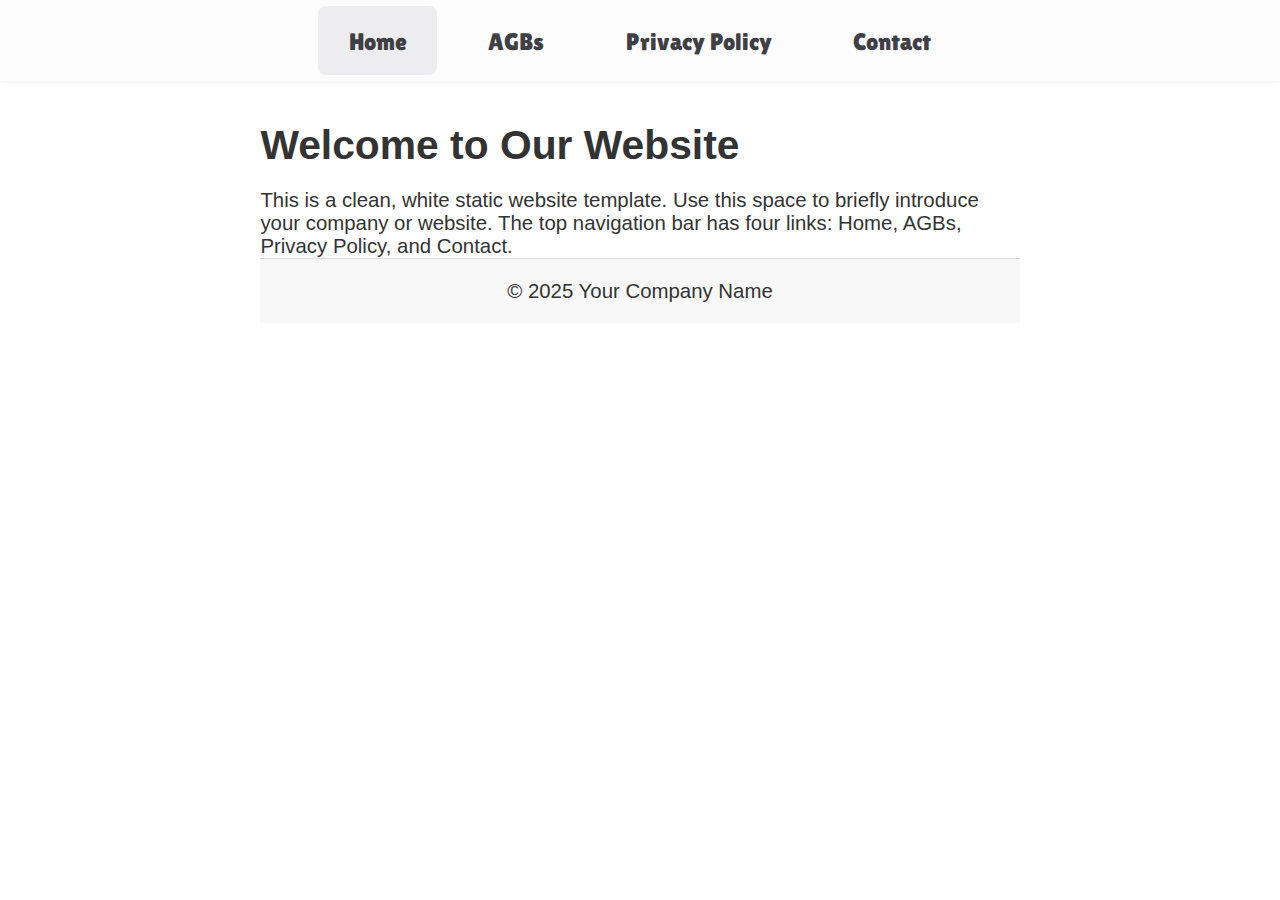
<file: index.html>
<!DOCTYPE html>
<html lang="en">
<head>
  <meta charset="UTF-8" />
  <meta name="viewport" content="width=device-width, initial-scale=1.0"/>
  <title>My Static AGB Website</title>
  <!-- Link to external CSS -->
  <link rel="stylesheet" href="style.css" />
</head>
<body>
  <!-- Navigation Bar -->
  <nav class="navbar">
    <ul>
      <li><a href="home.html" class="active">Home</a></li>
      <li><a href="agb.html">AGBs</a></li>
      <li><a href="privacy.html">Privacy Policy</a></li>
      <li><a href="contact.html">Contact</a></li>
    </ul>
  </nav>

  <!-- Main Content Sections -->
  <main>
    <!-- Home Section -->
    <section id="home" class="section">
      <h1>Welcome to Our Website</h1>
      <p>
        This is a clean, white static website template. Use this space to briefly
        introduce your company or website. The top navigation bar has four links:
        Home, AGBs, Privacy Policy, and Contact.
      </p>
    </section>

  <!-- Footer (Optional) -->
  <footer>
    <p>&copy; 2025 Your Company Name</p>
  </footer>
</body>
</html>
</file>
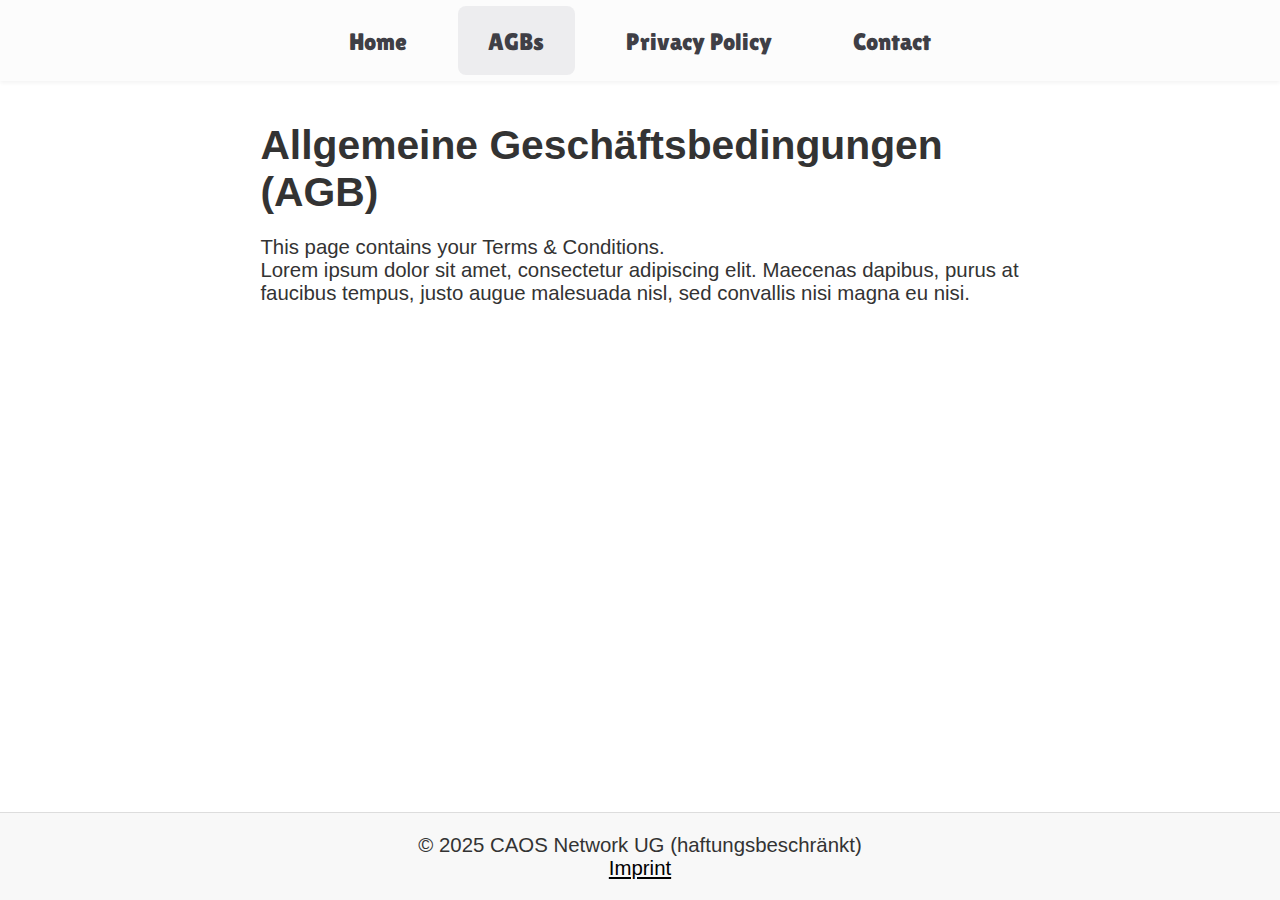
<file: AGBs/index.html>
<!DOCTYPE html>
<html lang="en">
<head>
  <meta charset="UTF-8" />
  <meta name="viewport" content="width=device-width, initial-scale=1.0"/>
  <meta name="theme-color" content="#ffffff"/>
  <title>AGBs | My Static AGB Website</title>
  <link rel="stylesheet" href="../style.css" />
</head>
<body>
  <div class="mobile-nav">
    <div class="page-title">AGBs</div>
    <button class="menu-toggle" onclick="toggleMenu()">☰</button>
  </div>

  <div class="mobile-menu" id="mobileMenu">
    <a href="../">Home</a>
    <a href="../AGBs/">AGBs</a>
    <a href="../Privacy/">Privacy Policy</a>
    <a href="../Contact/">Contact</a>
  </div>

  <!-- Navigation Bar -->
  <nav class="navbar">
    <ul>
      <li><a href="../">Home</a></li>
      <li><a href="../AGBs/" class="active">AGBs</a></li>
      <li><a href="../Privacy/">Privacy Policy</a></li>
      <li><a href="../Contact/">Contact</a></li>
    </ul>
  </nav>

  <!-- Main Content -->
  <main>
    <section>
      <h1>Allgemeine Geschäftsbedingungen (AGB)</h1>
      <p>
        This page contains your Terms & Conditions.
      </p>
      <p>
        Lorem ipsum dolor sit amet, consectetur adipiscing elit. Maecenas 
        dapibus, purus at faucibus tempus, justo augue malesuada nisl, sed 
        convallis nisi magna eu nisi.
      </p>
    </section>
  </main>

  <!-- Footer (Optional) -->
  <footer>
    <p>&copy; 2025 CAOS Network UG (haftungsbeschränkt)</p>
    <p><a href="./Imprint/" style="color: black;">Imprint</a></p></p>
  </footer>
  <script>
    function toggleMenu() {
      const menu = document.getElementById('mobileMenu');
      menu.classList.toggle('show');
    }
  </script>  
</body>
</html>
</file>
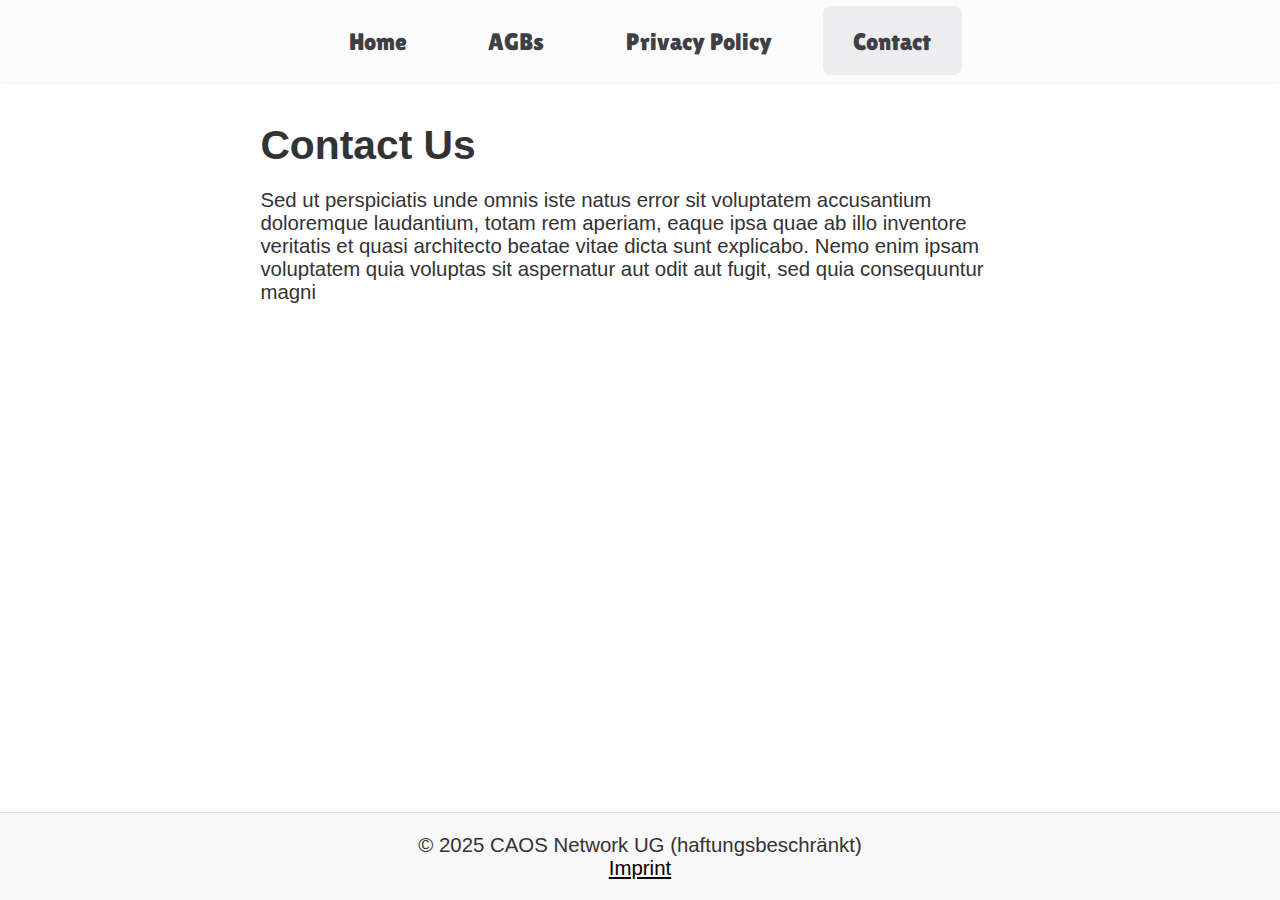
<file: Contact/index.html>
<!DOCTYPE html>
<html lang="en">
<head>
  <meta charset="UTF-8" />
  <meta name="viewport" content="width=device-width, initial-scale=1.0"/>
  <meta name="theme-color" content="#ffffff"/>
  <title>Contact | My Static AGB Website</title>
  <link rel="stylesheet" href="../style.css" />
</head>
<body>
  <div class="mobile-nav">
    <div class="page-title">Contact</div>
    <button class="menu-toggle" onclick="toggleMenu()">☰</button>
  </div>

  <div class="mobile-menu" id="mobileMenu">
    <a href="../">Home</a>
    <a href="../AGBs/">AGBs</a>
    <a href="../Privacy/">Privacy Policy</a>
    <a href="../Contact/">Contact</a>
  </div>

  <!-- Navigation Bar -->
  <nav class="navbar">
    <ul>
      <li><a href="../">Home</a></li>
      <li><a href="../AGBs/">AGBs</a></li>
      <li><a href="../Privacy/">Privacy Policy</a></li>
      <li><a href="../Contact/" class="active">Contact</a></li>
    </ul>
  </nav>

  <!-- Main Content -->
  <main>
    <section>
      <h1>Contact Us</h1>
      <p>
        Sed ut perspiciatis unde omnis iste natus error sit voluptatem accusantium doloremque laudantium, 
        totam rem aperiam, eaque ipsa quae ab illo inventore veritatis et quasi architecto beatae vitae dicta sunt explicabo. 
        Nemo enim ipsam voluptatem quia voluptas sit aspernatur aut odit aut fugit, sed quia consequuntur magni
      </p>
    </section>
  </main>

  <!-- Footer (Optional) -->
  <footer>
    <p>&copy; 2025 CAOS Network UG (haftungsbeschränkt) </p></p>
    <p><a href="../Imprint/" style="color: black;">Imprint</a></p></p>
  </footer>
  <script>
    function toggleMenu() {
      const menu = document.getElementById('mobileMenu');
      menu.classList.toggle('show');
    }
  </script>  
</body>
</html>
</file>
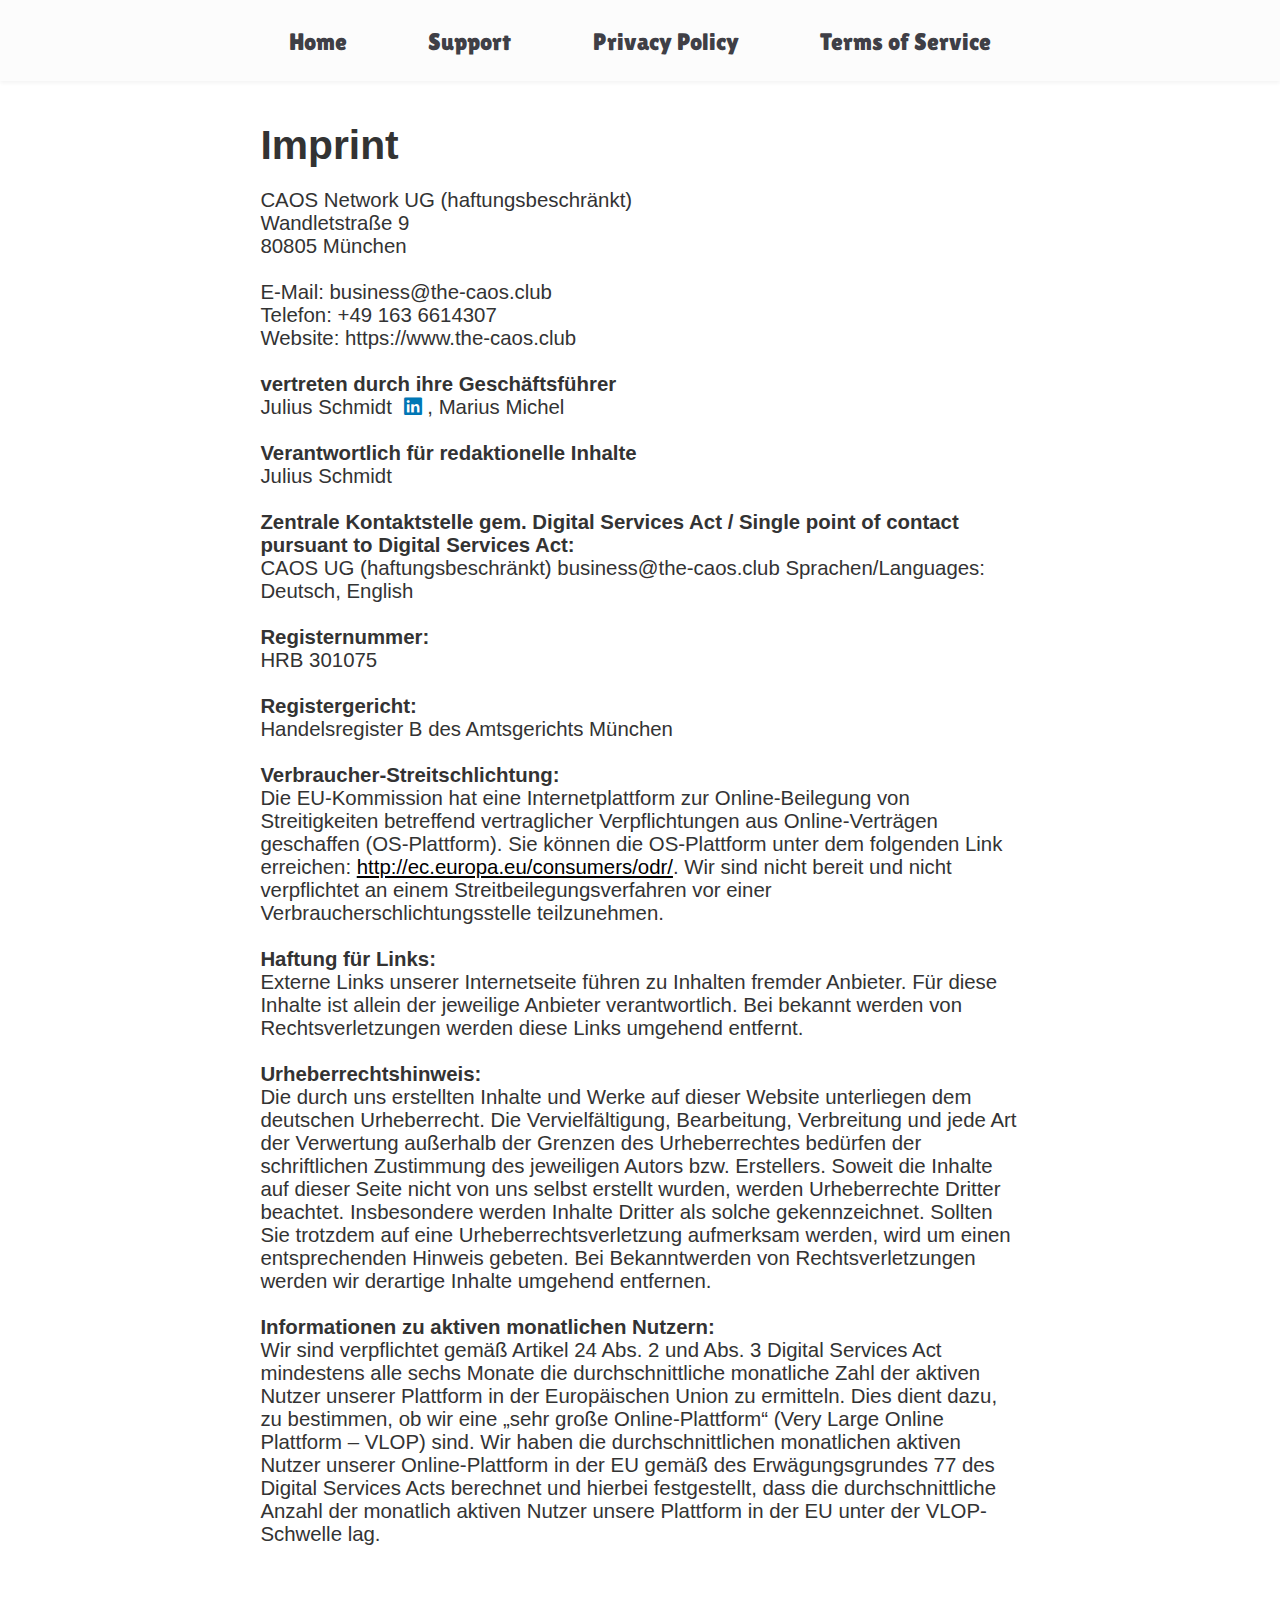
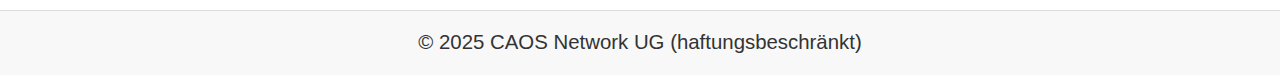
<file: Imprint/index.html>
<!DOCTYPE html>
<html lang="de">
<head>
  <meta charset="UTF-8" />
  <meta name="viewport" content="width=device-width, initial-scale=1.0"/>
  <title>Impressum | Deine Website</title>
  <link rel="icon" href="../CAOS_app_icon.svg" type="image/svg+xml">
  <link rel="stylesheet" href="https://cdnjs.cloudflare.com/ajax/libs/font-awesome/6.5.0/css/all.min.css">
  <link rel="stylesheet" href="../style.css" />
</head>
<body>
  <div class="mobile-nav">
    <div class="page-title">Imprint</div>
    <button class="menu-toggle" onclick="toggleMenu()">☰</button>
  </div>

  <div class="mobile-menu" id="mobileMenu">
    <a href="../">Home</a>
    <a href="../Support/">Support</a>
    <a href="../Privacy-Policy/">Privacy Policy</a>
    <a href="../Terms-of-Service/">Terms of Service</a>
  </div>

  <nav class="navbar">
    <ul>
      <li><a href="../">Home</a></li>
      <li><a href="../Support/">Support</a></li>
      <li><a href="../Privacy-Policy/">Privacy Policy</a></li>
      <li><a href="../Terms-of-Service/">Terms of Service</a></li>
    </ul>
  </nav>

  <main>
    <section>
      <h1>Imprint</h1>
      <p>
        CAOS Network UG (haftungsbeschränkt)<br />
        Wandletstraße 9<br />
        80805 München<br />
        <br />
      </p>

      <p>
        E-Mail: business@the-caos.club<br />
        Telefon: +49 163 6614307<br />
        Website: https://www.the-caos.club
        <br />
        <br />
      </p>

      <p>
        <strong>vertreten durch ihre Geschäftsführer</strong><br />
        Julius Schmidt
        <a href="https://www.linkedin.com/in/julius-schmidt-tum" target="_blank" class="linkedin-icon" aria-label="LinkedIn">
          <i class="fab fa-linkedin"></i>
        </a>, Marius Michel
        <br />
        <br />
      </p>      

      <p>
        <strong>Verantwortlich für redaktionelle Inhalte</strong><br />
        Julius Schmidt
        <br />
        <br />
      </p>  

      <p><strong>Zentrale Kontaktstelle gem. Digital Services Act / Single point of contact pursuant to Digital Services Act:</strong><br />
        CAOS UG (haftungsbeschränkt)
        business@the-caos.club
        Sprachen/Languages: Deutsch, English
        <br />     
        <br />
      </p>

      <p><strong>Registernummer:</strong><br />
        HRB 301075
        <br />     
        <br />
      </p>
      <p><strong>Registergericht:</strong><br />
        Handelsregister B des Amtsgerichts München
        <br />
        <br />
      </p>

      <!--

      <p><strong>Umsatzsteuer-Identifikationsnummer:</strong><br />
        -/-
        <br />
        <br />
      </p>
      
      -->

      <p><strong>Verbraucher-Streitschlichtung:</strong><br />
        Die EU-Kommission hat eine Internetplattform zur Online-Beilegung von Streitigkeiten betreffend vertraglicher Verpflichtungen aus 
        Online-Verträgen geschaffen (OS-Plattform). Sie können die OS-Plattform unter dem folgenden Link erreichen: 
        <a href="http://ec.europa.eu/consumers/odr/" target="_blank" rel="noopener noreferrer" style="color: black;">http://ec.europa.eu/consumers/odr/</a>. 
        Wir sind nicht bereit und nicht verpflichtet an einem Streitbeilegungsverfahren vor einer Verbraucherschlichtungsstelle teilzunehmen.
        <br />
        <br />
      </p>

      <p><strong>Haftung für Links:</strong><br />
        Externe Links unserer Internetseite führen zu Inhalten fremder Anbieter. Für diese Inhalte ist allein der jeweilige Anbieter verantwortlich. 
        Bei bekannt werden von Rechtsverletzungen werden diese Links umgehend entfernt.
        <br />
        <br />
      </p>

      <p><strong>Urheberrechtshinweis:</strong><br />
        Die durch uns erstellten Inhalte und Werke auf dieser Website unterliegen dem deutschen Urheberrecht. 
        Die Vervielfältigung, Bearbeitung, Verbreitung und jede Art der Verwertung außerhalb der Grenzen des Urheberrechtes 
        bedürfen der schriftlichen Zustimmung des jeweiligen Autors bzw. Erstellers. Soweit die Inhalte auf dieser Seite nicht 
        von uns selbst erstellt wurden, werden Urheberrechte Dritter beachtet. Insbesondere werden Inhalte Dritter als solche gekennzeichnet. 
        Sollten Sie trotzdem auf eine Urheberrechtsverletzung aufmerksam werden, wird um einen entsprechenden Hinweis gebeten. Bei Bekanntwerden von 
        Rechtsverletzungen werden wir derartige Inhalte umgehend entfernen.
        <br />
        <br />
      </p>

      <p><strong>Informationen zu aktiven monatlichen Nutzern:</strong><br />
        Wir sind verpflichtet gemäß Artikel 24 Abs. 2 und Abs. 3 Digital Services Act mindestens alle sechs Monate die durchschnittliche monatliche Zahl 
        der aktiven Nutzer unserer Plattform in der Europäischen Union zu ermitteln. Dies dient dazu, zu bestimmen, ob wir eine „sehr große Online-Plattform“ 
        (Very Large Online Plattform – VLOP) sind. Wir haben die durchschnittlichen monatlichen aktiven Nutzer unserer Online-Plattform in der EU gemäß des Erwägungsgrundes 
        77 des Digital Services Acts berechnet und hierbei festgestellt, dass die durchschnittliche Anzahl der monatlich aktiven Nutzer unsere Plattform in der EU unter 
        der VLOP-Schwelle lag.
        <br />
        <br />
      </p>
    </section>
  </main>
  
  <footer>
    <p>&copy; 2025 CAOS Network UG (haftungsbeschränkt)</p>
  </footer>

  <script>
    function toggleMenu() {
      const menu = document.getElementById('mobileMenu');
      menu.classList.toggle('show');
    }
  </script>
</body>
</html>
</file>
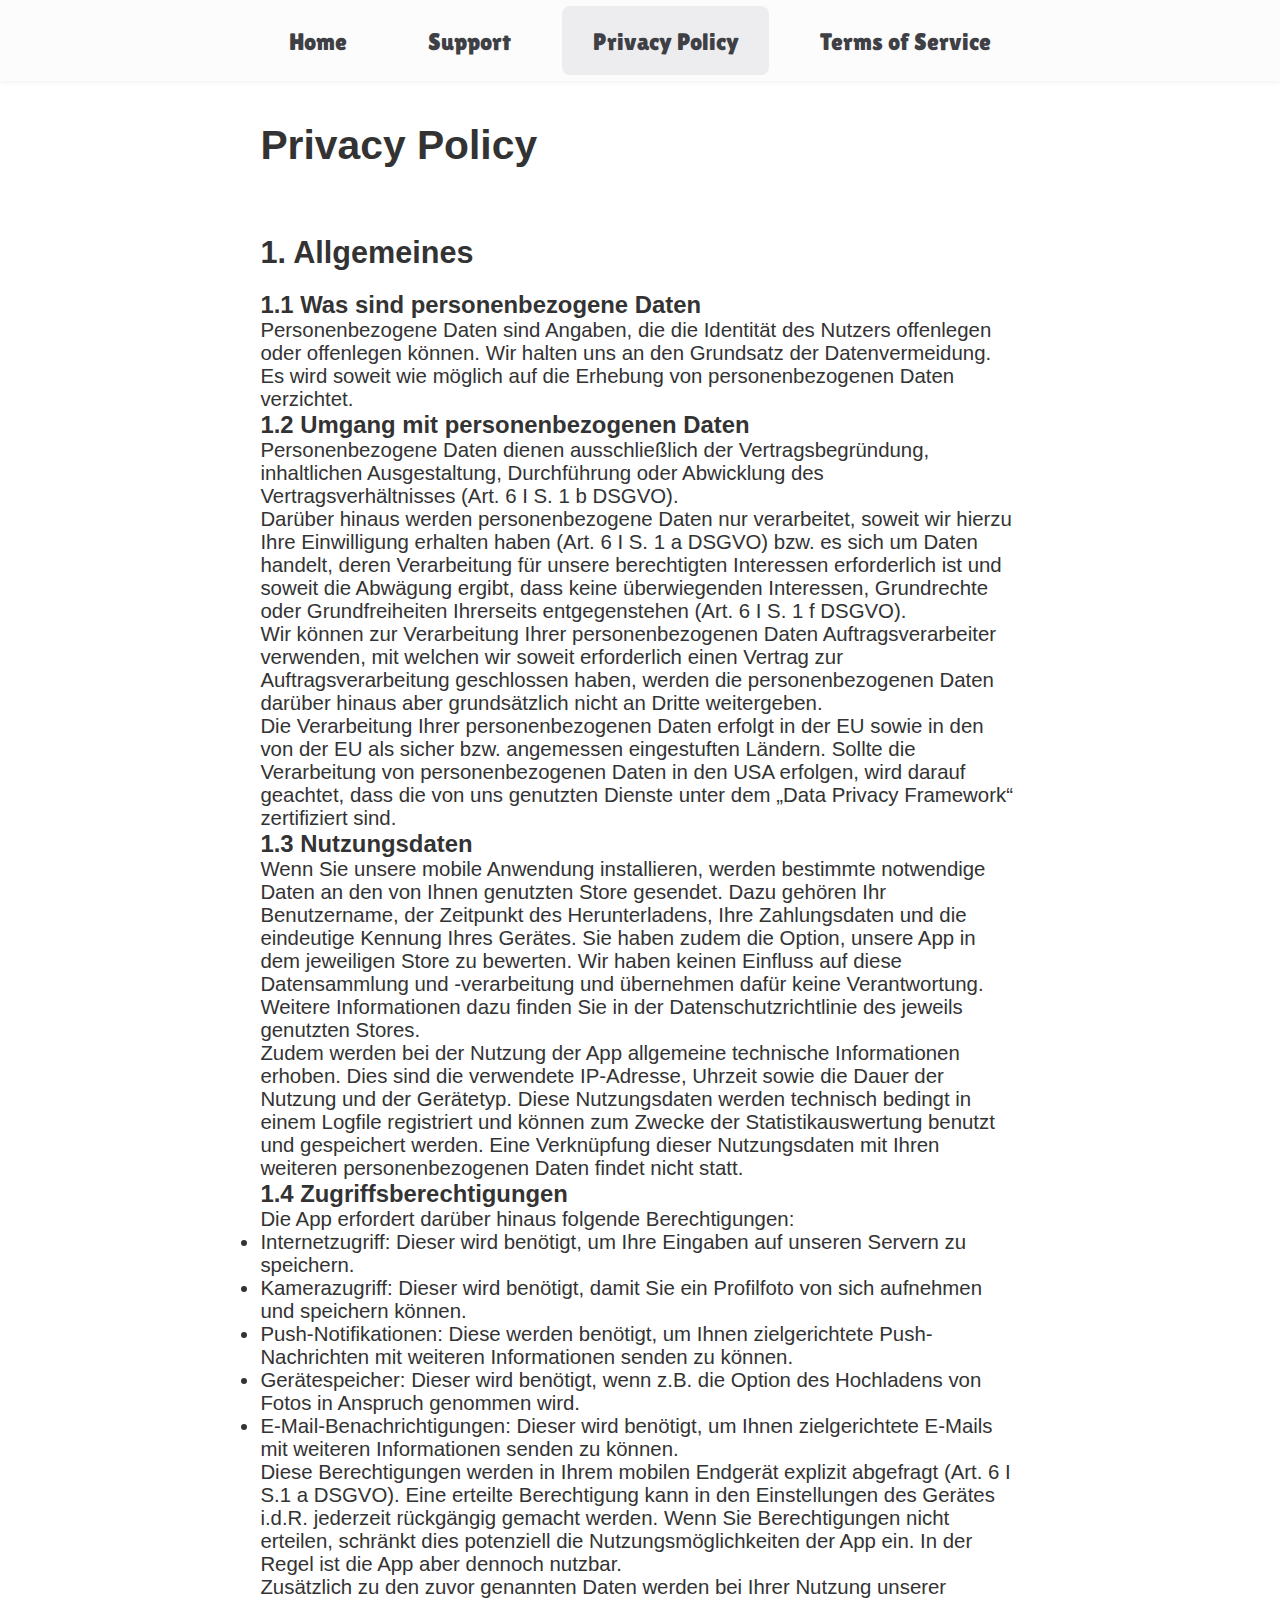
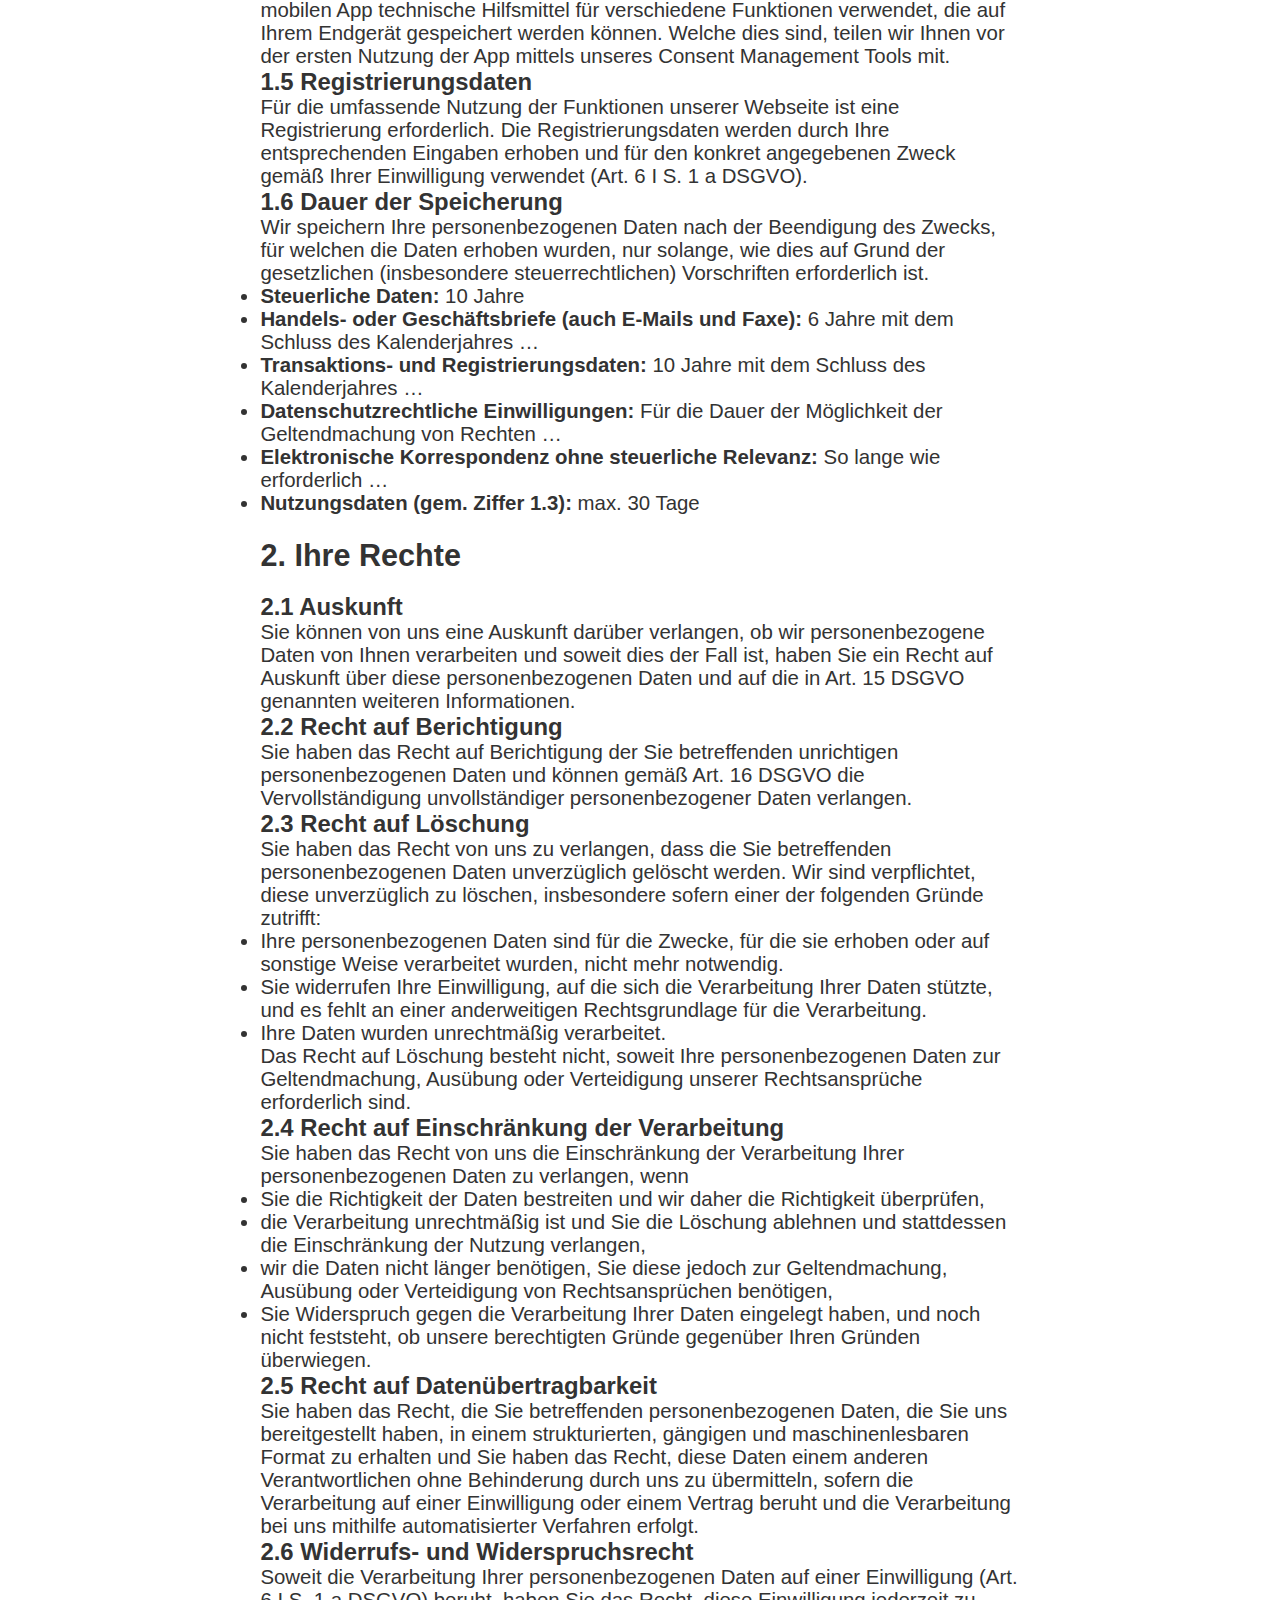
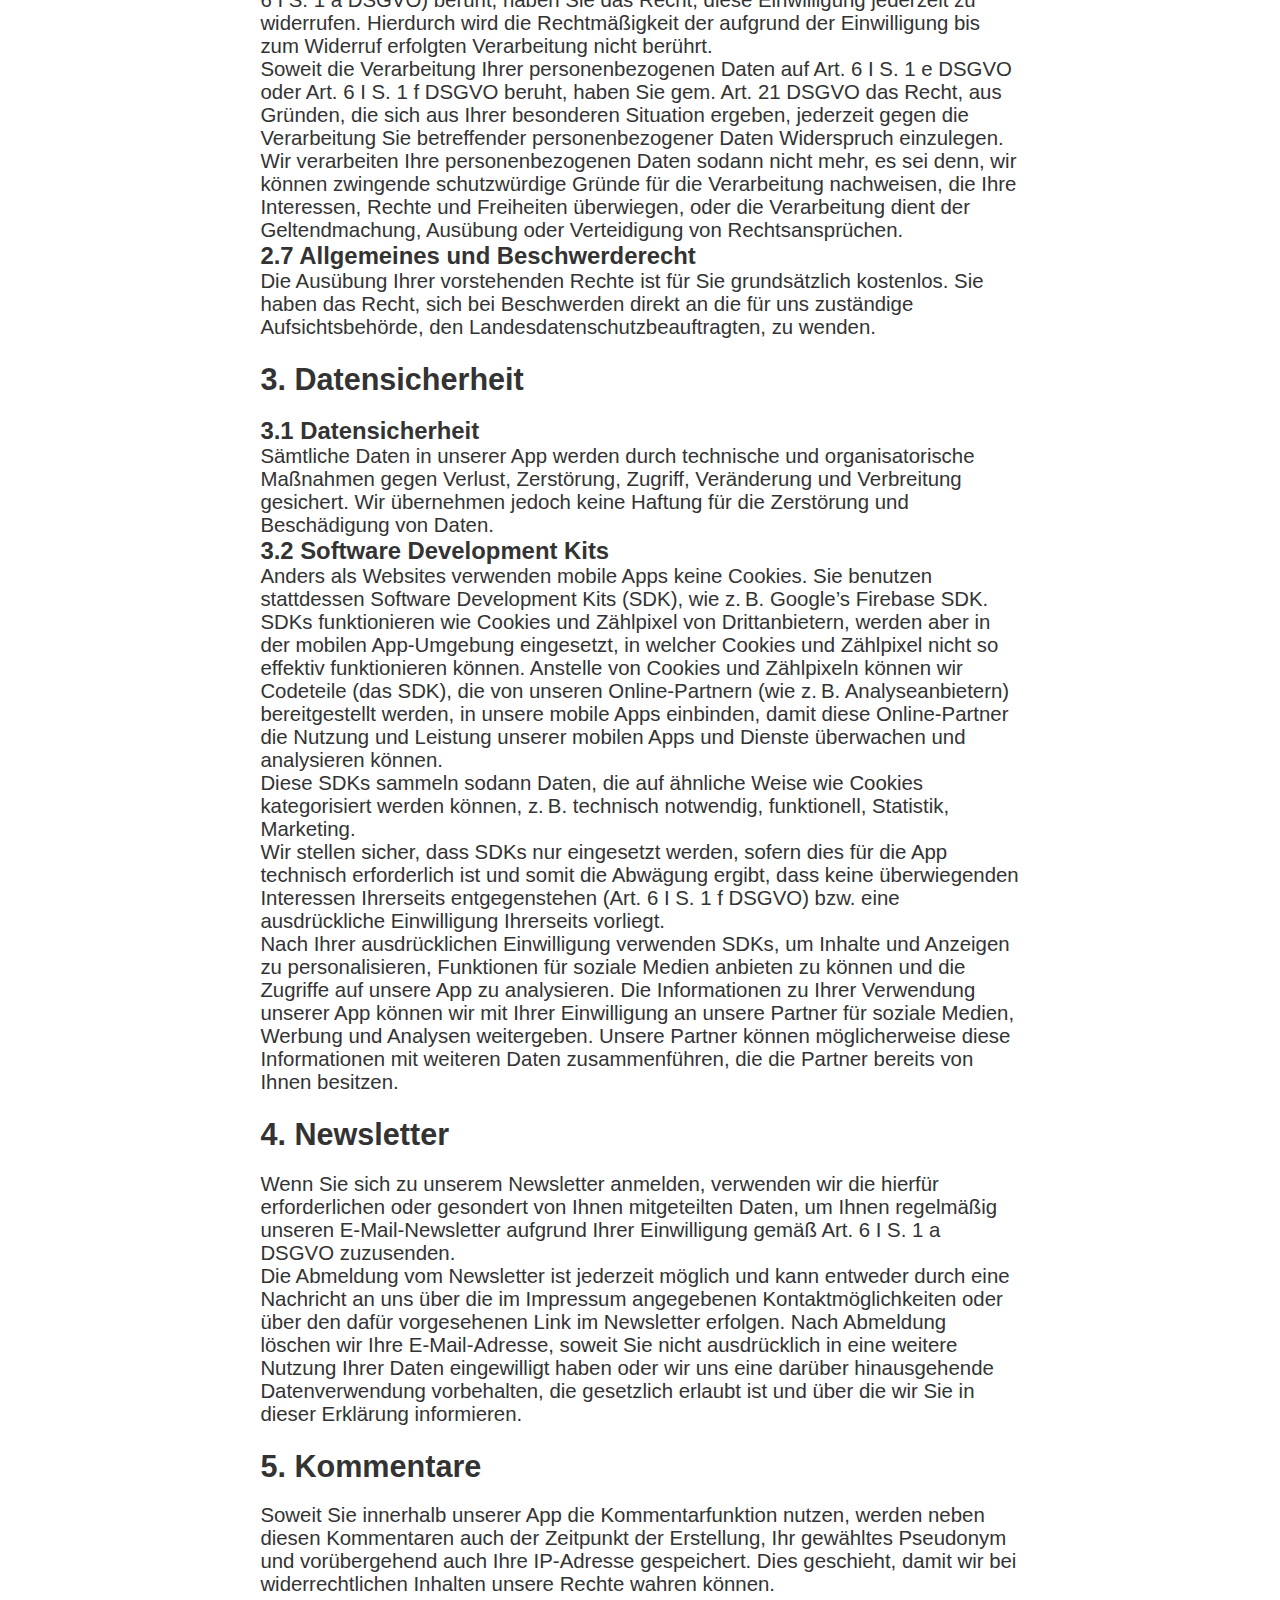
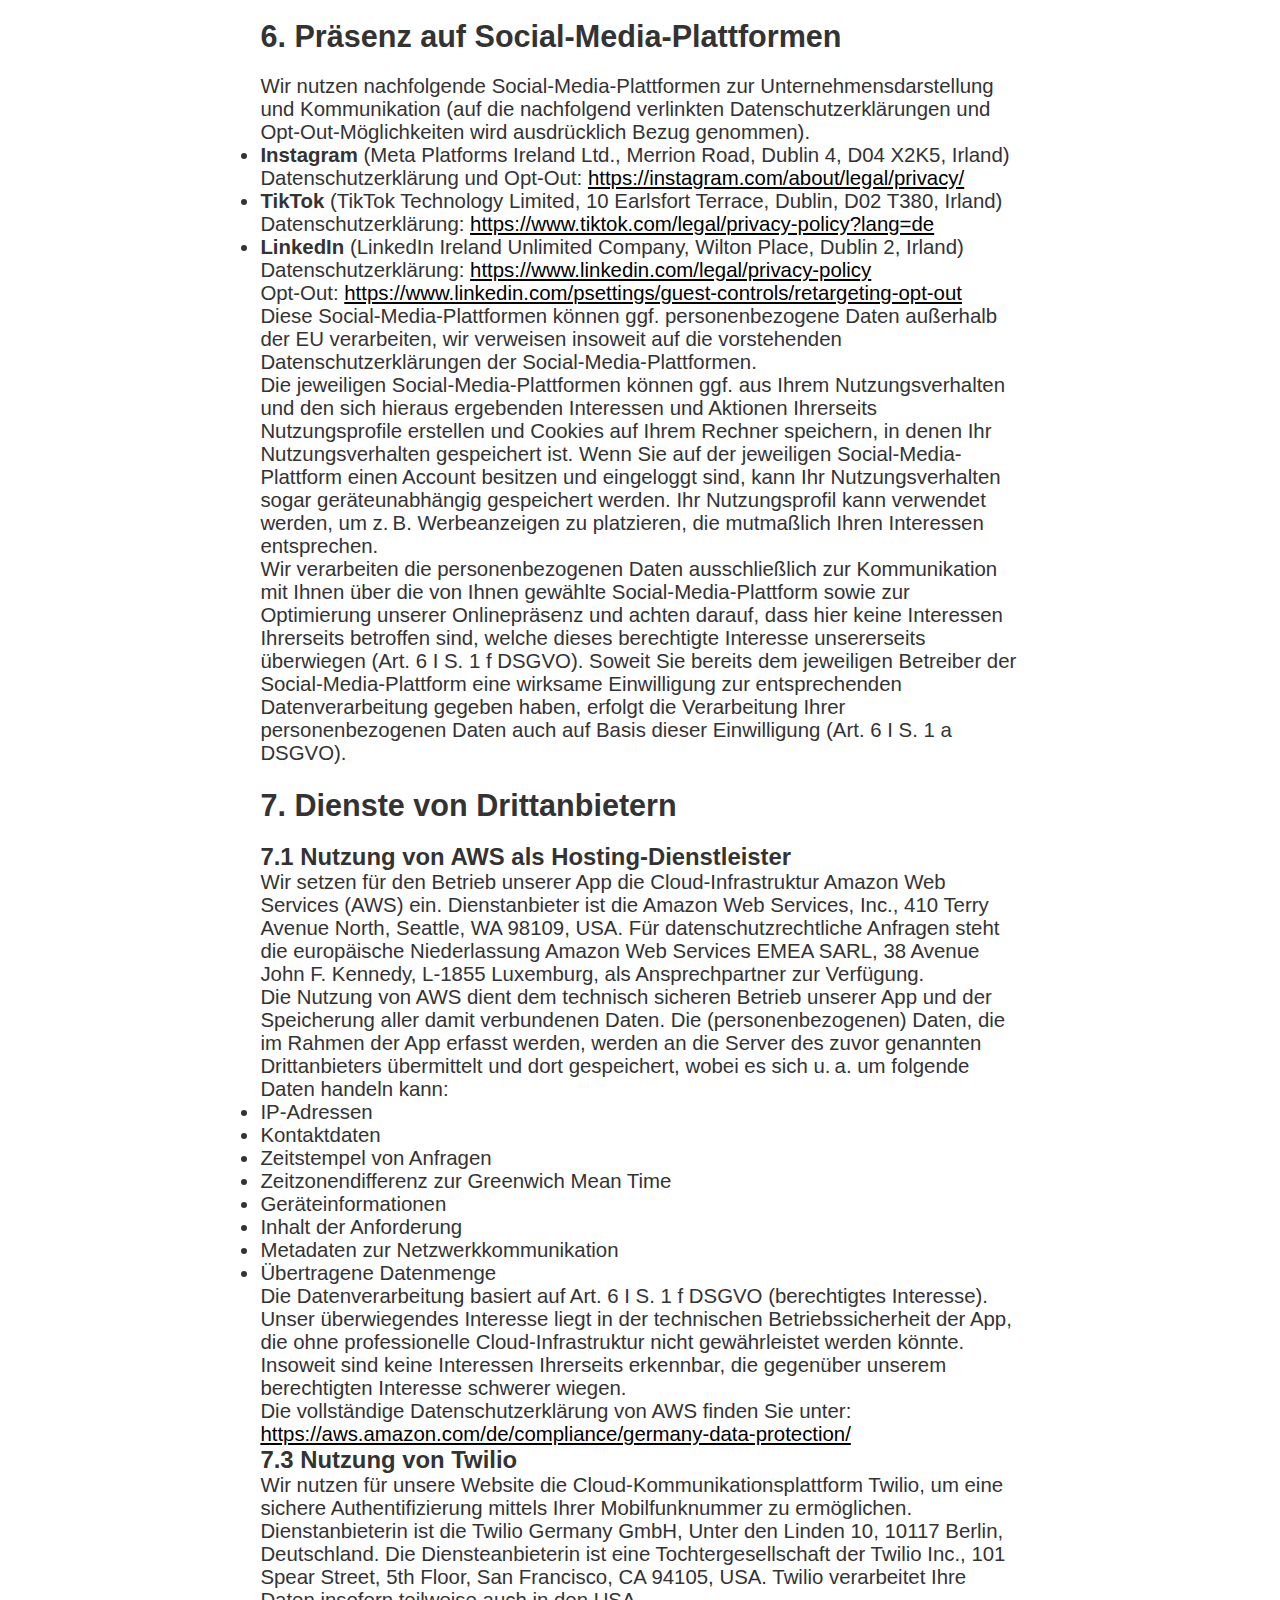
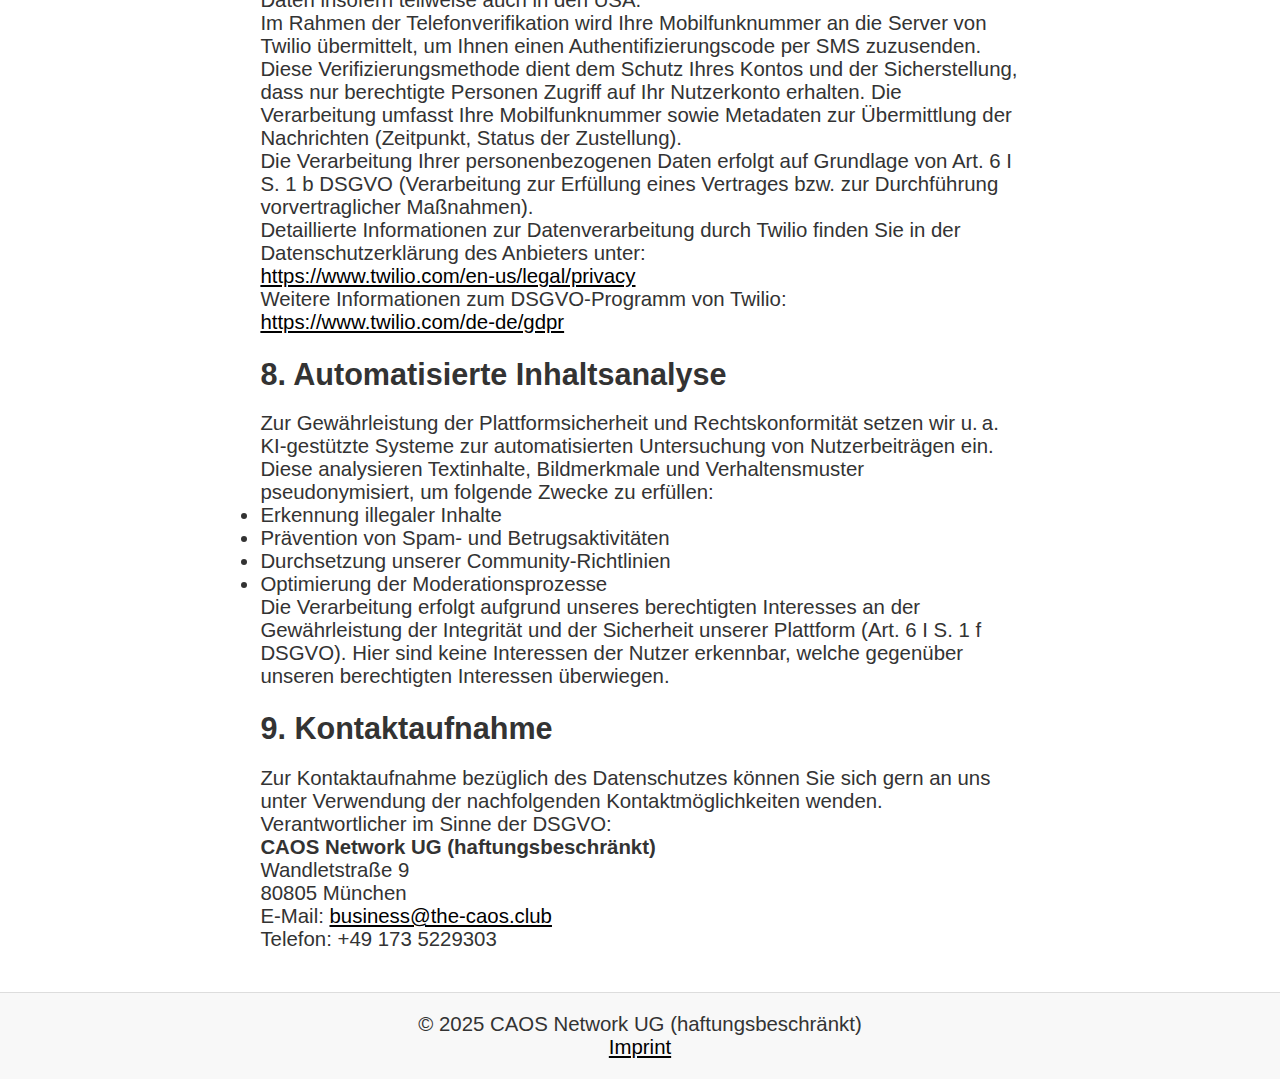
<file: Privacy Policy/index.html>
<!DOCTYPE html>
<html lang="en">
<head>
  <meta charset="UTF-8" />
  <meta name="viewport" content="width=device-width, initial-scale=1.0"/>
  <meta name="theme-color" content="#ffffff"/>
  <title>Privacy Policy | My Static AGB Website</title>
  <link rel="icon" href="../CAOS_app_icon.svg" type="image/svg+xml">
  <link rel="stylesheet" href="../style.css" />
</head>
<body>
  <div class="mobile-nav">
    <div class="page-title">Privacy Policy</div>
    <button class="menu-toggle" onclick="toggleMenu()">☰</button>
  </div>

  <div class="mobile-menu" id="mobileMenu">
    <a href="../">Home</a>
    <a href="../Support/">Support</a>
    <a href="../Privacy Policy/">Privacy Policy</a>
    <a href="../Terms of Service/">Terms of Service</a>
  </div>

  <!-- Navigation Bar -->
  <nav class="navbar">
    <ul>
      <li><a href="../" >Home</a></li>
      <li><a href="../Support/">Support</a></li>
      <li><a href="../Privacy Policy/" class="active">Privacy Policy</a></li>
      <li><a href="../Terms of Service/">Terms of Service</a></li>
    </ul>
  </nav>

  <!-- Main Content -->
  <main>
    <section>
      <h1>Privacy Policy</h1>
      <br />
      <br />

      <h2>1. Allgemeines</h2>

      <h3>1.1 Was sind personenbezogene Daten</h3>
      <p>
        Personenbezogene Daten sind Angaben, die die Identität des Nutzers offenlegen oder offenlegen können. Wir halten uns an den Grundsatz der Datenvermeidung. Es wird soweit wie möglich auf die Erhebung von personenbezogenen Daten verzichtet.
      </p>
      
      <h3>1.2 Umgang mit personenbezogenen Daten</h3>
      <p>
        Personenbezogene Daten dienen ausschließlich der Vertragsbegründung, inhaltlichen Ausgestaltung, Durchführung oder Abwicklung des Vertragsverhältnisses (Art. 6 I S. 1 b DSGVO).
      </p>
      <p>
        Darüber hinaus werden personenbezogene Daten nur verarbeitet, soweit wir hierzu Ihre Einwilligung erhalten haben (Art. 6 I S. 1 a DSGVO) bzw. es sich um Daten handelt, deren Verarbeitung für unsere berechtigten Interessen erforderlich ist und soweit die Abwägung ergibt, dass keine überwiegenden Interessen, Grundrechte oder Grundfreiheiten Ihrerseits entgegenstehen (Art. 6 I S. 1 f DSGVO).
      </p>
      <p>
        Wir können zur Verarbeitung Ihrer personenbezogenen Daten Auftragsverarbeiter verwenden, mit welchen wir soweit erforderlich einen Vertrag zur Auftragsverarbeitung geschlossen haben, werden die personenbezogenen Daten darüber hinaus aber grundsätzlich nicht an Dritte weitergeben.
      </p>
      <p>
        Die Verarbeitung Ihrer personenbezogenen Daten erfolgt in der EU sowie in den von der EU als sicher bzw. angemessen eingestuften Ländern. Sollte die Verarbeitung von personenbezogenen Daten in den USA erfolgen, wird darauf geachtet, dass die von uns genutzten Dienste unter dem „Data Privacy Framework“ zertifiziert sind.
      </p>
      
      <h3>1.3 Nutzungsdaten</h3>
      <p>
        Wenn Sie unsere mobile Anwendung installieren, werden bestimmte notwendige Daten an den von Ihnen genutzten Store gesendet. Dazu gehören Ihr Benutzername, der Zeitpunkt des Herunterladens, Ihre Zahlungsdaten und die eindeutige Kennung Ihres Gerätes. Sie haben zudem die Option, unsere App in dem jeweiligen Store zu bewerten. Wir haben keinen Einfluss auf diese Datensammlung und -verarbeitung und übernehmen dafür keine Verantwortung. Weitere Informationen dazu finden Sie in der Datenschutzrichtlinie des jeweils genutzten Stores.
      </p>
      <p>
        Zudem werden bei der Nutzung der App allgemeine technische Informationen erhoben. Dies sind die verwendete IP-Adresse, Uhrzeit sowie die Dauer der Nutzung und der Gerätetyp. Diese Nutzungsdaten werden technisch bedingt in einem Logfile registriert und können zum Zwecke der Statistikauswertung benutzt und gespeichert werden. Eine Verknüpfung dieser Nutzungsdaten mit Ihren weiteren personenbezogenen Daten findet nicht statt.
      </p>
      
      <h3>1.4 Zugriffsberechtigungen</h3>
      <p>
        Die App erfordert darüber hinaus folgende Berechtigungen:
      </p>
      <ul>
        <li>Internetzugriff: Dieser wird benötigt, um Ihre Eingaben auf unseren Servern zu speichern.</li>
        <li>Kamerazugriff: Dieser wird benötigt, damit Sie ein Profilfoto von sich aufnehmen und speichern können.</li>
        <li>Push-Notifikationen: Diese werden benötigt, um Ihnen zielgerichtete Push-Nachrichten mit weiteren Informationen senden zu können.</li>
        <li>Gerätespeicher: Dieser wird benötigt, wenn z.B. die Option des Hochladens von Fotos in Anspruch genommen wird.</li>
        <li>E-Mail-Benachrichtigungen: Dieser wird benötigt, um Ihnen zielgerichtete E-Mails mit weiteren Informationen senden zu können.</li>
      </ul>
      <p>
        Diese Berechtigungen werden in Ihrem mobilen Endgerät explizit abgefragt (Art. 6 I S.1 a DSGVO). Eine erteilte Berechtigung kann in den Einstellungen des Gerätes i.d.R. jederzeit rückgängig gemacht werden. Wenn Sie Berechtigungen nicht erteilen, schränkt dies potenziell die Nutzungsmöglichkeiten der App ein. In der Regel ist die App aber dennoch nutzbar.
      </p>
      <p>
        Zusätzlich zu den zuvor genannten Daten werden bei Ihrer Nutzung unserer mobilen App technische Hilfsmittel für verschiedene Funktionen verwendet, die auf Ihrem Endgerät gespeichert werden können. Welche dies sind, teilen wir Ihnen vor der ersten Nutzung der App mittels unseres Consent Management Tools mit.
      </p>
      
      <h3>1.5 Registrierungsdaten</h3>
      <p>
        Für die umfassende Nutzung der Funktionen unserer Webseite ist eine Registrierung erforderlich. Die Registrierungsdaten werden durch Ihre entsprechenden Eingaben erhoben und für den konkret angegebenen Zweck gemäß Ihrer Einwilligung verwendet (Art. 6 I S. 1 a DSGVO).
      </p>
      
      <h3>1.6 Dauer der Speicherung</h3>
      <p>
        Wir speichern Ihre personenbezogenen Daten nach der Beendigung des Zwecks, für welchen die Daten erhoben wurden, nur solange, wie dies auf Grund der gesetzlichen (insbesondere steuerrechtlichen) Vorschriften erforderlich ist.
      </p>
      
      <!-- Tabelle oder Liste der Aufbewahrungsfristen -->
      <ul>
        <li><strong>Steuerliche Daten:</strong> 10 Jahre</li>
        <li><strong>Handels- oder Geschäftsbriefe (auch E-Mails und Faxe):</strong> 6 Jahre mit dem Schluss des Kalenderjahres …</li>
        <li><strong>Transaktions- und Registrierungsdaten:</strong> 10 Jahre mit dem Schluss des Kalenderjahres …</li>
        <li><strong>Datenschutzrechtliche Einwilligungen:</strong> Für die Dauer der Möglichkeit der Geltendmachung von Rechten …</li>
        <li><strong>Elektronische Korrespondenz ohne steuerliche Relevanz:</strong> So lange wie erforderlich …</li>
        <li><strong>Nutzungsdaten (gem. Ziffer 1.3):</strong> max. 30 Tage</li>
      </ul>
      
      <!-- Ihre Rechte abschnitt -->
      <br />
      <h2>2. Ihre Rechte</h2>

      <h3>2.1 Auskunft</h3>
      <p>
        Sie können von uns eine Auskunft darüber verlangen, ob wir personenbezogene Daten von Ihnen verarbeiten und soweit dies der Fall ist, haben Sie ein Recht auf Auskunft über diese personenbezogenen Daten und auf die in Art. 15 DSGVO genannten weiteren Informationen.
      </p>

      <h3>2.2 Recht auf Berichtigung</h3>
      <p>
        Sie haben das Recht auf Berichtigung der Sie betreffenden unrichtigen personenbezogenen Daten und können gemäß Art. 16 DSGVO die Vervollständigung unvollständiger personenbezogener Daten verlangen.
      </p>

      <h3>2.3 Recht auf Löschung</h3>
      <p>
        Sie haben das Recht von uns zu verlangen, dass die Sie betreffenden personenbezogenen Daten unverzüglich gelöscht werden. Wir sind verpflichtet, diese unverzüglich zu löschen, insbesondere sofern einer der folgenden Gründe zutrifft:
      </p>
      <ul>
        <li>Ihre personenbezogenen Daten sind für die Zwecke, für die sie erhoben oder auf sonstige Weise verarbeitet wurden, nicht mehr notwendig.</li>
        <li>Sie widerrufen Ihre Einwilligung, auf die sich die Verarbeitung Ihrer Daten stützte, und es fehlt an einer anderweitigen Rechtsgrundlage für die Verarbeitung.</li>
        <li>Ihre Daten wurden unrechtmäßig verarbeitet.</li>
      </ul>
      <p>
        Das Recht auf Löschung besteht nicht, soweit Ihre personenbezogenen Daten zur Geltendmachung, Ausübung oder Verteidigung unserer Rechtsansprüche erforderlich sind.
      </p>

      <h3>2.4 Recht auf Einschränkung der Verarbeitung</h3>
      <p>
        Sie haben das Recht von uns die Einschränkung der Verarbeitung Ihrer personenbezogenen Daten zu verlangen, wenn
      </p>
      <ul>
        <li>Sie die Richtigkeit der Daten bestreiten und wir daher die Richtigkeit überprüfen,</li>
        <li>die Verarbeitung unrechtmäßig ist und Sie die Löschung ablehnen und stattdessen die Einschränkung der Nutzung verlangen,</li>
        <li>wir die Daten nicht länger benötigen, Sie diese jedoch zur Geltendmachung, Ausübung oder Verteidigung von Rechtsansprüchen benötigen,</li>
        <li>Sie Widerspruch gegen die Verarbeitung Ihrer Daten eingelegt haben, und noch nicht feststeht, ob unsere berechtigten Gründe gegenüber Ihren Gründen überwiegen.</li>
      </ul>

      <h3>2.5 Recht auf Datenübertragbarkeit</h3>
      <p>
        Sie haben das Recht, die Sie betreffenden personenbezogenen Daten, die Sie uns bereitgestellt haben, in einem strukturierten, gängigen und maschinenlesbaren Format zu erhalten und Sie haben das Recht, diese Daten einem anderen Verantwortlichen ohne Behinderung durch uns zu übermitteln, sofern die Verarbeitung auf einer Einwilligung oder einem Vertrag beruht und die Verarbeitung bei uns mithilfe automatisierter Verfahren erfolgt.
      </p>

      <h3>2.6 Widerrufs- und Widerspruchsrecht</h3>
      <p>
        Soweit die Verarbeitung Ihrer personenbezogenen Daten auf einer Einwilligung (Art. 6 I S. 1 a DSGVO) beruht, haben Sie das Recht, diese Einwilligung jederzeit zu widerrufen. Hierdurch wird die Rechtmäßigkeit der aufgrund der Einwilligung bis zum Widerruf erfolgten Verarbeitung nicht berührt.
      </p>
      <p>
        Soweit die Verarbeitung Ihrer personenbezogenen Daten auf Art. 6 I S. 1 e DSGVO oder Art. 6 I S. 1 f DSGVO beruht, haben Sie gem. Art. 21 DSGVO das Recht, aus Gründen, die sich aus Ihrer besonderen Situation ergeben, jederzeit gegen die Verarbeitung Sie betreffender personenbezogener Daten Widerspruch einzulegen. Wir verarbeiten Ihre personenbezogenen Daten sodann nicht mehr, es sei denn, wir können zwingende schutzwürdige Gründe für die Verarbeitung nachweisen, die Ihre Interessen, Rechte und Freiheiten überwiegen, oder die Verarbeitung dient der Geltendmachung, Ausübung oder Verteidigung von Rechtsansprüchen.
      </p>

      <h3>2.7 Allgemeines und Beschwerderecht</h3>
      <p>
        Die Ausübung Ihrer vorstehenden Rechte ist für Sie grundsätzlich kostenlos. Sie haben das Recht, sich bei Beschwerden direkt an die für uns zuständige Aufsichtsbehörde, den Landesdatenschutzbeauftragten, zu wenden.
      </p>
      <br />

      <h2>3. Datensicherheit</h2>
      <h3>3.1 Datensicherheit</h3>
      <p>
        Sämtliche Daten in unserer App werden durch technische und organisatorische Maßnahmen gegen Verlust, Zerstörung, Zugriff, Veränderung und Verbreitung gesichert. Wir übernehmen jedoch keine Haftung für die Zerstörung und Beschädigung von Daten.
      </p>
      <h3>3.2 Software Development Kits</h3>
      <p>
        Anders als Websites verwenden mobile Apps keine Cookies. Sie benutzen stattdessen Software Development Kits (SDK), wie z. B. Google’s Firebase SDK.
      </p>
      <p>
        SDKs funktionieren wie Cookies und Zählpixel von Drittanbietern, werden aber in der mobilen App-Umgebung eingesetzt, in welcher Cookies und Zählpixel nicht so effektiv funktionieren können. Anstelle von Cookies und Zählpixeln können wir Codeteile (das SDK), die von unseren Online-Partnern (wie z. B. Analyseanbietern) bereitgestellt werden, in unsere mobile Apps einbinden, damit diese Online-Partner die Nutzung und Leistung unserer mobilen Apps und Dienste überwachen und analysieren können.
      </p>
      <p>
        Diese SDKs sammeln sodann Daten, die auf ähnliche Weise wie Cookies kategorisiert werden können, z. B. technisch notwendig, funktionell, Statistik, Marketing.
      </p>
      <p>
        Wir stellen sicher, dass SDKs nur eingesetzt werden, sofern dies für die App technisch erforderlich ist und somit die Abwägung ergibt, dass keine überwiegenden Interessen Ihrerseits entgegenstehen (Art. 6 I S. 1 f DSGVO) bzw. eine ausdrückliche Einwilligung Ihrerseits vorliegt.
      </p>
      <p>
        Nach Ihrer ausdrücklichen Einwilligung verwenden SDKs, um Inhalte und Anzeigen zu personalisieren, Funktionen für soziale Medien anbieten zu können und die Zugriffe auf unsere App zu analysieren. Die Informationen zu Ihrer Verwendung unserer App können wir mit Ihrer Einwilligung an unsere Partner für soziale Medien, Werbung und Analysen weitergeben. Unsere Partner können möglicherweise diese Informationen mit weiteren Daten zusammenführen, die die Partner bereits von Ihnen besitzen.
      </p>

      <br />
      <h2>4. Newsletter</h2>
      <p>
        Wenn Sie sich zu unserem Newsletter anmelden, verwenden wir die hierfür erforderlichen oder gesondert von Ihnen mitgeteilten Daten, um Ihnen regelmäßig unseren E-Mail-Newsletter aufgrund Ihrer Einwilligung gemäß Art. 6 I S. 1 a DSGVO zuzusenden.
      </p>
      <p>
        Die Abmeldung vom Newsletter ist jederzeit möglich und kann entweder durch eine Nachricht an uns über die im Impressum angegebenen Kontaktmöglichkeiten oder über den dafür vorgesehenen Link im Newsletter erfolgen. Nach Abmeldung löschen wir Ihre E-Mail-Adresse, soweit Sie nicht ausdrücklich in eine weitere Nutzung Ihrer Daten eingewilligt haben oder wir uns eine darüber hinausgehende Datenverwendung vorbehalten, die gesetzlich erlaubt ist und über die wir Sie in dieser Erklärung informieren.
      </p>

      <br />
      <h2>5. Kommentare</h2>
      <p>
        Soweit Sie innerhalb unserer App die Kommentarfunktion nutzen, werden neben diesen Kommentaren auch der Zeitpunkt der Erstellung, Ihr gewähltes Pseudonym und vorübergehend auch Ihre IP-Adresse gespeichert. Dies geschieht, damit wir bei widerrechtlichen Inhalten unsere Rechte wahren können.
      </p>

      <br />
      <h2>6. Präsenz auf Social-Media-Plattformen</h2>
      <p>
        Wir nutzen nachfolgende Social-Media-Plattformen zur Unternehmensdarstellung und Kommunikation (auf die nachfolgend verlinkten Datenschutzerklärungen und Opt-Out-Möglichkeiten wird ausdrücklich Bezug genommen).
      </p>
      <ul>
        <li>
          <strong>Instagram</strong> (Meta Platforms Ireland Ltd., Merrion Road, Dublin 4, D04 X2K5, Irland)<br>
          Datenschutzerklärung und Opt-Out: <a href="https://instagram.com/about/legal/privacy/" target="_blank" style="color: black;">https://instagram.com/about/legal/privacy/</a>
        </li>
        <li>
          <strong>TikTok</strong> (TikTok Technology Limited, 10 Earlsfort Terrace, Dublin, D02 T380, Irland)<br>
          Datenschutzerklärung: <a href="https://www.tiktok.com/legal/privacy-policy?lang=de" target="_blank" style="color: black;">https://www.tiktok.com/legal/privacy-policy?lang=de</a>
        </li>
        <li>
          <strong>LinkedIn</strong> (LinkedIn Ireland Unlimited Company, Wilton Place, Dublin 2, Irland)<br>
          Datenschutzerklärung: <a href="https://www.linkedin.com/legal/privacy-policy" target="_blank" style="color: black;">https://www.linkedin.com/legal/privacy-policy</a><br>
          Opt-Out: <a href="https://www.linkedin.com/psettings/guest-controls/retargeting-opt-out" target="_blank" style="color: black;">https://www.linkedin.com/psettings/guest-controls/retargeting-opt-out</a>
        </li>
      </ul>
      <p>
        Diese Social-Media-Plattformen können ggf. personenbezogene Daten außerhalb der EU verarbeiten, wir verweisen insoweit auf die vorstehenden Datenschutzerklärungen der Social-Media-Plattformen.
      </p>
      <p>
        Die jeweiligen Social-Media-Plattformen können ggf. aus Ihrem Nutzungsverhalten und den sich hieraus ergebenden Interessen und Aktionen Ihrerseits Nutzungsprofile erstellen und Cookies auf Ihrem Rechner speichern, in denen Ihr Nutzungsverhalten gespeichert ist. Wenn Sie auf der jeweiligen Social-Media-Plattform einen Account besitzen und eingeloggt sind, kann Ihr Nutzungsverhalten sogar geräteunabhängig gespeichert werden. Ihr Nutzungsprofil kann verwendet werden, um z. B. Werbeanzeigen zu platzieren, die mutmaßlich Ihren Interessen entsprechen.
      </p>
      <p>
        Wir verarbeiten die personenbezogenen Daten ausschließlich zur Kommunikation mit Ihnen über die von Ihnen gewählte Social-Media-Plattform sowie zur Optimierung unserer Onlinepräsenz und achten darauf, dass hier keine Interessen Ihrerseits betroffen sind, welche dieses berechtigte Interesse unsererseits überwiegen (Art. 6 I S. 1 f DSGVO). Soweit Sie bereits dem jeweiligen Betreiber der Social-Media-Plattform eine wirksame Einwilligung zur entsprechenden Datenverarbeitung gegeben haben, erfolgt die Verarbeitung Ihrer personenbezogenen Daten auch auf Basis dieser Einwilligung (Art. 6 I S. 1 a DSGVO).
      </p>

      <br />
      <h2>7. Dienste von Drittanbietern</h2>

      <h3>7.1 Nutzung von AWS als Hosting-Dienstleister</h3>
      <p>
        Wir setzen für den Betrieb unserer App die Cloud-Infrastruktur Amazon Web Services (AWS) ein. Dienstanbieter ist die Amazon Web Services, Inc., 410 Terry Avenue North, Seattle, WA 98109, USA. Für datenschutzrechtliche Anfragen steht die europäische Niederlassung Amazon Web Services EMEA SARL, 38 Avenue John F. Kennedy, L-1855 Luxemburg, als Ansprechpartner zur Verfügung.
      </p>
      <p>
        Die Nutzung von AWS dient dem technisch sicheren Betrieb unserer App und der Speicherung aller damit verbundenen Daten. Die (personenbezogenen) Daten, die im Rahmen der App erfasst werden, werden an die Server des zuvor genannten Drittanbieters übermittelt und dort gespeichert, wobei es sich u. a. um folgende Daten handeln kann:
      </p>
      <ul>
        <li>IP-Adressen</li>
        <li>Kontaktdaten</li>
        <li>Zeitstempel von Anfragen</li>
        <li>Zeitzonendifferenz zur Greenwich Mean Time</li>
        <li>Geräteinformationen</li>
        <li>Inhalt der Anforderung</li>
        <li>Metadaten zur Netzwerkkommunikation</li>
        <li>Übertragene Datenmenge</li>
      </ul>
      <p>
        Die Datenverarbeitung basiert auf Art. 6 I S. 1 f DSGVO (berechtigtes Interesse). Unser überwiegendes Interesse liegt in der technischen Betriebssicherheit der App, die ohne professionelle Cloud-Infrastruktur nicht gewährleistet werden könnte. Insoweit sind keine Interessen Ihrerseits erkennbar, die gegenüber unserem berechtigten Interesse schwerer wiegen.
      </p>
      <p>
        Die vollständige Datenschutzerklärung von AWS finden Sie unter:<br>
        <a href="https://aws.amazon.com/de/compliance/germany-data-protection/" target="_blank" style="color: black;">https://aws.amazon.com/de/compliance/germany-data-protection/</a>
      </p>

      <h3>7.3 Nutzung von Twilio</h3>
      <p>
        Wir nutzen für unsere Website die Cloud-Kommunikationsplattform Twilio, um eine sichere Authentifizierung mittels Ihrer Mobilfunknummer zu ermöglichen. Dienstanbieterin ist die Twilio Germany GmbH, Unter den Linden 10, 10117 Berlin, Deutschland. Die Diensteanbieterin ist eine Tochtergesellschaft der Twilio Inc., 101 Spear Street, 5th Floor, San Francisco, CA 94105, USA. Twilio verarbeitet Ihre Daten insofern teilweise auch in den USA.
      </p>
      <p>
        Im Rahmen der Telefonverifikation wird Ihre Mobilfunknummer an die Server von Twilio übermittelt, um Ihnen einen Authentifizierungscode per SMS zuzusenden. Diese Verifizierungsmethode dient dem Schutz Ihres Kontos und der Sicherstellung, dass nur berechtigte Personen Zugriff auf Ihr Nutzerkonto erhalten. Die Verarbeitung umfasst Ihre Mobilfunknummer sowie Metadaten zur Übermittlung der Nachrichten (Zeitpunkt, Status der Zustellung).
      </p>
      <p>
        Die Verarbeitung Ihrer personenbezogenen Daten erfolgt auf Grundlage von Art. 6 I S. 1 b DSGVO (Verarbeitung zur Erfüllung eines Vertrages bzw. zur Durchführung vorvertraglicher Maßnahmen).
      </p>
      <p>
        Detaillierte Informationen zur Datenverarbeitung durch Twilio finden Sie in der Datenschutzerklärung des Anbieters unter:<br>
        <a href="https://www.twilio.com/en-us/legal/privacy" target="_blank" style="color: black;">https://www.twilio.com/en-us/legal/privacy</a>
      </p>
      <p>
        Weitere Informationen zum DSGVO-Programm von Twilio:<br>
        <a href="https://www.twilio.com/de-de/gdpr" target="_blank" style="color: black;">https://www.twilio.com/de-de/gdpr</a>
      </p>

      <br />
      <h2>8. Automatisierte Inhaltsanalyse</h2>
      <p>
        Zur Gewährleistung der Plattformsicherheit und Rechtskonformität setzen wir u. a. KI-gestützte Systeme zur automatisierten Untersuchung von Nutzerbeiträgen ein. Diese analysieren Textinhalte, Bildmerkmale und Verhaltensmuster pseudonymisiert, um folgende Zwecke zu erfüllen:
      </p>
      <ul>
        <li>Erkennung illegaler Inhalte</li>
        <li>Prävention von Spam- und Betrugsaktivitäten</li>
        <li>Durchsetzung unserer Community-Richtlinien</li>
        <li>Optimierung der Moderationsprozesse</li>
      </ul>
      <p>
        Die Verarbeitung erfolgt aufgrund unseres berechtigten Interesses an der Gewährleistung der Integrität und der Sicherheit unserer Plattform (Art. 6 I S. 1 f DSGVO). Hier sind keine Interessen der Nutzer erkennbar, welche gegenüber unseren berechtigten Interessen überwiegen.
      </p>
      
      <br />
      <h2>9. Kontaktaufnahme</h2>
      <p>
        Zur Kontaktaufnahme bezüglich des Datenschutzes können Sie sich gern an uns unter Verwendung der nachfolgenden Kontaktmöglichkeiten wenden. Verantwortlicher im Sinne der DSGVO:
      </p>
      <p>
        <strong>CAOS Network UG (haftungsbeschränkt)</strong><br>
        Wandletstraße 9<br>
        80805 München
      </p>
      <p>
        E-Mail: <a href="mailto:business@the-caos.club" style="color: black;">business@the-caos.club</a><br>
        Telefon: +49 173 5229303
      </p>

    </section>
  </main>

  <!-- Footer (Optional) -->
  <footer>
    <p>&copy; 2025 CAOS Network UG (haftungsbeschränkt) </p></p>
    <p><a href="../Imprint/" style="color: black;">Imprint</a></p></p>
  </footer>
  <script>
    function toggleMenu() {
      const menu = document.getElementById('mobileMenu');
      menu.classList.toggle('show');
    }
  </script>  
</body>
</html>
</file>
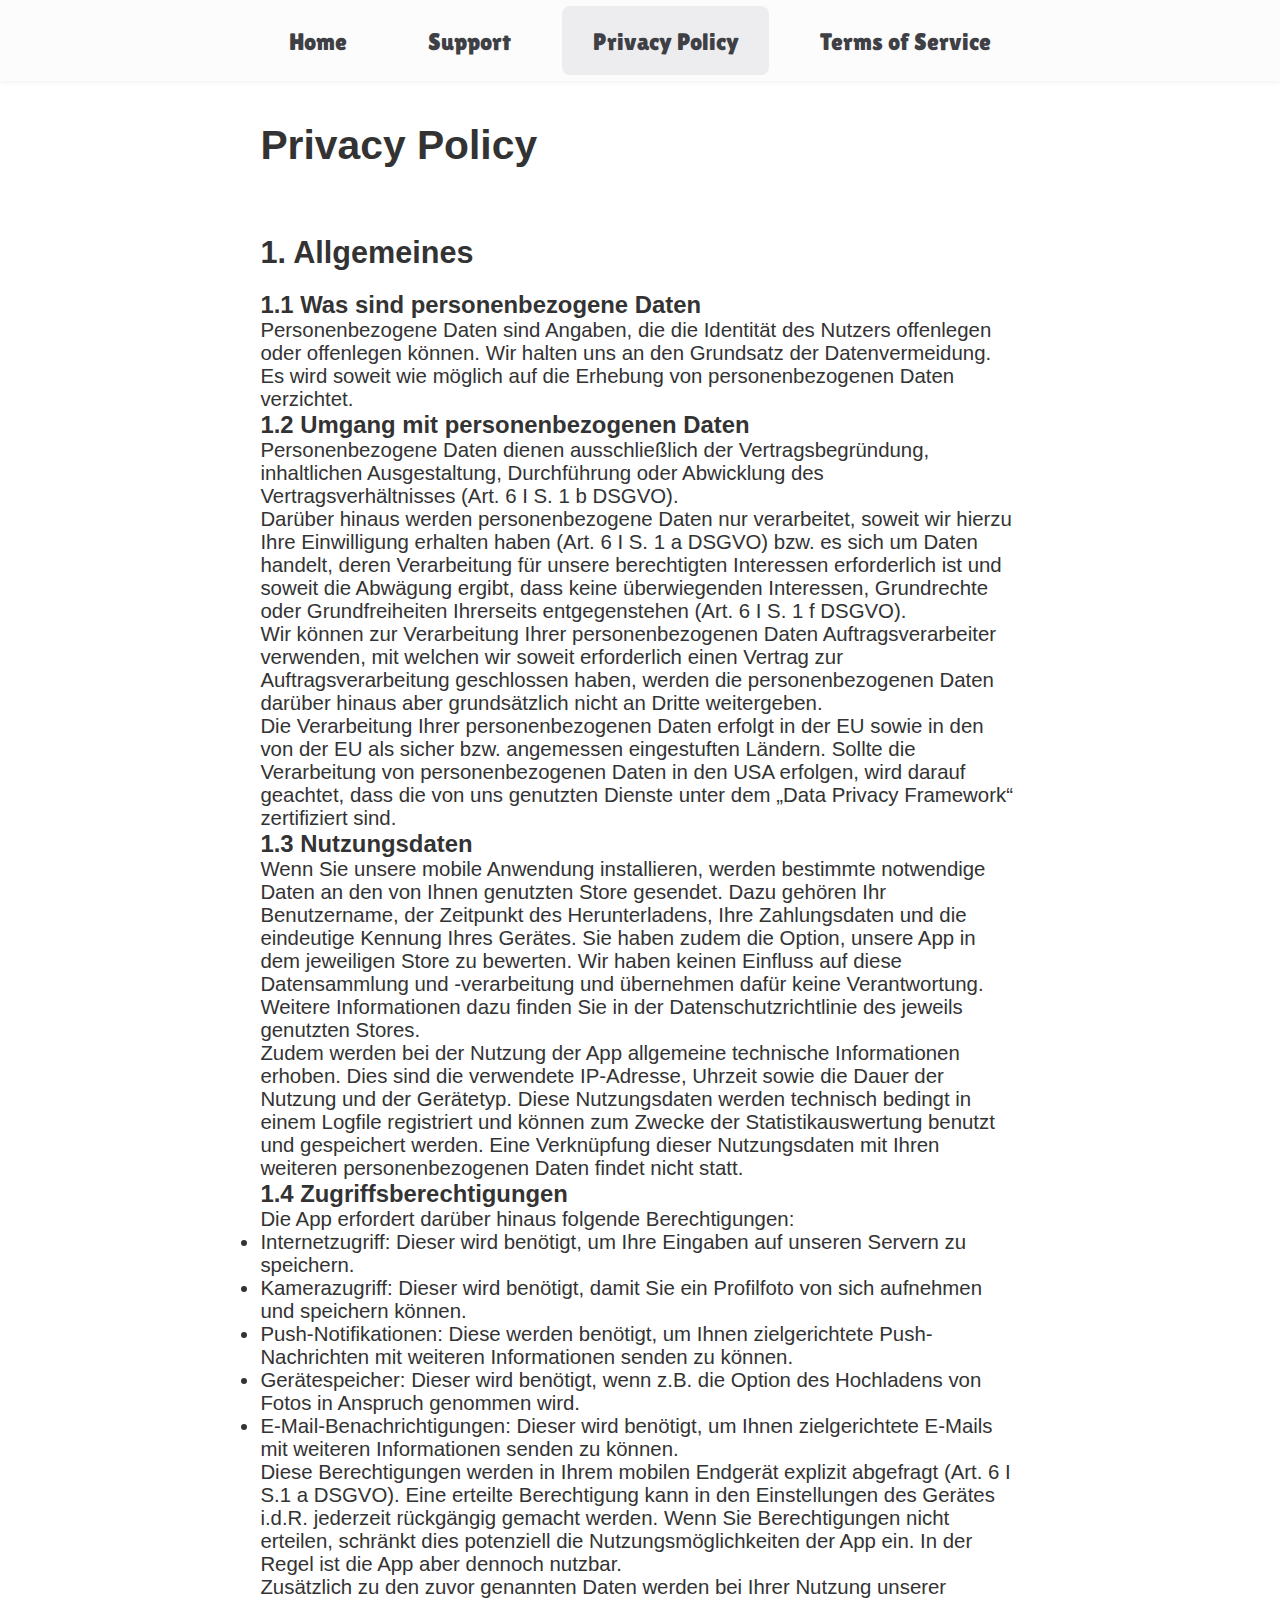
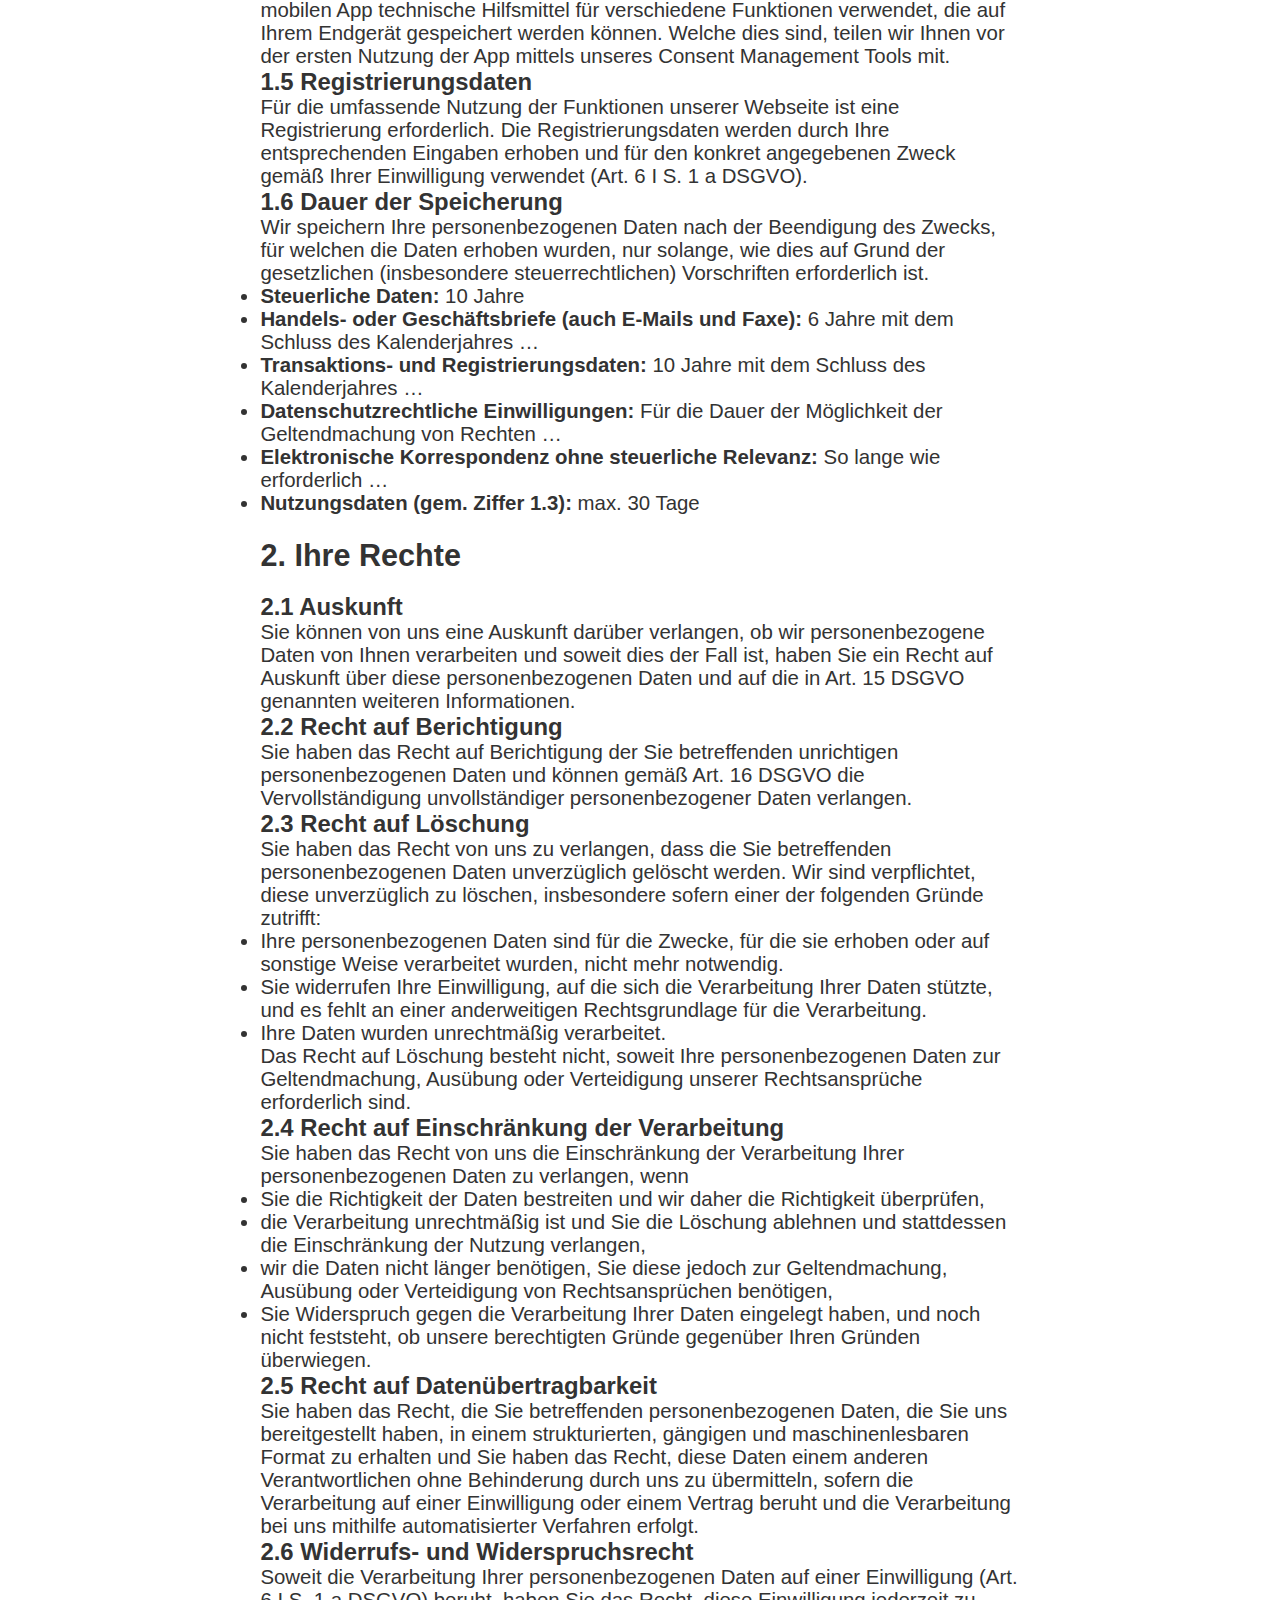
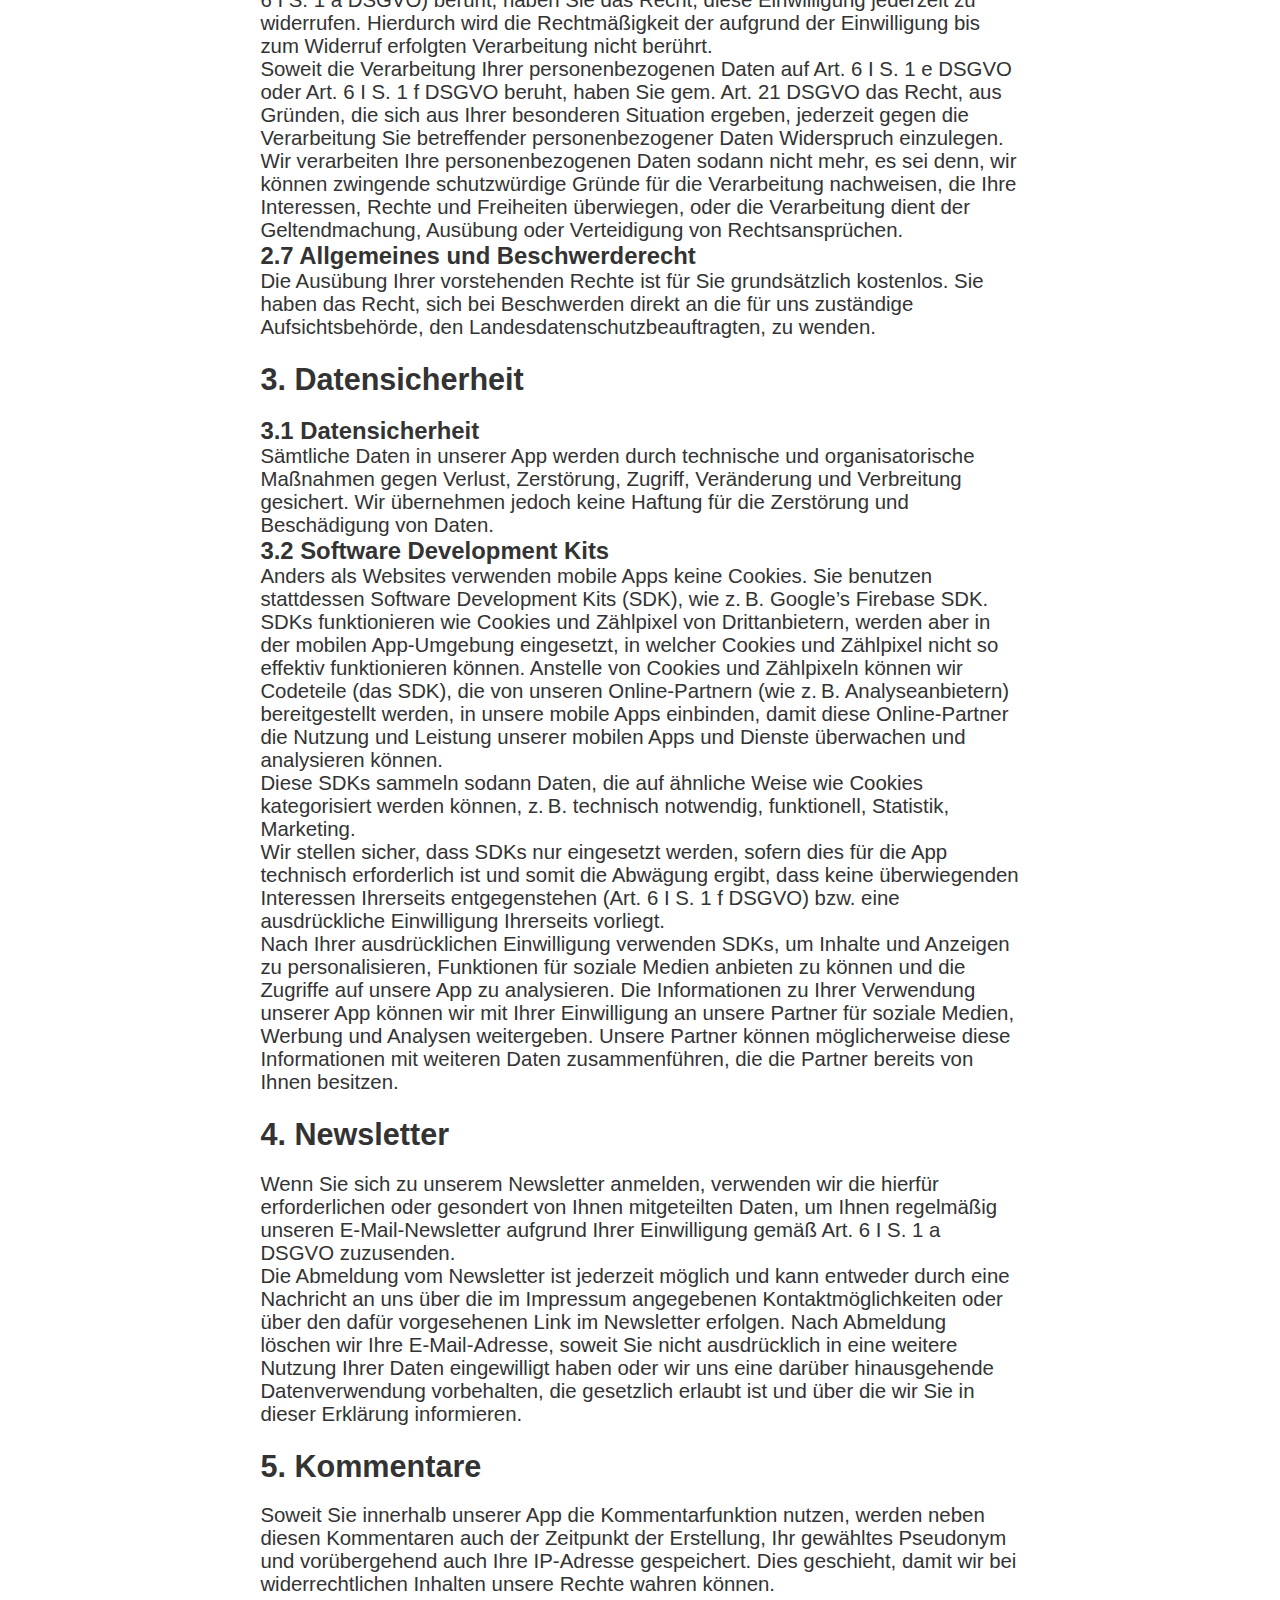
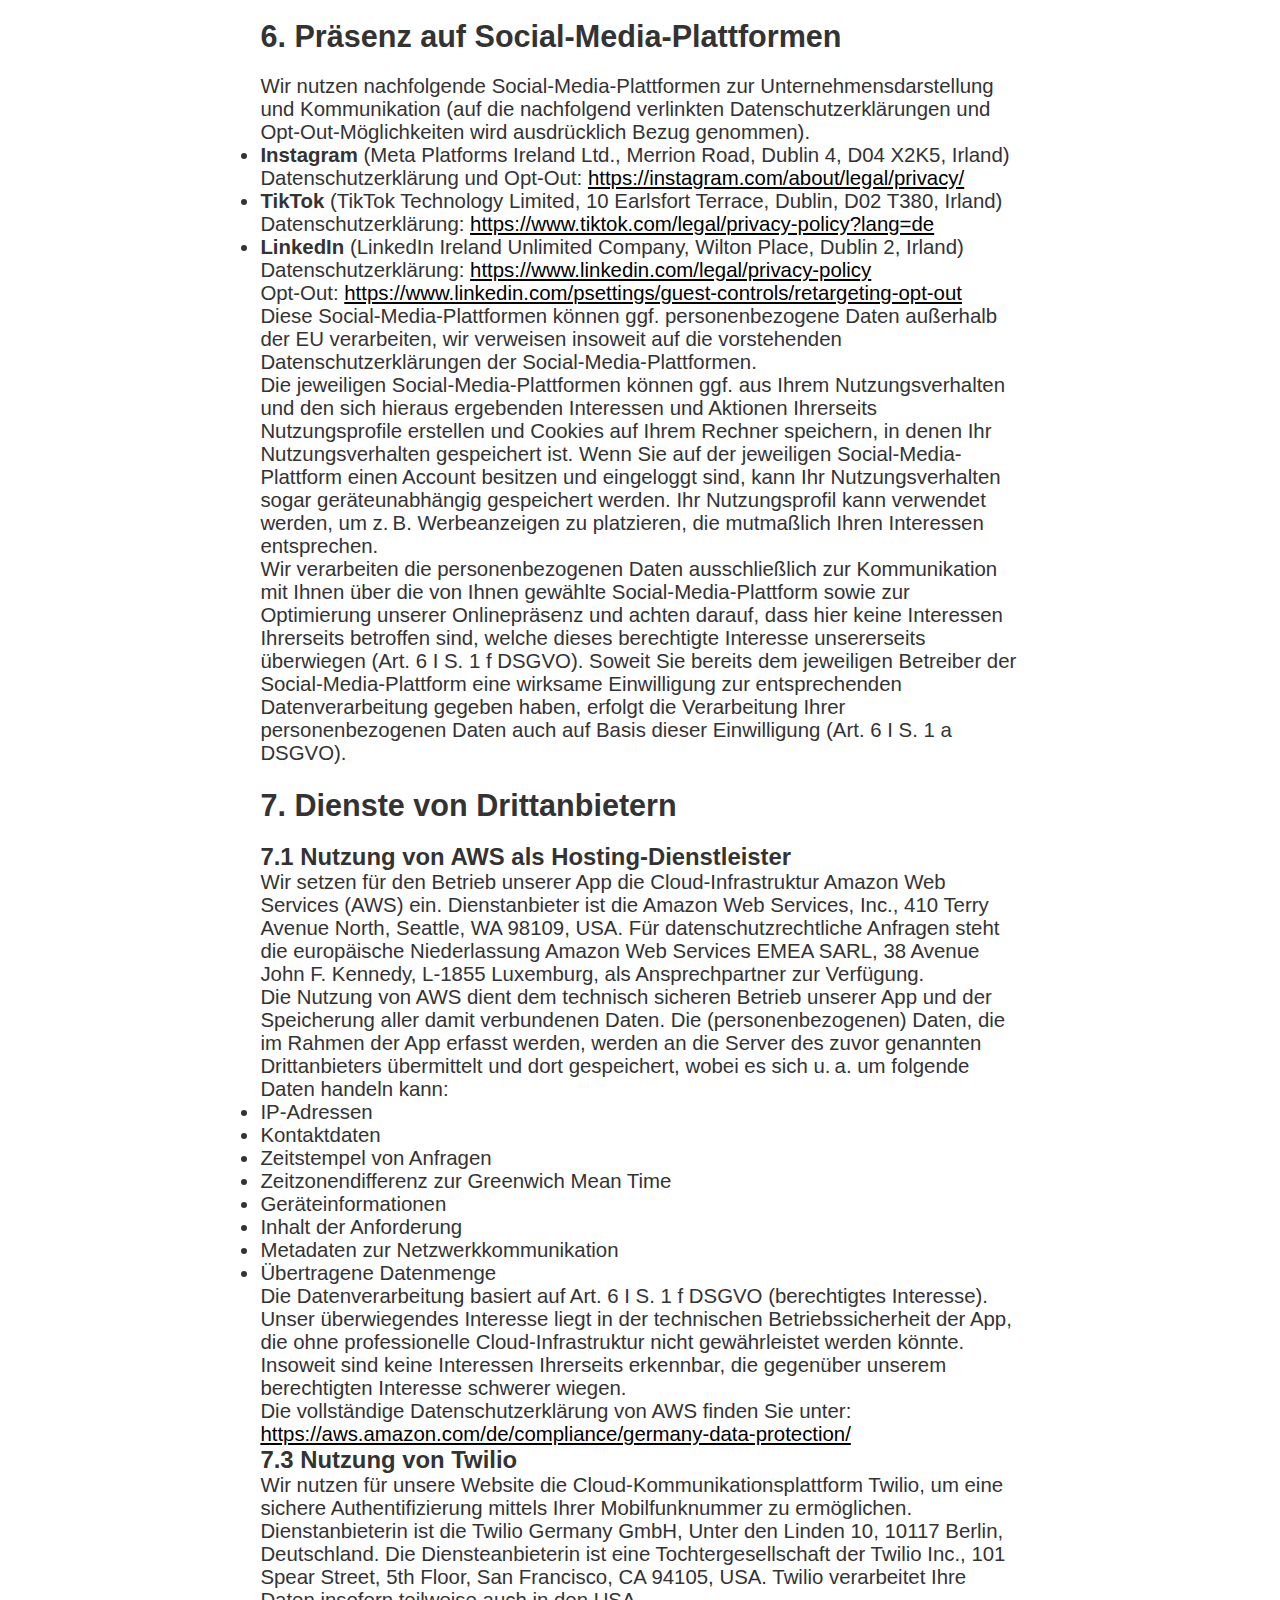
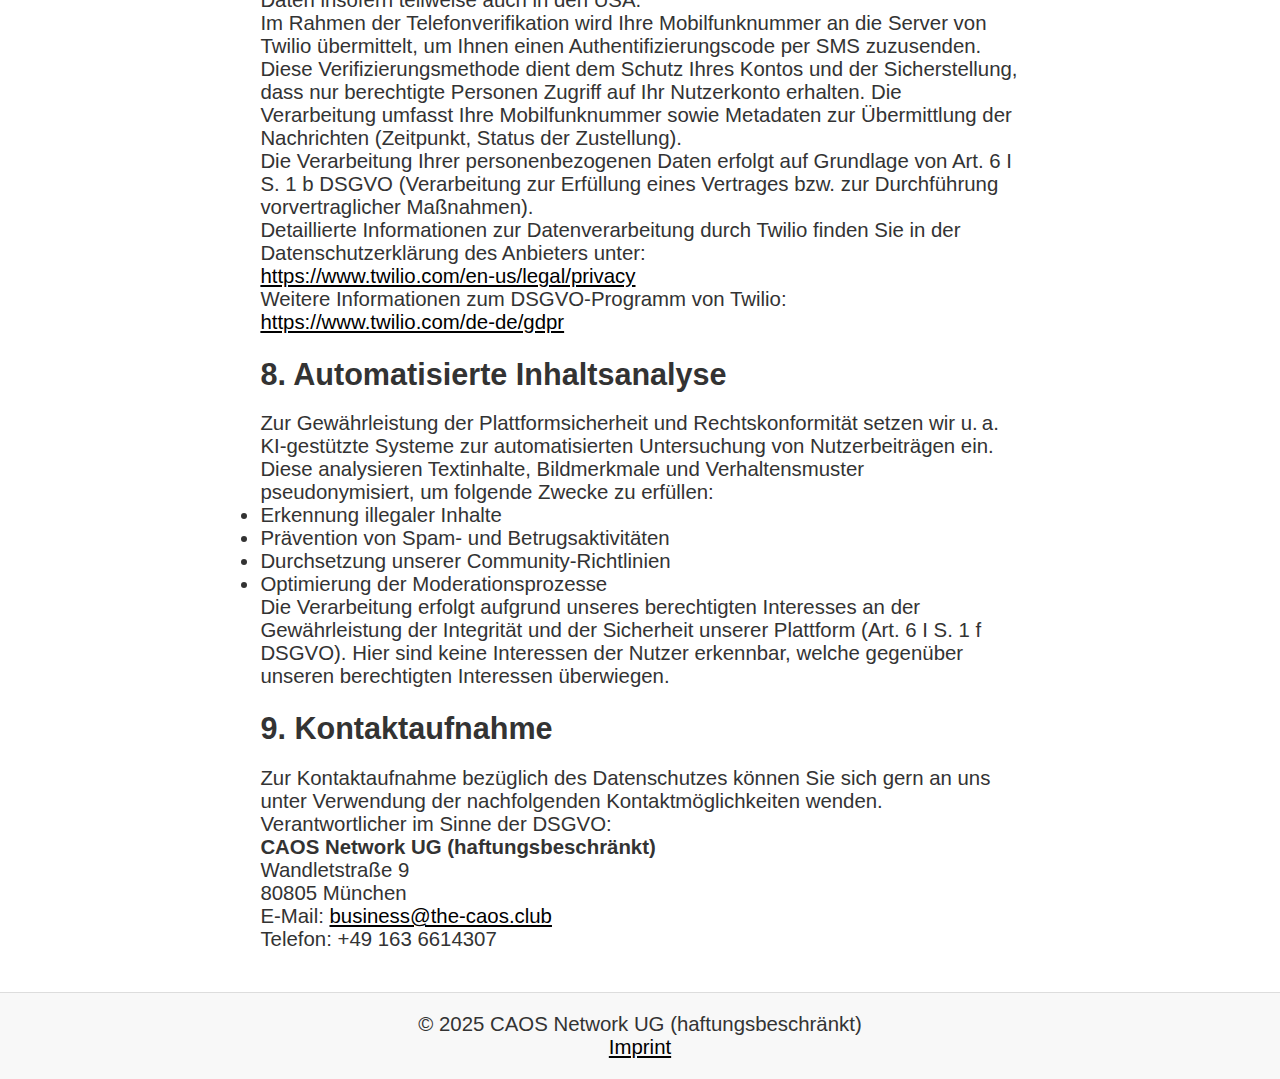
<file: Privacy-Policy/index.html>
<!DOCTYPE html>
<html lang="en">
<head>
  <meta charset="UTF-8" />
  <meta name="viewport" content="width=device-width, initial-scale=1.0"/>
  <meta name="theme-color" content="#ffffff"/>
  <title>Privacy Policy | My Static AGB Website</title>
  <link rel="icon" href="../CAOS_app_icon.svg" type="image/svg+xml">
  <link rel="stylesheet" href="../style.css" />
</head>
<body>
  <div class="mobile-nav">
    <div class="page-title">Privacy Policy</div>
    <button class="menu-toggle" onclick="toggleMenu()">☰</button>
  </div>

  <div class="mobile-menu" id="mobileMenu">
    <a href="../">Home</a>
    <a href="../Support/">Support</a>
    <a href="../Privacy-Policy/">Privacy Policy</a>
    <a href="../Terms-of-Service/">Terms of Service</a>
  </div>

  <!-- Navigation Bar -->
  <nav class="navbar">
    <ul>
      <li><a href="../" >Home</a></li>
      <li><a href="../Support/">Support</a></li>
      <li><a href="../Privacy-Policy/" class="active">Privacy Policy</a></li>
      <li><a href="../Terms-of-Service/">Terms of Service</a></li>
    </ul>
  </nav>

  <!-- Main Content -->
  <main>
    <section>
      <h1>Privacy Policy</h1>
      <br />
      <br />

      <h2>1. Allgemeines</h2>

      <h3>1.1 Was sind personenbezogene Daten</h3>
      <p>
        Personenbezogene Daten sind Angaben, die die Identität des Nutzers offenlegen oder offenlegen können. Wir halten uns an den Grundsatz der Datenvermeidung. Es wird soweit wie möglich auf die Erhebung von personenbezogenen Daten verzichtet.
      </p>
      
      <h3>1.2 Umgang mit personenbezogenen Daten</h3>
      <p>
        Personenbezogene Daten dienen ausschließlich der Vertragsbegründung, inhaltlichen Ausgestaltung, Durchführung oder Abwicklung des Vertragsverhältnisses (Art. 6 I S. 1 b DSGVO).
      </p>
      <p>
        Darüber hinaus werden personenbezogene Daten nur verarbeitet, soweit wir hierzu Ihre Einwilligung erhalten haben (Art. 6 I S. 1 a DSGVO) bzw. es sich um Daten handelt, deren Verarbeitung für unsere berechtigten Interessen erforderlich ist und soweit die Abwägung ergibt, dass keine überwiegenden Interessen, Grundrechte oder Grundfreiheiten Ihrerseits entgegenstehen (Art. 6 I S. 1 f DSGVO).
      </p>
      <p>
        Wir können zur Verarbeitung Ihrer personenbezogenen Daten Auftragsverarbeiter verwenden, mit welchen wir soweit erforderlich einen Vertrag zur Auftragsverarbeitung geschlossen haben, werden die personenbezogenen Daten darüber hinaus aber grundsätzlich nicht an Dritte weitergeben.
      </p>
      <p>
        Die Verarbeitung Ihrer personenbezogenen Daten erfolgt in der EU sowie in den von der EU als sicher bzw. angemessen eingestuften Ländern. Sollte die Verarbeitung von personenbezogenen Daten in den USA erfolgen, wird darauf geachtet, dass die von uns genutzten Dienste unter dem „Data Privacy Framework“ zertifiziert sind.
      </p>
      
      <h3>1.3 Nutzungsdaten</h3>
      <p>
        Wenn Sie unsere mobile Anwendung installieren, werden bestimmte notwendige Daten an den von Ihnen genutzten Store gesendet. Dazu gehören Ihr Benutzername, der Zeitpunkt des Herunterladens, Ihre Zahlungsdaten und die eindeutige Kennung Ihres Gerätes. Sie haben zudem die Option, unsere App in dem jeweiligen Store zu bewerten. Wir haben keinen Einfluss auf diese Datensammlung und -verarbeitung und übernehmen dafür keine Verantwortung. Weitere Informationen dazu finden Sie in der Datenschutzrichtlinie des jeweils genutzten Stores.
      </p>
      <p>
        Zudem werden bei der Nutzung der App allgemeine technische Informationen erhoben. Dies sind die verwendete IP-Adresse, Uhrzeit sowie die Dauer der Nutzung und der Gerätetyp. Diese Nutzungsdaten werden technisch bedingt in einem Logfile registriert und können zum Zwecke der Statistikauswertung benutzt und gespeichert werden. Eine Verknüpfung dieser Nutzungsdaten mit Ihren weiteren personenbezogenen Daten findet nicht statt.
      </p>
      
      <h3>1.4 Zugriffsberechtigungen</h3>
      <p>
        Die App erfordert darüber hinaus folgende Berechtigungen:
      </p>
      <ul>
        <li>Internetzugriff: Dieser wird benötigt, um Ihre Eingaben auf unseren Servern zu speichern.</li>
        <li>Kamerazugriff: Dieser wird benötigt, damit Sie ein Profilfoto von sich aufnehmen und speichern können.</li>
        <li>Push-Notifikationen: Diese werden benötigt, um Ihnen zielgerichtete Push-Nachrichten mit weiteren Informationen senden zu können.</li>
        <li>Gerätespeicher: Dieser wird benötigt, wenn z.B. die Option des Hochladens von Fotos in Anspruch genommen wird.</li>
        <li>E-Mail-Benachrichtigungen: Dieser wird benötigt, um Ihnen zielgerichtete E-Mails mit weiteren Informationen senden zu können.</li>
      </ul>
      <p>
        Diese Berechtigungen werden in Ihrem mobilen Endgerät explizit abgefragt (Art. 6 I S.1 a DSGVO). Eine erteilte Berechtigung kann in den Einstellungen des Gerätes i.d.R. jederzeit rückgängig gemacht werden. Wenn Sie Berechtigungen nicht erteilen, schränkt dies potenziell die Nutzungsmöglichkeiten der App ein. In der Regel ist die App aber dennoch nutzbar.
      </p>
      <p>
        Zusätzlich zu den zuvor genannten Daten werden bei Ihrer Nutzung unserer mobilen App technische Hilfsmittel für verschiedene Funktionen verwendet, die auf Ihrem Endgerät gespeichert werden können. Welche dies sind, teilen wir Ihnen vor der ersten Nutzung der App mittels unseres Consent Management Tools mit.
      </p>
      
      <h3>1.5 Registrierungsdaten</h3>
      <p>
        Für die umfassende Nutzung der Funktionen unserer Webseite ist eine Registrierung erforderlich. Die Registrierungsdaten werden durch Ihre entsprechenden Eingaben erhoben und für den konkret angegebenen Zweck gemäß Ihrer Einwilligung verwendet (Art. 6 I S. 1 a DSGVO).
      </p>
      
      <h3>1.6 Dauer der Speicherung</h3>
      <p>
        Wir speichern Ihre personenbezogenen Daten nach der Beendigung des Zwecks, für welchen die Daten erhoben wurden, nur solange, wie dies auf Grund der gesetzlichen (insbesondere steuerrechtlichen) Vorschriften erforderlich ist.
      </p>
      
      <!-- Tabelle oder Liste der Aufbewahrungsfristen -->
      <ul>
        <li><strong>Steuerliche Daten:</strong> 10 Jahre</li>
        <li><strong>Handels- oder Geschäftsbriefe (auch E-Mails und Faxe):</strong> 6 Jahre mit dem Schluss des Kalenderjahres …</li>
        <li><strong>Transaktions- und Registrierungsdaten:</strong> 10 Jahre mit dem Schluss des Kalenderjahres …</li>
        <li><strong>Datenschutzrechtliche Einwilligungen:</strong> Für die Dauer der Möglichkeit der Geltendmachung von Rechten …</li>
        <li><strong>Elektronische Korrespondenz ohne steuerliche Relevanz:</strong> So lange wie erforderlich …</li>
        <li><strong>Nutzungsdaten (gem. Ziffer 1.3):</strong> max. 30 Tage</li>
      </ul>
      
      <!-- Ihre Rechte abschnitt -->
      <br />
      <h2>2. Ihre Rechte</h2>

      <h3>2.1 Auskunft</h3>
      <p>
        Sie können von uns eine Auskunft darüber verlangen, ob wir personenbezogene Daten von Ihnen verarbeiten und soweit dies der Fall ist, haben Sie ein Recht auf Auskunft über diese personenbezogenen Daten und auf die in Art. 15 DSGVO genannten weiteren Informationen.
      </p>

      <h3>2.2 Recht auf Berichtigung</h3>
      <p>
        Sie haben das Recht auf Berichtigung der Sie betreffenden unrichtigen personenbezogenen Daten und können gemäß Art. 16 DSGVO die Vervollständigung unvollständiger personenbezogener Daten verlangen.
      </p>

      <h3>2.3 Recht auf Löschung</h3>
      <p>
        Sie haben das Recht von uns zu verlangen, dass die Sie betreffenden personenbezogenen Daten unverzüglich gelöscht werden. Wir sind verpflichtet, diese unverzüglich zu löschen, insbesondere sofern einer der folgenden Gründe zutrifft:
      </p>
      <ul>
        <li>Ihre personenbezogenen Daten sind für die Zwecke, für die sie erhoben oder auf sonstige Weise verarbeitet wurden, nicht mehr notwendig.</li>
        <li>Sie widerrufen Ihre Einwilligung, auf die sich die Verarbeitung Ihrer Daten stützte, und es fehlt an einer anderweitigen Rechtsgrundlage für die Verarbeitung.</li>
        <li>Ihre Daten wurden unrechtmäßig verarbeitet.</li>
      </ul>
      <p>
        Das Recht auf Löschung besteht nicht, soweit Ihre personenbezogenen Daten zur Geltendmachung, Ausübung oder Verteidigung unserer Rechtsansprüche erforderlich sind.
      </p>

      <h3>2.4 Recht auf Einschränkung der Verarbeitung</h3>
      <p>
        Sie haben das Recht von uns die Einschränkung der Verarbeitung Ihrer personenbezogenen Daten zu verlangen, wenn
      </p>
      <ul>
        <li>Sie die Richtigkeit der Daten bestreiten und wir daher die Richtigkeit überprüfen,</li>
        <li>die Verarbeitung unrechtmäßig ist und Sie die Löschung ablehnen und stattdessen die Einschränkung der Nutzung verlangen,</li>
        <li>wir die Daten nicht länger benötigen, Sie diese jedoch zur Geltendmachung, Ausübung oder Verteidigung von Rechtsansprüchen benötigen,</li>
        <li>Sie Widerspruch gegen die Verarbeitung Ihrer Daten eingelegt haben, und noch nicht feststeht, ob unsere berechtigten Gründe gegenüber Ihren Gründen überwiegen.</li>
      </ul>

      <h3>2.5 Recht auf Datenübertragbarkeit</h3>
      <p>
        Sie haben das Recht, die Sie betreffenden personenbezogenen Daten, die Sie uns bereitgestellt haben, in einem strukturierten, gängigen und maschinenlesbaren Format zu erhalten und Sie haben das Recht, diese Daten einem anderen Verantwortlichen ohne Behinderung durch uns zu übermitteln, sofern die Verarbeitung auf einer Einwilligung oder einem Vertrag beruht und die Verarbeitung bei uns mithilfe automatisierter Verfahren erfolgt.
      </p>

      <h3>2.6 Widerrufs- und Widerspruchsrecht</h3>
      <p>
        Soweit die Verarbeitung Ihrer personenbezogenen Daten auf einer Einwilligung (Art. 6 I S. 1 a DSGVO) beruht, haben Sie das Recht, diese Einwilligung jederzeit zu widerrufen. Hierdurch wird die Rechtmäßigkeit der aufgrund der Einwilligung bis zum Widerruf erfolgten Verarbeitung nicht berührt.
      </p>
      <p>
        Soweit die Verarbeitung Ihrer personenbezogenen Daten auf Art. 6 I S. 1 e DSGVO oder Art. 6 I S. 1 f DSGVO beruht, haben Sie gem. Art. 21 DSGVO das Recht, aus Gründen, die sich aus Ihrer besonderen Situation ergeben, jederzeit gegen die Verarbeitung Sie betreffender personenbezogener Daten Widerspruch einzulegen. Wir verarbeiten Ihre personenbezogenen Daten sodann nicht mehr, es sei denn, wir können zwingende schutzwürdige Gründe für die Verarbeitung nachweisen, die Ihre Interessen, Rechte und Freiheiten überwiegen, oder die Verarbeitung dient der Geltendmachung, Ausübung oder Verteidigung von Rechtsansprüchen.
      </p>

      <h3>2.7 Allgemeines und Beschwerderecht</h3>
      <p>
        Die Ausübung Ihrer vorstehenden Rechte ist für Sie grundsätzlich kostenlos. Sie haben das Recht, sich bei Beschwerden direkt an die für uns zuständige Aufsichtsbehörde, den Landesdatenschutzbeauftragten, zu wenden.
      </p>
      <br />

      <h2>3. Datensicherheit</h2>
      <h3>3.1 Datensicherheit</h3>
      <p>
        Sämtliche Daten in unserer App werden durch technische und organisatorische Maßnahmen gegen Verlust, Zerstörung, Zugriff, Veränderung und Verbreitung gesichert. Wir übernehmen jedoch keine Haftung für die Zerstörung und Beschädigung von Daten.
      </p>
      <h3>3.2 Software Development Kits</h3>
      <p>
        Anders als Websites verwenden mobile Apps keine Cookies. Sie benutzen stattdessen Software Development Kits (SDK), wie z. B. Google’s Firebase SDK.
      </p>
      <p>
        SDKs funktionieren wie Cookies und Zählpixel von Drittanbietern, werden aber in der mobilen App-Umgebung eingesetzt, in welcher Cookies und Zählpixel nicht so effektiv funktionieren können. Anstelle von Cookies und Zählpixeln können wir Codeteile (das SDK), die von unseren Online-Partnern (wie z. B. Analyseanbietern) bereitgestellt werden, in unsere mobile Apps einbinden, damit diese Online-Partner die Nutzung und Leistung unserer mobilen Apps und Dienste überwachen und analysieren können.
      </p>
      <p>
        Diese SDKs sammeln sodann Daten, die auf ähnliche Weise wie Cookies kategorisiert werden können, z. B. technisch notwendig, funktionell, Statistik, Marketing.
      </p>
      <p>
        Wir stellen sicher, dass SDKs nur eingesetzt werden, sofern dies für die App technisch erforderlich ist und somit die Abwägung ergibt, dass keine überwiegenden Interessen Ihrerseits entgegenstehen (Art. 6 I S. 1 f DSGVO) bzw. eine ausdrückliche Einwilligung Ihrerseits vorliegt.
      </p>
      <p>
        Nach Ihrer ausdrücklichen Einwilligung verwenden SDKs, um Inhalte und Anzeigen zu personalisieren, Funktionen für soziale Medien anbieten zu können und die Zugriffe auf unsere App zu analysieren. Die Informationen zu Ihrer Verwendung unserer App können wir mit Ihrer Einwilligung an unsere Partner für soziale Medien, Werbung und Analysen weitergeben. Unsere Partner können möglicherweise diese Informationen mit weiteren Daten zusammenführen, die die Partner bereits von Ihnen besitzen.
      </p>

      <br />
      <h2>4. Newsletter</h2>
      <p>
        Wenn Sie sich zu unserem Newsletter anmelden, verwenden wir die hierfür erforderlichen oder gesondert von Ihnen mitgeteilten Daten, um Ihnen regelmäßig unseren E-Mail-Newsletter aufgrund Ihrer Einwilligung gemäß Art. 6 I S. 1 a DSGVO zuzusenden.
      </p>
      <p>
        Die Abmeldung vom Newsletter ist jederzeit möglich und kann entweder durch eine Nachricht an uns über die im Impressum angegebenen Kontaktmöglichkeiten oder über den dafür vorgesehenen Link im Newsletter erfolgen. Nach Abmeldung löschen wir Ihre E-Mail-Adresse, soweit Sie nicht ausdrücklich in eine weitere Nutzung Ihrer Daten eingewilligt haben oder wir uns eine darüber hinausgehende Datenverwendung vorbehalten, die gesetzlich erlaubt ist und über die wir Sie in dieser Erklärung informieren.
      </p>

      <br />
      <h2>5. Kommentare</h2>
      <p>
        Soweit Sie innerhalb unserer App die Kommentarfunktion nutzen, werden neben diesen Kommentaren auch der Zeitpunkt der Erstellung, Ihr gewähltes Pseudonym und vorübergehend auch Ihre IP-Adresse gespeichert. Dies geschieht, damit wir bei widerrechtlichen Inhalten unsere Rechte wahren können.
      </p>

      <br />
      <h2>6. Präsenz auf Social-Media-Plattformen</h2>
      <p>
        Wir nutzen nachfolgende Social-Media-Plattformen zur Unternehmensdarstellung und Kommunikation (auf die nachfolgend verlinkten Datenschutzerklärungen und Opt-Out-Möglichkeiten wird ausdrücklich Bezug genommen).
      </p>
      <ul>
        <li>
          <strong>Instagram</strong> (Meta Platforms Ireland Ltd., Merrion Road, Dublin 4, D04 X2K5, Irland)<br>
          Datenschutzerklärung und Opt-Out: <a href="https://instagram.com/about/legal/privacy/" target="_blank" style="color: black;">https://instagram.com/about/legal/privacy/</a>
        </li>
        <li>
          <strong>TikTok</strong> (TikTok Technology Limited, 10 Earlsfort Terrace, Dublin, D02 T380, Irland)<br>
          Datenschutzerklärung: <a href="https://www.tiktok.com/legal/privacy-policy?lang=de" target="_blank" style="color: black;">https://www.tiktok.com/legal/privacy-policy?lang=de</a>
        </li>
        <li>
          <strong>LinkedIn</strong> (LinkedIn Ireland Unlimited Company, Wilton Place, Dublin 2, Irland)<br>
          Datenschutzerklärung: <a href="https://www.linkedin.com/legal/privacy-policy" target="_blank" style="color: black;">https://www.linkedin.com/legal/privacy-policy</a><br>
          Opt-Out: <a href="https://www.linkedin.com/psettings/guest-controls/retargeting-opt-out" target="_blank" style="color: black;">https://www.linkedin.com/psettings/guest-controls/retargeting-opt-out</a>
        </li>
      </ul>
      <p>
        Diese Social-Media-Plattformen können ggf. personenbezogene Daten außerhalb der EU verarbeiten, wir verweisen insoweit auf die vorstehenden Datenschutzerklärungen der Social-Media-Plattformen.
      </p>
      <p>
        Die jeweiligen Social-Media-Plattformen können ggf. aus Ihrem Nutzungsverhalten und den sich hieraus ergebenden Interessen und Aktionen Ihrerseits Nutzungsprofile erstellen und Cookies auf Ihrem Rechner speichern, in denen Ihr Nutzungsverhalten gespeichert ist. Wenn Sie auf der jeweiligen Social-Media-Plattform einen Account besitzen und eingeloggt sind, kann Ihr Nutzungsverhalten sogar geräteunabhängig gespeichert werden. Ihr Nutzungsprofil kann verwendet werden, um z. B. Werbeanzeigen zu platzieren, die mutmaßlich Ihren Interessen entsprechen.
      </p>
      <p>
        Wir verarbeiten die personenbezogenen Daten ausschließlich zur Kommunikation mit Ihnen über die von Ihnen gewählte Social-Media-Plattform sowie zur Optimierung unserer Onlinepräsenz und achten darauf, dass hier keine Interessen Ihrerseits betroffen sind, welche dieses berechtigte Interesse unsererseits überwiegen (Art. 6 I S. 1 f DSGVO). Soweit Sie bereits dem jeweiligen Betreiber der Social-Media-Plattform eine wirksame Einwilligung zur entsprechenden Datenverarbeitung gegeben haben, erfolgt die Verarbeitung Ihrer personenbezogenen Daten auch auf Basis dieser Einwilligung (Art. 6 I S. 1 a DSGVO).
      </p>

      <br />
      <h2>7. Dienste von Drittanbietern</h2>

      <h3>7.1 Nutzung von AWS als Hosting-Dienstleister</h3>
      <p>
        Wir setzen für den Betrieb unserer App die Cloud-Infrastruktur Amazon Web Services (AWS) ein. Dienstanbieter ist die Amazon Web Services, Inc., 410 Terry Avenue North, Seattle, WA 98109, USA. Für datenschutzrechtliche Anfragen steht die europäische Niederlassung Amazon Web Services EMEA SARL, 38 Avenue John F. Kennedy, L-1855 Luxemburg, als Ansprechpartner zur Verfügung.
      </p>
      <p>
        Die Nutzung von AWS dient dem technisch sicheren Betrieb unserer App und der Speicherung aller damit verbundenen Daten. Die (personenbezogenen) Daten, die im Rahmen der App erfasst werden, werden an die Server des zuvor genannten Drittanbieters übermittelt und dort gespeichert, wobei es sich u. a. um folgende Daten handeln kann:
      </p>
      <ul>
        <li>IP-Adressen</li>
        <li>Kontaktdaten</li>
        <li>Zeitstempel von Anfragen</li>
        <li>Zeitzonendifferenz zur Greenwich Mean Time</li>
        <li>Geräteinformationen</li>
        <li>Inhalt der Anforderung</li>
        <li>Metadaten zur Netzwerkkommunikation</li>
        <li>Übertragene Datenmenge</li>
      </ul>
      <p>
        Die Datenverarbeitung basiert auf Art. 6 I S. 1 f DSGVO (berechtigtes Interesse). Unser überwiegendes Interesse liegt in der technischen Betriebssicherheit der App, die ohne professionelle Cloud-Infrastruktur nicht gewährleistet werden könnte. Insoweit sind keine Interessen Ihrerseits erkennbar, die gegenüber unserem berechtigten Interesse schwerer wiegen.
      </p>
      <p>
        Die vollständige Datenschutzerklärung von AWS finden Sie unter:<br>
        <a href="https://aws.amazon.com/de/compliance/germany-data-protection/" target="_blank" style="color: black;">https://aws.amazon.com/de/compliance/germany-data-protection/</a>
      </p>

      <h3>7.3 Nutzung von Twilio</h3>
      <p>
        Wir nutzen für unsere Website die Cloud-Kommunikationsplattform Twilio, um eine sichere Authentifizierung mittels Ihrer Mobilfunknummer zu ermöglichen. Dienstanbieterin ist die Twilio Germany GmbH, Unter den Linden 10, 10117 Berlin, Deutschland. Die Diensteanbieterin ist eine Tochtergesellschaft der Twilio Inc., 101 Spear Street, 5th Floor, San Francisco, CA 94105, USA. Twilio verarbeitet Ihre Daten insofern teilweise auch in den USA.
      </p>
      <p>
        Im Rahmen der Telefonverifikation wird Ihre Mobilfunknummer an die Server von Twilio übermittelt, um Ihnen einen Authentifizierungscode per SMS zuzusenden. Diese Verifizierungsmethode dient dem Schutz Ihres Kontos und der Sicherstellung, dass nur berechtigte Personen Zugriff auf Ihr Nutzerkonto erhalten. Die Verarbeitung umfasst Ihre Mobilfunknummer sowie Metadaten zur Übermittlung der Nachrichten (Zeitpunkt, Status der Zustellung).
      </p>
      <p>
        Die Verarbeitung Ihrer personenbezogenen Daten erfolgt auf Grundlage von Art. 6 I S. 1 b DSGVO (Verarbeitung zur Erfüllung eines Vertrages bzw. zur Durchführung vorvertraglicher Maßnahmen).
      </p>
      <p>
        Detaillierte Informationen zur Datenverarbeitung durch Twilio finden Sie in der Datenschutzerklärung des Anbieters unter:<br>
        <a href="https://www.twilio.com/en-us/legal/privacy" target="_blank" style="color: black;">https://www.twilio.com/en-us/legal/privacy</a>
      </p>
      <p>
        Weitere Informationen zum DSGVO-Programm von Twilio:<br>
        <a href="https://www.twilio.com/de-de/gdpr" target="_blank" style="color: black;">https://www.twilio.com/de-de/gdpr</a>
      </p>

      <br />
      <h2>8. Automatisierte Inhaltsanalyse</h2>
      <p>
        Zur Gewährleistung der Plattformsicherheit und Rechtskonformität setzen wir u. a. KI-gestützte Systeme zur automatisierten Untersuchung von Nutzerbeiträgen ein. Diese analysieren Textinhalte, Bildmerkmale und Verhaltensmuster pseudonymisiert, um folgende Zwecke zu erfüllen:
      </p>
      <ul>
        <li>Erkennung illegaler Inhalte</li>
        <li>Prävention von Spam- und Betrugsaktivitäten</li>
        <li>Durchsetzung unserer Community-Richtlinien</li>
        <li>Optimierung der Moderationsprozesse</li>
      </ul>
      <p>
        Die Verarbeitung erfolgt aufgrund unseres berechtigten Interesses an der Gewährleistung der Integrität und der Sicherheit unserer Plattform (Art. 6 I S. 1 f DSGVO). Hier sind keine Interessen der Nutzer erkennbar, welche gegenüber unseren berechtigten Interessen überwiegen.
      </p>
      
      <br />
      <h2>9. Kontaktaufnahme</h2>
      <p>
        Zur Kontaktaufnahme bezüglich des Datenschutzes können Sie sich gern an uns unter Verwendung der nachfolgenden Kontaktmöglichkeiten wenden. Verantwortlicher im Sinne der DSGVO:
      </p>
      <p>
        <strong>CAOS Network UG (haftungsbeschränkt)</strong><br>
        Wandletstraße 9<br>
        80805 München
      </p>
      <p>
        E-Mail: <a href="mailto:business@the-caos.club" style="color: black;">business@the-caos.club</a><br>
        Telefon: +49 163 6614307
      </p>

    </section>
  </main>

  <!-- Footer (Optional) -->
  <footer>
    <p>&copy; 2025 CAOS Network UG (haftungsbeschränkt) </p></p>
    <p><a href="../Imprint/" style="color: black;">Imprint</a></p></p>
  </footer>
  <script>
    function toggleMenu() {
      const menu = document.getElementById('mobileMenu');
      menu.classList.toggle('show');
    }
  </script>  
</body>
</html>
</file>
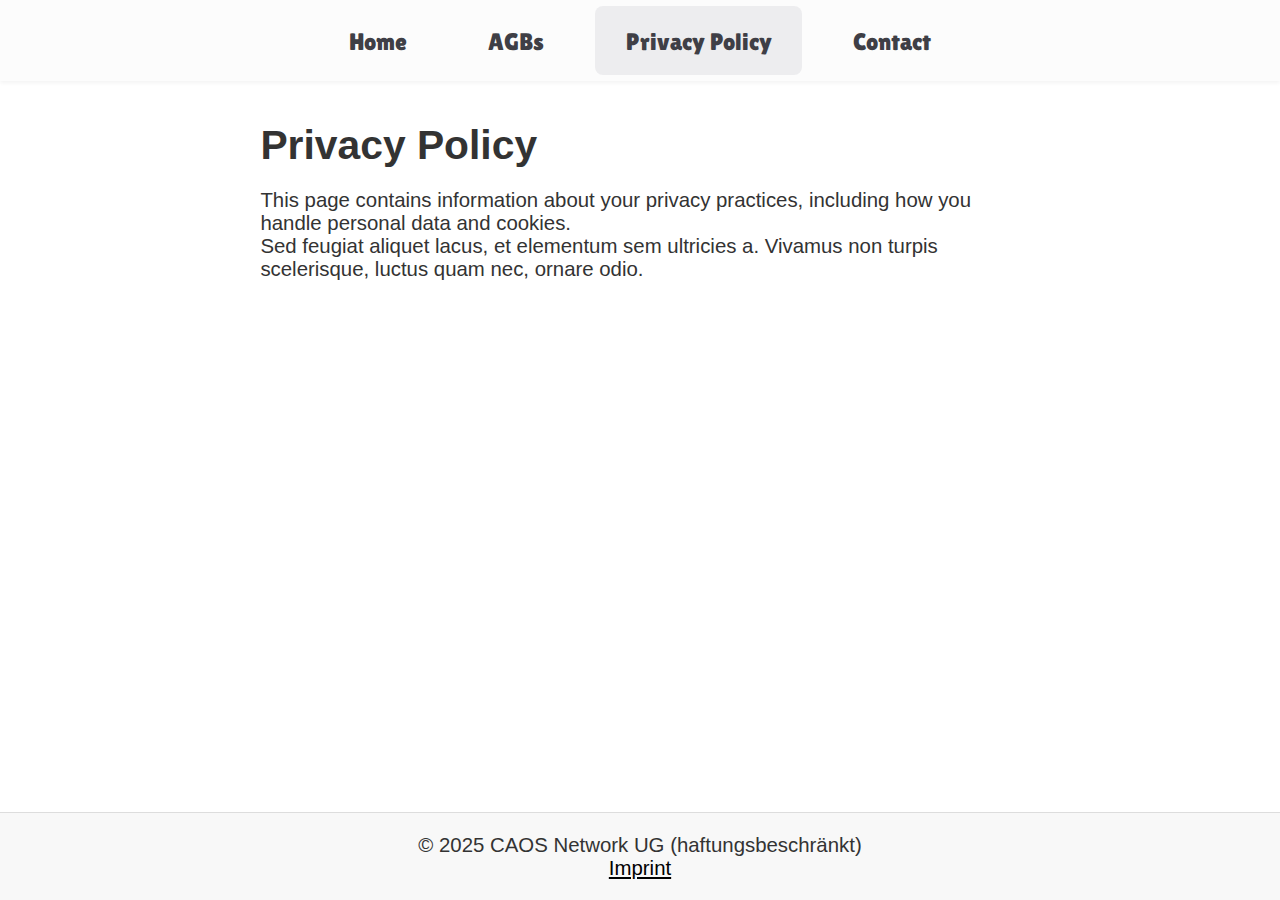
<file: Privacy/index.html>
<!DOCTYPE html>
<html lang="en">
<head>
  <meta charset="UTF-8" />
  <meta name="viewport" content="width=device-width, initial-scale=1.0"/>
  <meta name="theme-color" content="#ffffff"/>
  <title>Privacy Policy | My Static AGB Website</title>
  <link rel="stylesheet" href="../style.css" />
</head>
<body>
  <div class="mobile-nav">
    <div class="page-title">Privacy Policy</div>
    <button class="menu-toggle" onclick="toggleMenu()">☰</button>
  </div>

  <div class="mobile-menu" id="mobileMenu">
    <a href="../">Home</a>
    <a href="../AGBs/">AGBs</a>
    <a href="../Privacy/">Privacy Policy</a>
    <a href="../Contact/">Contact</a>
  </div>

  <!-- Navigation Bar -->
  <nav class="navbar">
    <ul>
      <li><a href="../" >Home</a></li>
      <li><a href="../AGBs/">AGBs</a></li>
      <li><a href="../Privacy/" class="active">Privacy Policy</a></li>
      <li><a href="../Contact/">Contact</a></li>
    </ul>
  </nav>

  <!-- Main Content -->
  <main>
    <section>
      <h1>Privacy Policy</h1>
      <p>
        This page contains information about your privacy practices, including
        how you handle personal data and cookies.
      </p>
      <p>
        Sed feugiat aliquet lacus, et elementum sem ultricies a. Vivamus non 
        turpis scelerisque, luctus quam nec, ornare odio.
      </p>
    </section>
  </main>

  <!-- Footer (Optional) -->
  <footer>
    <p>&copy; 2025 CAOS Network UG (haftungsbeschränkt)</p>
    <p><a href="./Imprint/" style="color: black;">Imprint</a></p></p>
  </footer>
  <script>
    function toggleMenu() {
      const menu = document.getElementById('mobileMenu');
      menu.classList.toggle('show');
    }
  </script>  
</body>
</html>
</file>
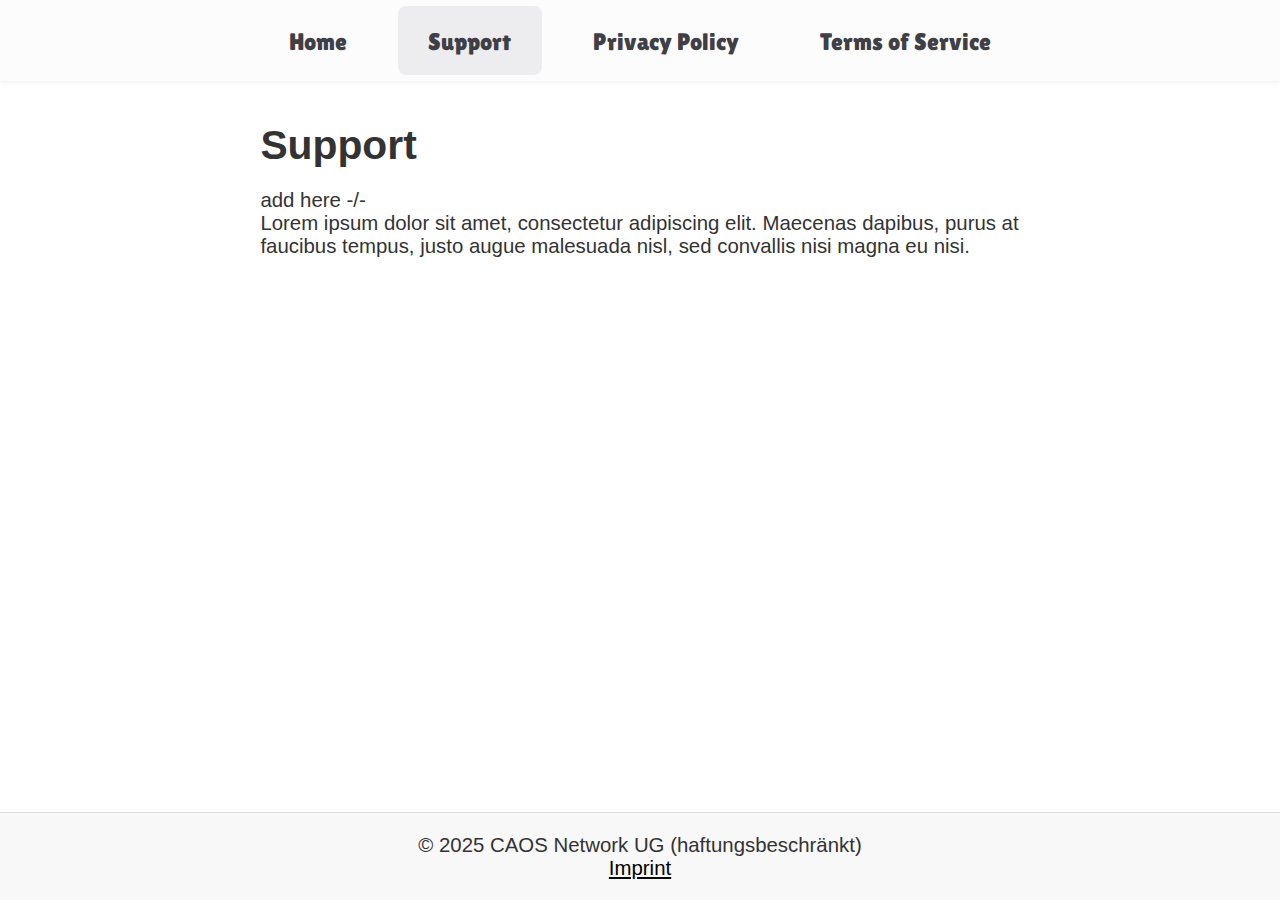
<file: Support/index.html>
<!DOCTYPE html>
<html lang="en">
<head>
  <meta charset="UTF-8" />
  <meta name="viewport" content="width=device-width, initial-scale=1.0"/>
  <meta name="theme-color" content="#ffffff"/>
  <title>Support</title>
  <link rel="icon" href="../CAOS_app_icon.svg" type="image/svg+xml">
  <link rel="stylesheet" href="../style.css" />
</head>
<body>
  <div class="mobile-nav">
    <div class="page-title">Support</div>
    <button class="menu-toggle" onclick="toggleMenu()">☰</button>
  </div>

  <div class="mobile-menu" id="mobileMenu">
    <a href="../">Home</a>
    <a href="../Support/">Support</a>
    <a href="../Privacy Policy/">Privacy Policy</a>
    <a href="../Terms of Service/">Terms of Service</a>
  </div>

  <!-- Navigation Bar -->
  <nav class="navbar">
    <ul>
      <li><a href="../">Home</a></li>
      <li><a href="../Support/" class="active">Support</a></li>
      <li><a href="../Privacy Policy/">Privacy Policy</a></li>
      <li><a href="../Terms of Service/">Terms of Service</a></li>
    </ul>
  </nav>

  <!-- Main Content -->
  <main>
    <section>
      <h1>Support</h1>
      <p>
          add here -/-
      </p>
      <p>
        Lorem ipsum dolor sit amet, consectetur adipiscing elit. Maecenas 
        dapibus, purus at faucibus tempus, justo augue malesuada nisl, sed 
        convallis nisi magna eu nisi.
      </p>
    </section>
  </main>

  <!-- Footer (Optional) -->
  <footer>
    <p>&copy; 2025 CAOS Network UG (haftungsbeschränkt) </p></p>
    <p><a href="../Imprint/" style="color: black;">Imprint</a></p></p>
  </footer>
  <script>
    function toggleMenu() {
      const menu = document.getElementById('mobileMenu');
      menu.classList.toggle('show');
    }
  </script>  
</body>
</html>
</file>
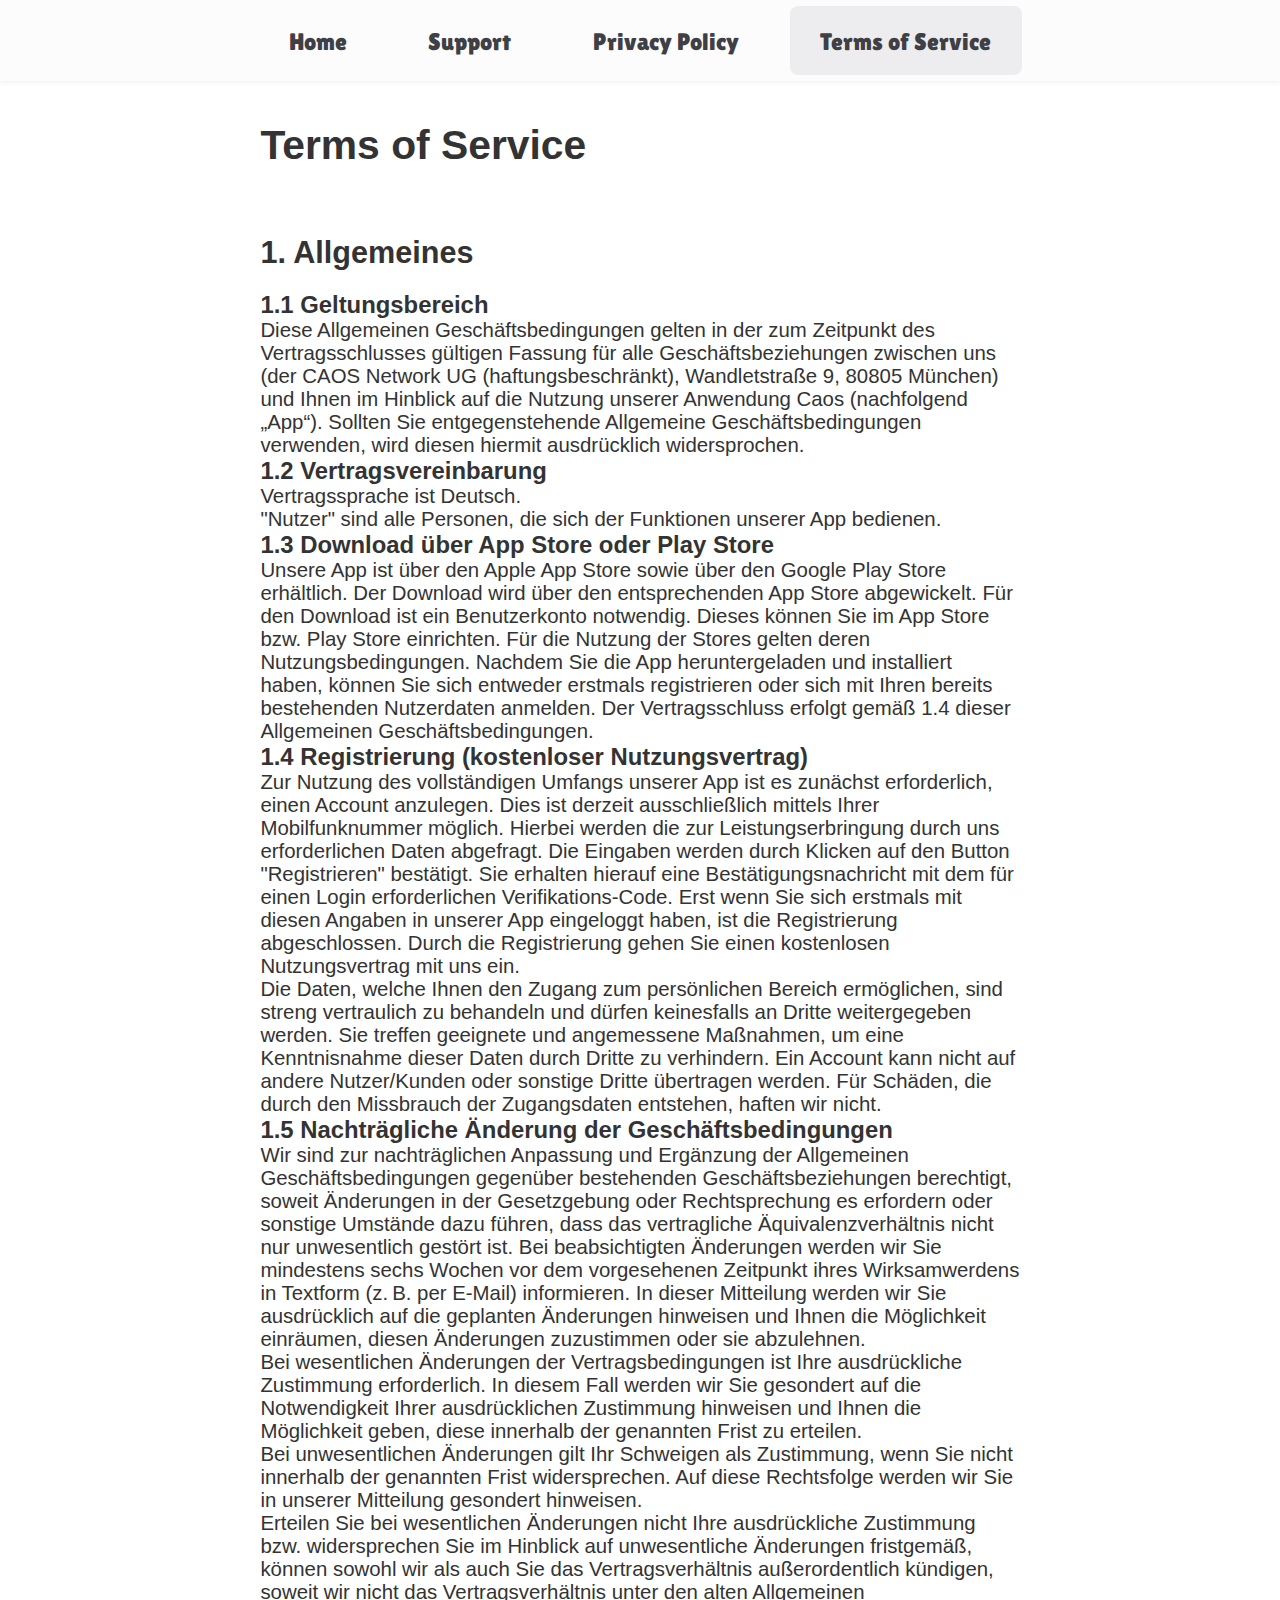
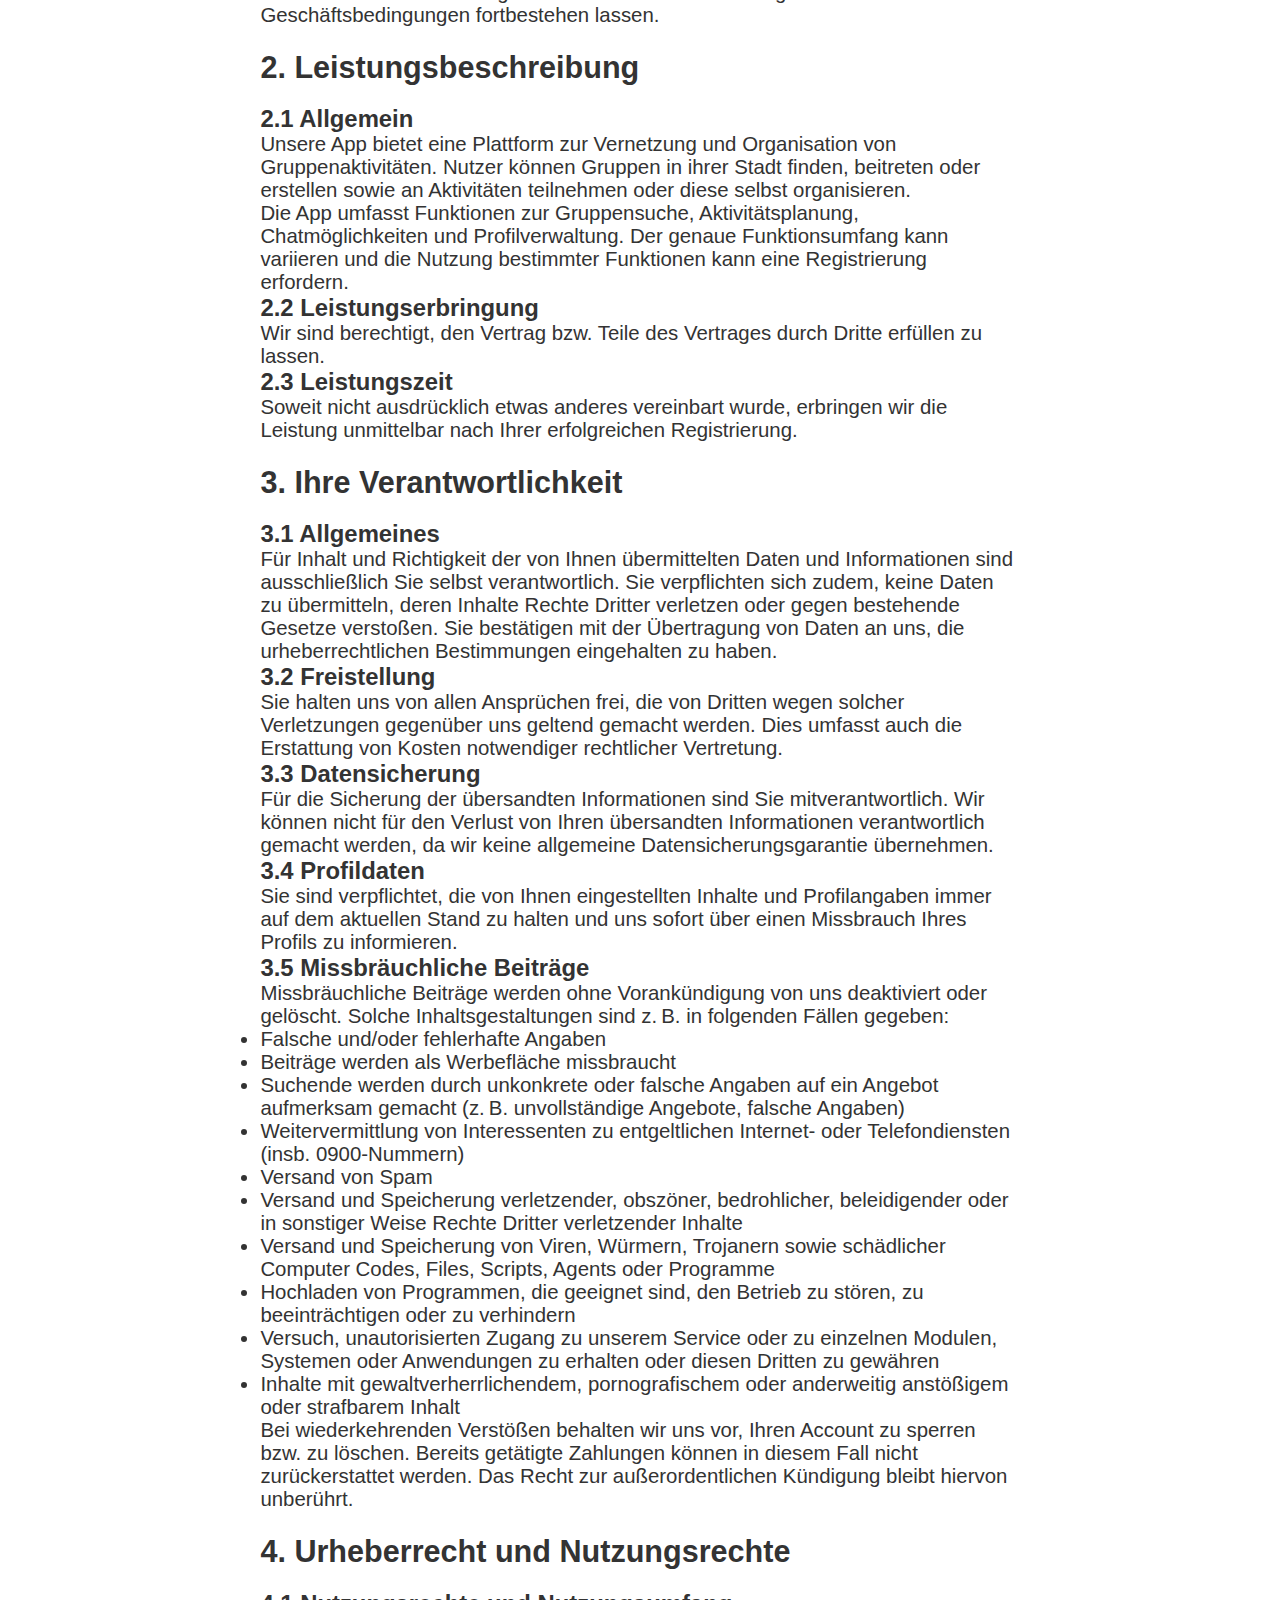
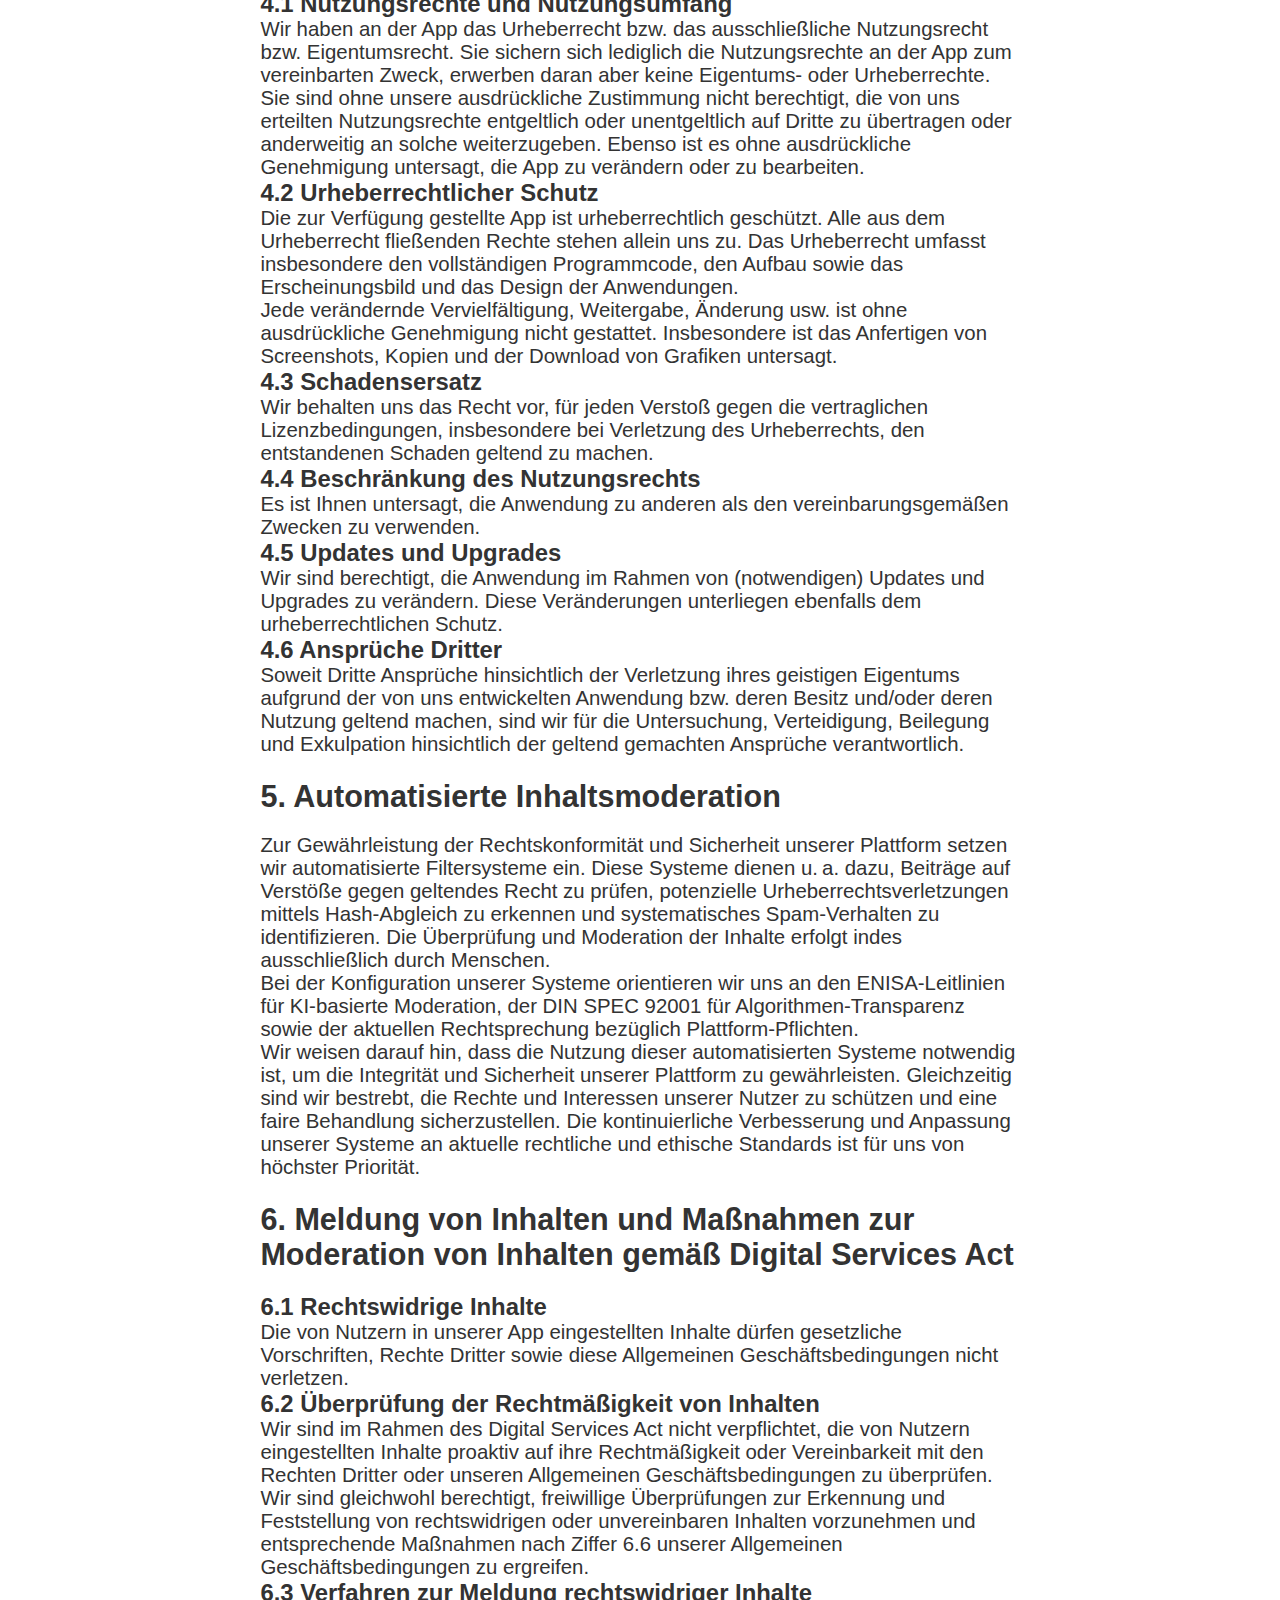
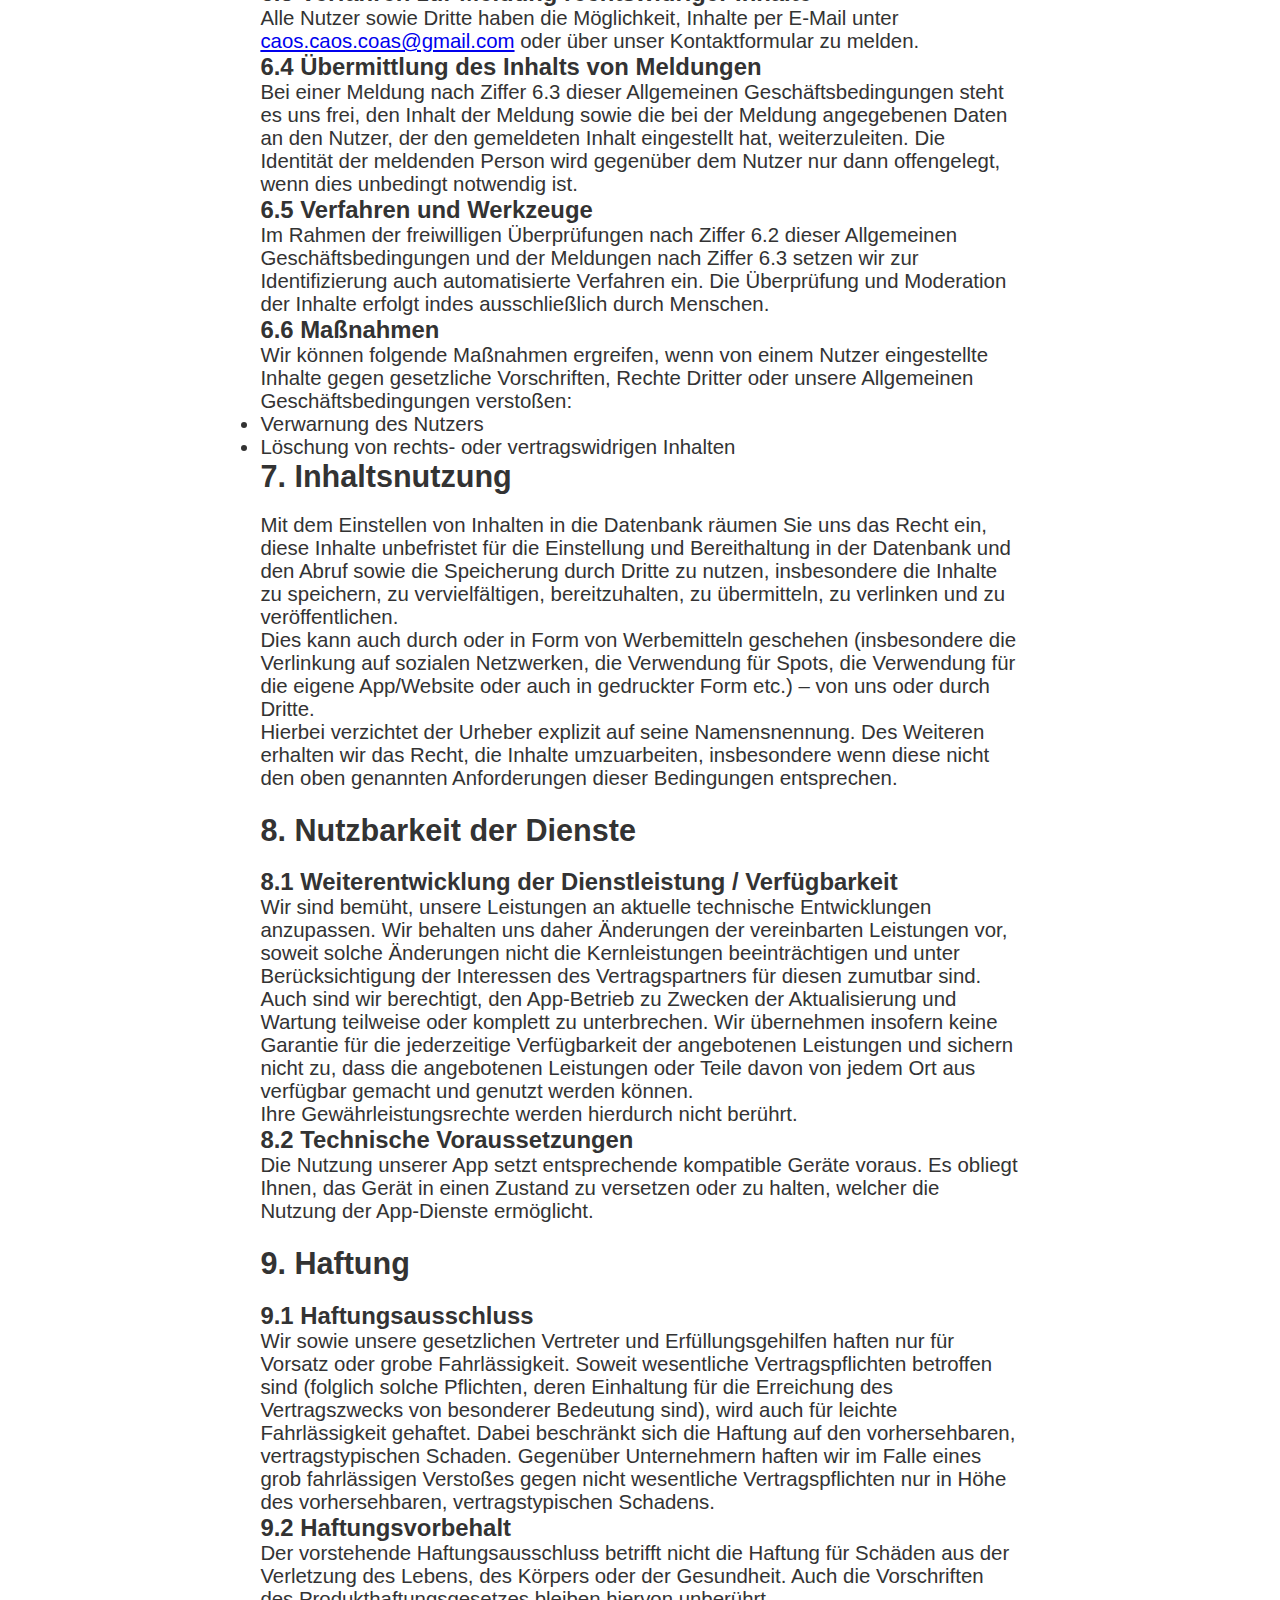
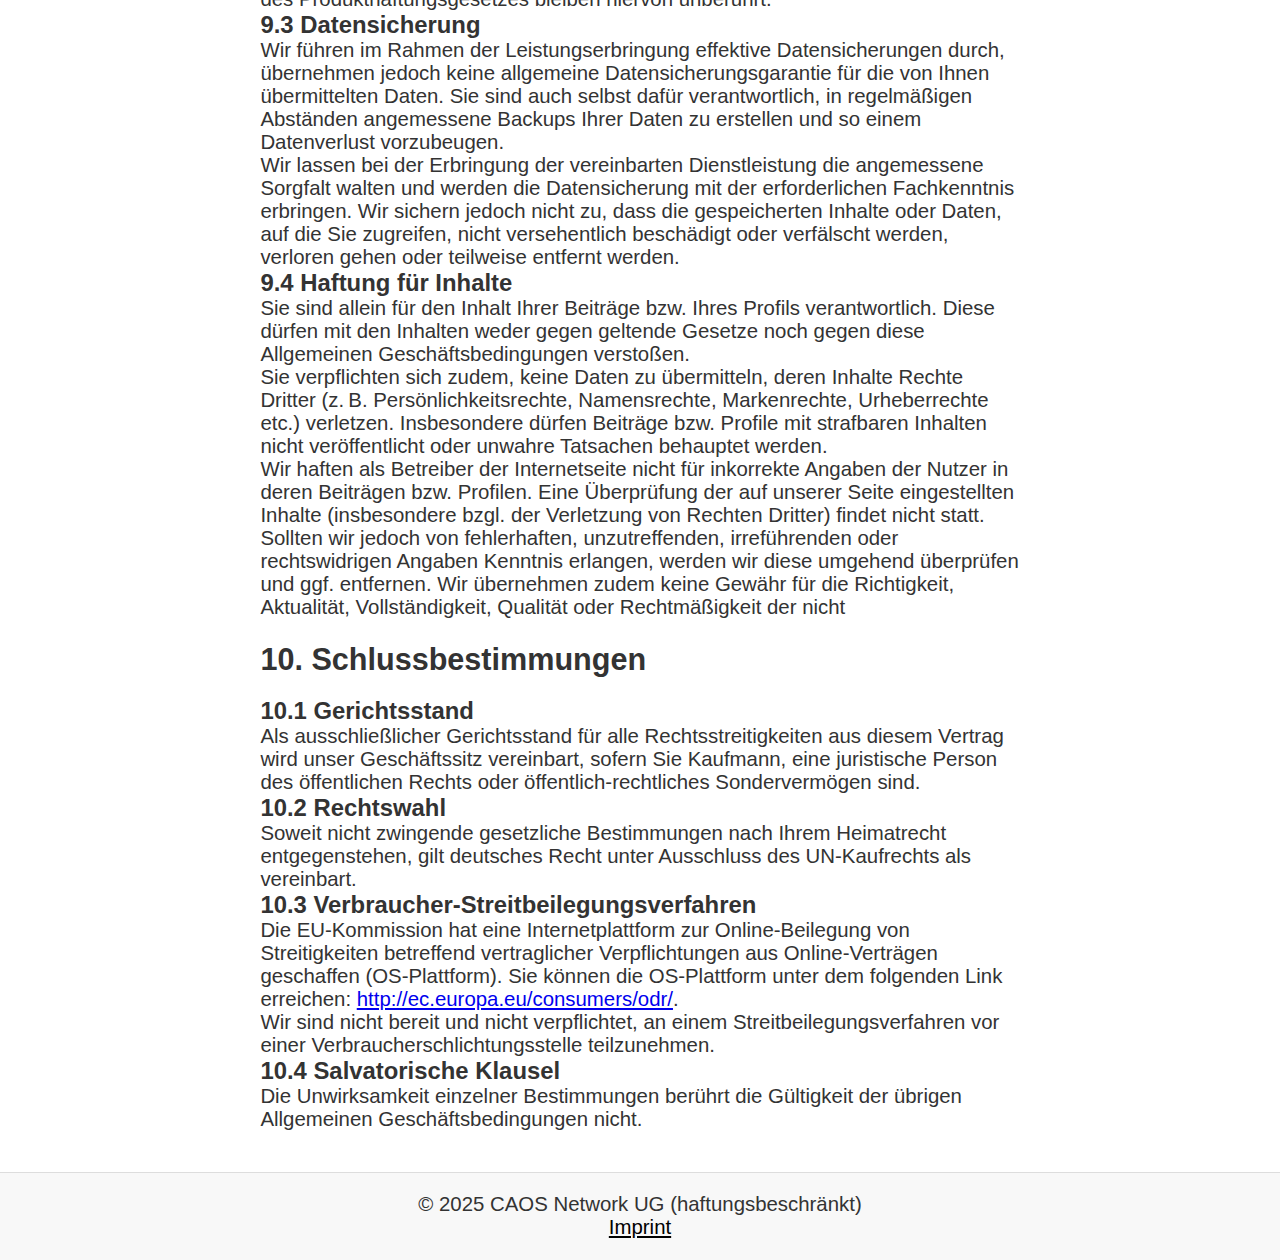
<file: Terms of Service/index.html>
<!DOCTYPE html>
<html lang="en">
<head>
  <meta charset="UTF-8" />
  <meta name="viewport" content="width=device-width, initial-scale=1.0"/>
  <meta name="theme-color" content="#ffffff"/>
  <title>Terms of Service</title>
  <link rel="icon" href="../CAOS_app_icon.svg" type="image/svg+xml">
  <link rel="stylesheet" href="../style.css" />
</head>
<body>
  <div class="mobile-nav">
    <div class="page-title">Terms of Service</div>
    <button class="menu-toggle" onclick="toggleMenu()">☰</button>
  </div>

  <div class="mobile-menu" id="mobileMenu">
    <a href="../">Home</a>
    <a href="../Support/">Support</a>
    <a href="../Privacy Policy/">Privacy Policy</a>
    <a href="../Terms of Service/">Terms of Service</a>
  </div>

  <!-- Navigation Bar -->
  <nav class="navbar">
    <ul>
      <li><a href="../">Home</a></li>
      <li><a href="../Support/">Support</a></li>
      <li><a href="../Privacy Policy/">Privacy Policy</a></li>
      <li><a href="../Terms of Service/" class="active">Terms of Service</a></li>
    </ul>
  </nav>

  <!-- Main Content -->
  <main>
    <section>
      <h1>Terms of Service</h1>
      <br />
      <br />

      <h2>1. Allgemeines</h2>

      <h3>1.1 Geltungsbereich</h3>
      <p>
        Diese Allgemeinen Geschäftsbedingungen gelten in der zum Zeitpunkt des Vertragsschlusses gültigen Fassung für alle Geschäftsbeziehungen zwischen uns (der CAOS Network UG (haftungsbeschränkt), Wandletstraße 9, 80805 München) und Ihnen im Hinblick auf die Nutzung unserer Anwendung Caos (nachfolgend „App“). Sollten Sie entgegenstehende Allgemeine Geschäftsbedingungen verwenden, wird diesen hiermit ausdrücklich widersprochen.
      </p>

      <h3>1.2 Vertragsvereinbarung</h3>
      <p>
        Vertragssprache ist Deutsch.
      </p>
      <p>
        "Nutzer" sind alle Personen, die sich der Funktionen unserer App bedienen.
      </p>

      <h3>1.3 Download über App Store oder Play Store</h3>
      <p>
        Unsere App ist über den Apple App Store sowie über den Google Play Store erhältlich. Der Download wird über den entsprechenden App Store abgewickelt. Für den Download ist ein Benutzerkonto notwendig. Dieses können Sie im App Store bzw. Play Store einrichten. Für die Nutzung der Stores gelten deren Nutzungsbedingungen. Nachdem Sie die App heruntergeladen und installiert haben, können Sie sich entweder erstmals registrieren oder sich mit Ihren bereits bestehenden Nutzerdaten anmelden. Der Vertragsschluss erfolgt gemäß 1.4 dieser Allgemeinen Geschäftsbedingungen.
      </p>

      <h3>1.4 Registrierung (kostenloser Nutzungsvertrag)</h3>
      <p>
        Zur Nutzung des vollständigen Umfangs unserer App ist es zunächst erforderlich, einen Account anzulegen. Dies ist derzeit ausschließlich mittels Ihrer Mobilfunknummer möglich. Hierbei werden die zur Leistungserbringung durch uns erforderlichen Daten abgefragt. Die Eingaben werden durch Klicken auf den Button "Registrieren" bestätigt. Sie erhalten hierauf eine Bestätigungsnachricht mit dem für einen Login erforderlichen Verifikations-Code. Erst wenn Sie sich erstmals mit diesen Angaben in unserer App eingeloggt haben, ist die Registrierung abgeschlossen. Durch die Registrierung gehen Sie einen kostenlosen Nutzungsvertrag mit uns ein.
      </p>
      <p>
        Die Daten, welche Ihnen den Zugang zum persönlichen Bereich ermöglichen, sind streng vertraulich zu behandeln und dürfen keinesfalls an Dritte weitergegeben werden. Sie treffen geeignete und angemessene Maßnahmen, um eine Kenntnisnahme dieser Daten durch Dritte zu verhindern. Ein Account kann nicht auf andere Nutzer/Kunden oder sonstige Dritte übertragen werden. Für Schäden, die durch den Missbrauch der Zugangsdaten entstehen, haften wir nicht.
      </p>

      <h3>1.5 Nachträgliche Änderung der Geschäftsbedingungen</h3>
      <p>
        Wir sind zur nachträglichen Anpassung und Ergänzung der Allgemeinen Geschäftsbedingungen gegenüber bestehenden Geschäftsbeziehungen berechtigt, soweit Änderungen in der Gesetzgebung oder Rechtsprechung es erfordern oder sonstige Umstände dazu führen, dass das vertragliche Äquivalenzverhältnis nicht nur unwesentlich gestört ist. Bei beabsichtigten Änderungen werden wir Sie mindestens sechs Wochen vor dem vorgesehenen Zeitpunkt ihres Wirksamwerdens in Textform (z. B. per E-Mail) informieren. In dieser Mitteilung werden wir Sie ausdrücklich auf die geplanten Änderungen hinweisen und Ihnen die Möglichkeit einräumen, diesen Änderungen zuzustimmen oder sie abzulehnen.
      </p>
      <p>
        Bei wesentlichen Änderungen der Vertragsbedingungen ist Ihre ausdrückliche Zustimmung erforderlich. In diesem Fall werden wir Sie gesondert auf die Notwendigkeit Ihrer ausdrücklichen Zustimmung hinweisen und Ihnen die Möglichkeit geben, diese innerhalb der genannten Frist zu erteilen.
      </p>
      <p>
        Bei unwesentlichen Änderungen gilt Ihr Schweigen als Zustimmung, wenn Sie nicht innerhalb der genannten Frist widersprechen. Auf diese Rechtsfolge werden wir Sie in unserer Mitteilung gesondert hinweisen.
      </p>
      <p>
        Erteilen Sie bei wesentlichen Änderungen nicht Ihre ausdrückliche Zustimmung bzw. widersprechen Sie im Hinblick auf unwesentliche Änderungen fristgemäß, können sowohl wir als auch Sie das Vertragsverhältnis außerordentlich kündigen, soweit wir nicht das Vertragsverhältnis unter den alten Allgemeinen Geschäftsbedingungen fortbestehen lassen.
      </p>
      <br />

      <h2>2. Leistungsbeschreibung</h2>

      <h3>2.1 Allgemein</h3>
      <p>
        Unsere App bietet eine Plattform zur Vernetzung und Organisation von Gruppenaktivitäten. Nutzer können Gruppen in ihrer Stadt finden, beitreten oder erstellen sowie an Aktivitäten teilnehmen oder diese selbst organisieren.
      </p>
      <p>
        Die App umfasst Funktionen zur Gruppensuche, Aktivitätsplanung, Chatmöglichkeiten und Profilverwaltung. Der genaue Funktionsumfang kann variieren und die Nutzung bestimmter Funktionen kann eine Registrierung erfordern.
      </p>

      <h3>2.2 Leistungserbringung</h3>
      <p>
        Wir sind berechtigt, den Vertrag bzw. Teile des Vertrages durch Dritte erfüllen zu lassen.
      </p>

      <h3>2.3 Leistungszeit</h3>
      <p>
        Soweit nicht ausdrücklich etwas anderes vereinbart wurde, erbringen wir die Leistung unmittelbar nach Ihrer erfolgreichen Registrierung.
      </p>
      <br />

      <h2>3. Ihre Verantwortlichkeit</h2>
      <h3>3.1 Allgemeines</h3>
      <p>
        Für Inhalt und Richtigkeit der von Ihnen übermittelten Daten und Informationen sind ausschließlich Sie selbst verantwortlich. Sie verpflichten sich zudem, keine Daten zu übermitteln, deren Inhalte Rechte Dritter verletzen oder gegen bestehende Gesetze verstoßen. Sie bestätigen mit der Übertragung von Daten an uns, die urheberrechtlichen Bestimmungen eingehalten zu haben.
      </p>

      <h3>3.2 Freistellung</h3>
      <p>
        Sie halten uns von allen Ansprüchen frei, die von Dritten wegen solcher Verletzungen gegenüber uns geltend gemacht werden. Dies umfasst auch die Erstattung von Kosten notwendiger rechtlicher Vertretung.
      </p>

      <h3>3.3 Datensicherung</h3>
      <p>
        Für die Sicherung der übersandten Informationen sind Sie mitverantwortlich. Wir können nicht für den Verlust von Ihren übersandten Informationen verantwortlich gemacht werden, da wir keine allgemeine Datensicherungsgarantie übernehmen.
      </p>

      <h3>3.4 Profildaten</h3>
      <p>
        Sie sind verpflichtet, die von Ihnen eingestellten Inhalte und Profilangaben immer auf dem aktuellen Stand zu halten und uns sofort über einen Missbrauch Ihres Profils zu informieren.
      </p>

      <h3>3.5 Missbräuchliche Beiträge</h3>
      <p>
        Missbräuchliche Beiträge werden ohne Vorankündigung von uns deaktiviert oder gelöscht. Solche Inhaltsgestaltungen sind z. B. in folgenden Fällen gegeben:
      </p>
      <ul>
        <li>Falsche und/oder fehlerhafte Angaben</li>
        <li>Beiträge werden als Werbefläche missbraucht</li>
        <li>Suchende werden durch unkonkrete oder falsche Angaben auf ein Angebot aufmerksam gemacht (z. B. unvollständige Angebote, falsche Angaben)</li>
        <li>Weitervermittlung von Interessenten zu entgeltlichen Internet- oder Telefondiensten (insb. 0900-Nummern)</li>
        <li>Versand von Spam</li>
        <li>Versand und Speicherung verletzender, obszöner, bedrohlicher, beleidigender oder in sonstiger Weise Rechte Dritter verletzender Inhalte</li>
        <li>Versand und Speicherung von Viren, Würmern, Trojanern sowie schädlicher Computer Codes, Files, Scripts, Agents oder Programme</li>
        <li>Hochladen von Programmen, die geeignet sind, den Betrieb zu stören, zu beeinträchtigen oder zu verhindern</li>
        <li>Versuch, unautorisierten Zugang zu unserem Service oder zu einzelnen Modulen, Systemen oder Anwendungen zu erhalten oder diesen Dritten zu gewähren</li>
        <li>Inhalte mit gewaltverherrlichendem, pornografischem oder anderweitig anstößigem oder strafbarem Inhalt</li>
      </ul>
      <p>
        Bei wiederkehrenden Verstößen behalten wir uns vor, Ihren Account zu sperren bzw. zu löschen. Bereits getätigte Zahlungen können in diesem Fall nicht zurückerstattet werden. Das Recht zur außerordentlichen Kündigung bleibt hiervon unberührt.
      </p>
      <br />


      <h2>4. Urheberrecht und Nutzungsrechte</h2>

      <h3>4.1 Nutzungsrechte und Nutzungsumfang</h3>
      <p>
        Wir haben an der App das Urheberrecht bzw. das ausschließliche Nutzungsrecht bzw. Eigentumsrecht. Sie sichern sich lediglich die Nutzungsrechte an der App zum vereinbarten Zweck, erwerben daran aber keine Eigentums- oder Urheberrechte.
      </p>
      <p>
        Sie sind ohne unsere ausdrückliche Zustimmung nicht berechtigt, die von uns erteilten Nutzungsrechte entgeltlich oder unentgeltlich auf Dritte zu übertragen oder anderweitig an solche weiterzugeben. Ebenso ist es ohne ausdrückliche Genehmigung untersagt, die App zu verändern oder zu bearbeiten.
      </p>
      
      <h3>4.2 Urheberrechtlicher Schutz</h3>
      <p>
        Die zur Verfügung gestellte App ist urheberrechtlich geschützt. Alle aus dem Urheberrecht fließenden Rechte stehen allein uns zu. Das Urheberrecht umfasst insbesondere den vollständigen Programmcode, den Aufbau sowie das Erscheinungsbild und das Design der Anwendungen.
      </p>
      <p>
        Jede verändernde Vervielfältigung, Weitergabe, Änderung usw. ist ohne ausdrückliche Genehmigung nicht gestattet. Insbesondere ist das Anfertigen von Screenshots, Kopien und der Download von Grafiken untersagt.
      </p>
      
      <h3>4.3 Schadensersatz</h3>
      <p>
        Wir behalten uns das Recht vor, für jeden Verstoß gegen die vertraglichen Lizenzbedingungen, insbesondere bei Verletzung des Urheberrechts, den entstandenen Schaden geltend zu machen.
      </p>
      
      <h3>4.4 Beschränkung des Nutzungsrechts</h3>
      <p>
        Es ist Ihnen untersagt, die Anwendung zu anderen als den vereinbarungsgemäßen Zwecken zu verwenden.
      </p>
      
      <h3>4.5 Updates und Upgrades</h3>
      <p>
        Wir sind berechtigt, die Anwendung im Rahmen von (notwendigen) Updates und Upgrades zu verändern. Diese Veränderungen unterliegen ebenfalls dem urheberrechtlichen Schutz.
      </p>
      
      <h3>4.6 Ansprüche Dritter</h3>
      <p>
        Soweit Dritte Ansprüche hinsichtlich der Verletzung ihres geistigen Eigentums aufgrund der von uns entwickelten Anwendung bzw. deren Besitz und/oder deren Nutzung geltend machen, sind wir für die Untersuchung, Verteidigung, Beilegung und Exkulpation hinsichtlich der geltend gemachten Ansprüche verantwortlich.
      </p>
      <br />

      <h2>5. Automatisierte Inhaltsmoderation</h2>
      <p>
        Zur Gewährleistung der Rechtskonformität und Sicherheit unserer Plattform setzen wir automatisierte Filtersysteme ein. Diese Systeme dienen u. a. dazu, Beiträge auf Verstöße gegen geltendes Recht zu prüfen, potenzielle Urheberrechtsverletzungen mittels Hash-Abgleich zu erkennen und systematisches Spam-Verhalten zu identifizieren. Die Überprüfung und Moderation der Inhalte erfolgt indes ausschließlich durch Menschen.
      </p>
      <p>
        Bei der Konfiguration unserer Systeme orientieren wir uns an den ENISA-Leitlinien für KI-basierte Moderation, der DIN SPEC 92001 für Algorithmen-Transparenz sowie der aktuellen Rechtsprechung bezüglich Plattform-Pflichten.
      </p>
      <p>
        Wir weisen darauf hin, dass die Nutzung dieser automatisierten Systeme notwendig ist, um die Integrität und Sicherheit unserer Plattform zu gewährleisten. Gleichzeitig sind wir bestrebt, die Rechte und Interessen unserer Nutzer zu schützen und eine faire Behandlung sicherzustellen. Die kontinuierliche Verbesserung und Anpassung unserer Systeme an aktuelle rechtliche und ethische Standards ist für uns von höchster Priorität.
      </p>
      <br />

      <h2>6. Meldung von Inhalten und Maßnahmen zur Moderation von Inhalten gemäß Digital Services Act</h2>

      <h3>6.1 Rechtswidrige Inhalte</h3>
      <p>
        Die von Nutzern in unserer App eingestellten Inhalte dürfen gesetzliche Vorschriften, Rechte Dritter sowie diese Allgemeinen Geschäftsbedingungen nicht verletzen.
      </p>

      <h3>6.2 Überprüfung der Rechtmäßigkeit von Inhalten</h3>
      <p>
        Wir sind im Rahmen des Digital Services Act nicht verpflichtet, die von Nutzern eingestellten Inhalte proaktiv auf ihre Rechtmäßigkeit oder Vereinbarkeit mit den Rechten Dritter oder unseren Allgemeinen Geschäftsbedingungen zu überprüfen. Wir sind gleichwohl berechtigt, freiwillige Überprüfungen zur Erkennung und Feststellung von rechtswidrigen oder unvereinbaren Inhalten vorzunehmen und entsprechende Maßnahmen nach Ziffer 6.6 unserer Allgemeinen Geschäftsbedingungen zu ergreifen.
      </p>

      <h3>6.3 Verfahren zur Meldung rechtswidriger Inhalte</h3>
      <p>
        Alle Nutzer sowie Dritte haben die Möglichkeit, Inhalte per E-Mail unter <a href="mailto:caos.caos.coas@gmail.com">caos.caos.coas@gmail.com</a> oder über unser Kontaktformular zu melden.
      </p>

      <h3>6.4 Übermittlung des Inhalts von Meldungen</h3>
      <p>
        Bei einer Meldung nach Ziffer 6.3 dieser Allgemeinen Geschäftsbedingungen steht es uns frei, den Inhalt der Meldung sowie die bei der Meldung angegebenen Daten an den Nutzer, der den gemeldeten Inhalt eingestellt hat, weiterzuleiten. Die Identität der meldenden Person wird gegenüber dem Nutzer nur dann offengelegt, wenn dies unbedingt notwendig ist.
      </p>

      <h3>6.5 Verfahren und Werkzeuge</h3>
      <p>
        Im Rahmen der freiwilligen Überprüfungen nach Ziffer 6.2 dieser Allgemeinen Geschäftsbedingungen und der Meldungen nach Ziffer 6.3 setzen wir zur Identifizierung auch automatisierte Verfahren ein. Die Überprüfung und Moderation der Inhalte erfolgt indes ausschließlich durch Menschen.
      </p>

      <h3>6.6 Maßnahmen</h3>
      <p>
        Wir können folgende Maßnahmen ergreifen, wenn von einem Nutzer eingestellte Inhalte gegen gesetzliche Vorschriften, Rechte Dritter oder unsere Allgemeinen Geschäftsbedingungen verstoßen:
      </p>
      <ul>
        <li>Verwarnung des Nutzers</li>
        <li>Löschung von rechts- oder vertragswidrigen Inhalten
      <br />


      <h2>7. Inhaltsnutzung</h2>
      <p>
        Mit dem Einstellen von Inhalten in die Datenbank räumen Sie uns das Recht ein, diese Inhalte unbefristet für die Einstellung und Bereithaltung in der Datenbank und den Abruf sowie die Speicherung durch Dritte zu nutzen, insbesondere die Inhalte zu speichern, zu vervielfältigen, bereitzuhalten, zu übermitteln, zu verlinken und zu veröffentlichen.
      </p>
      <p>
        Dies kann auch durch oder in Form von Werbemitteln geschehen (insbesondere die Verlinkung auf sozialen Netzwerken, die Verwendung für Spots, die Verwendung für die eigene App/Website oder auch in gedruckter Form etc.) – von uns oder durch Dritte.
      </p>
      <p>
        Hierbei verzichtet der Urheber explizit auf seine Namensnennung. Des Weiteren erhalten wir das Recht, die Inhalte umzuarbeiten, insbesondere wenn diese nicht den oben genannten Anforderungen dieser Bedingungen entsprechen.
      </p>
      <br />

      <h2>8. Nutzbarkeit der Dienste</h2>
      <h3>8.1 Weiterentwicklung der Dienstleistung / Verfügbarkeit</h3>
      <p>
        Wir sind bemüht, unsere Leistungen an aktuelle technische Entwicklungen anzupassen. Wir behalten uns daher Änderungen der vereinbarten Leistungen vor, soweit solche Änderungen nicht die Kernleistungen beeinträchtigen und unter Berücksichtigung der Interessen des Vertragspartners für diesen zumutbar sind.
      </p>
      <p>
        Auch sind wir berechtigt, den App-Betrieb zu Zwecken der Aktualisierung und Wartung teilweise oder komplett zu unterbrechen. Wir übernehmen insofern keine Garantie für die jederzeitige Verfügbarkeit der angebotenen Leistungen und sichern nicht zu, dass die angebotenen Leistungen oder Teile davon von jedem Ort aus verfügbar gemacht und genutzt werden können.
      </p>
      <p>
        Ihre Gewährleistungsrechte werden hierdurch nicht berührt.
      </p>

      <h3>8.2 Technische Voraussetzungen</h3>
      <p>
        Die Nutzung unserer App setzt entsprechende kompatible Geräte voraus. Es obliegt Ihnen, das Gerät in einen Zustand zu versetzen oder zu halten, welcher die Nutzung der App-Dienste ermöglicht.
      </p>
      <br />


      <h2>9. Haftung</h2>

      <h3>9.1 Haftungsausschluss</h3>
      <p>
        Wir sowie unsere gesetzlichen Vertreter und Erfüllungsgehilfen haften nur für Vorsatz oder grobe Fahrlässigkeit. Soweit wesentliche Vertragspflichten betroffen sind (folglich solche Pflichten, deren Einhaltung für die Erreichung des Vertragszwecks von besonderer Bedeutung sind), wird auch für leichte Fahrlässigkeit gehaftet. Dabei beschränkt sich die Haftung auf den vorhersehbaren, vertragstypischen Schaden. Gegenüber Unternehmern haften wir im Falle eines grob fahrlässigen Verstoßes gegen nicht wesentliche Vertragspflichten nur in Höhe des vorhersehbaren, vertragstypischen Schadens.
      </p>
      
      <h3>9.2 Haftungsvorbehalt</h3>
      <p>
        Der vorstehende Haftungsausschluss betrifft nicht die Haftung für Schäden aus der Verletzung des Lebens, des Körpers oder der Gesundheit. Auch die Vorschriften des Produkthaftungsgesetzes bleiben hiervon unberührt.
      </p>
      
      <h3>9.3 Datensicherung</h3>
      <p>
        Wir führen im Rahmen der Leistungserbringung effektive Datensicherungen durch, übernehmen jedoch keine allgemeine Datensicherungsgarantie für die von Ihnen übermittelten Daten. Sie sind auch selbst dafür verantwortlich, in regelmäßigen Abständen angemessene Backups Ihrer Daten zu erstellen und so einem Datenverlust vorzubeugen.
      </p>
      <p>
        Wir lassen bei der Erbringung der vereinbarten Dienstleistung die angemessene Sorgfalt walten und werden die Datensicherung mit der erforderlichen Fachkenntnis erbringen. Wir sichern jedoch nicht zu, dass die gespeicherten Inhalte oder Daten, auf die Sie zugreifen, nicht versehentlich beschädigt oder verfälscht werden, verloren gehen oder teilweise entfernt werden.
      </p>
      
      <h3>9.4 Haftung für Inhalte</h3>
      <p>
        Sie sind allein für den Inhalt Ihrer Beiträge bzw. Ihres Profils verantwortlich. Diese dürfen mit den Inhalten weder gegen geltende Gesetze noch gegen diese Allgemeinen Geschäftsbedingungen verstoßen.
      </p>
      <p>
        Sie verpflichten sich zudem, keine Daten zu übermitteln, deren Inhalte Rechte Dritter (z. B. Persönlichkeitsrechte, Namensrechte, Markenrechte, Urheberrechte etc.) verletzen. Insbesondere dürfen Beiträge bzw. Profile mit strafbaren Inhalten nicht veröffentlicht oder unwahre Tatsachen behauptet werden.
      </p>
      <p>
        Wir haften als Betreiber der Internetseite nicht für inkorrekte Angaben der Nutzer in deren Beiträgen bzw. Profilen. Eine Überprüfung der auf unserer Seite eingestellten Inhalte (insbesondere bzgl. der Verletzung von Rechten Dritter) findet nicht statt.
      </p>
      <p>
        Sollten wir jedoch von fehlerhaften, unzutreffenden, irreführenden oder rechtswidrigen Angaben Kenntnis erlangen, werden wir diese umgehend überprüfen und ggf. entfernen. Wir übernehmen zudem keine Gewähr für die Richtigkeit, Aktualität, Vollständigkeit, Qualität oder Rechtmäßigkeit der nicht
      </p>
      <br />

      <h2>10. Schlussbestimmungen</h2>
      <h3>10.1 Gerichtsstand</h3>
      <p>
        Als ausschließlicher Gerichtsstand für alle Rechtsstreitigkeiten aus diesem Vertrag wird unser Geschäftssitz vereinbart, sofern Sie Kaufmann, eine juristische Person des öffentlichen Rechts oder öffentlich-rechtliches Sondervermögen sind.
      </p>

      <h3>10.2 Rechtswahl</h3>
      <p>
        Soweit nicht zwingende gesetzliche Bestimmungen nach Ihrem Heimatrecht entgegenstehen, gilt deutsches Recht unter Ausschluss des UN-Kaufrechts als vereinbart.
      </p>

      <h3>10.3 Verbraucher-Streitbeilegungsverfahren</h3>
      <p>
        Die EU-Kommission hat eine Internetplattform zur Online-Beilegung von Streitigkeiten betreffend vertraglicher Verpflichtungen aus Online-Verträgen geschaffen (OS-Plattform). Sie können die OS-Plattform unter dem folgenden Link erreichen:
        <a href="http://ec.europa.eu/consumers/odr/" target="_blank">http://ec.europa.eu/consumers/odr/</a>.
      </p>
      <p>
        Wir sind nicht bereit und nicht verpflichtet, an einem Streitbeilegungsverfahren vor einer Verbraucherschlichtungsstelle teilzunehmen.
      </p>

      <h3>10.4 Salvatorische Klausel</h3>
      <p>
        Die Unwirksamkeit einzelner Bestimmungen berührt die Gültigkeit der übrigen Allgemeinen Geschäftsbedingungen nicht.
      </p>
    </section>
  </main>

  <!-- Footer (Optional) -->
  <footer>
    <p>&copy; 2025 CAOS Network UG (haftungsbeschränkt) </p></p>
    <p><a href="../Imprint/" style="color: black;">Imprint</a></p></p>
  </footer>
  <script>
    function toggleMenu() {
      const menu = document.getElementById('mobileMenu');
      menu.classList.toggle('show');
    }
  </script>  
</body>
</html>
</file>
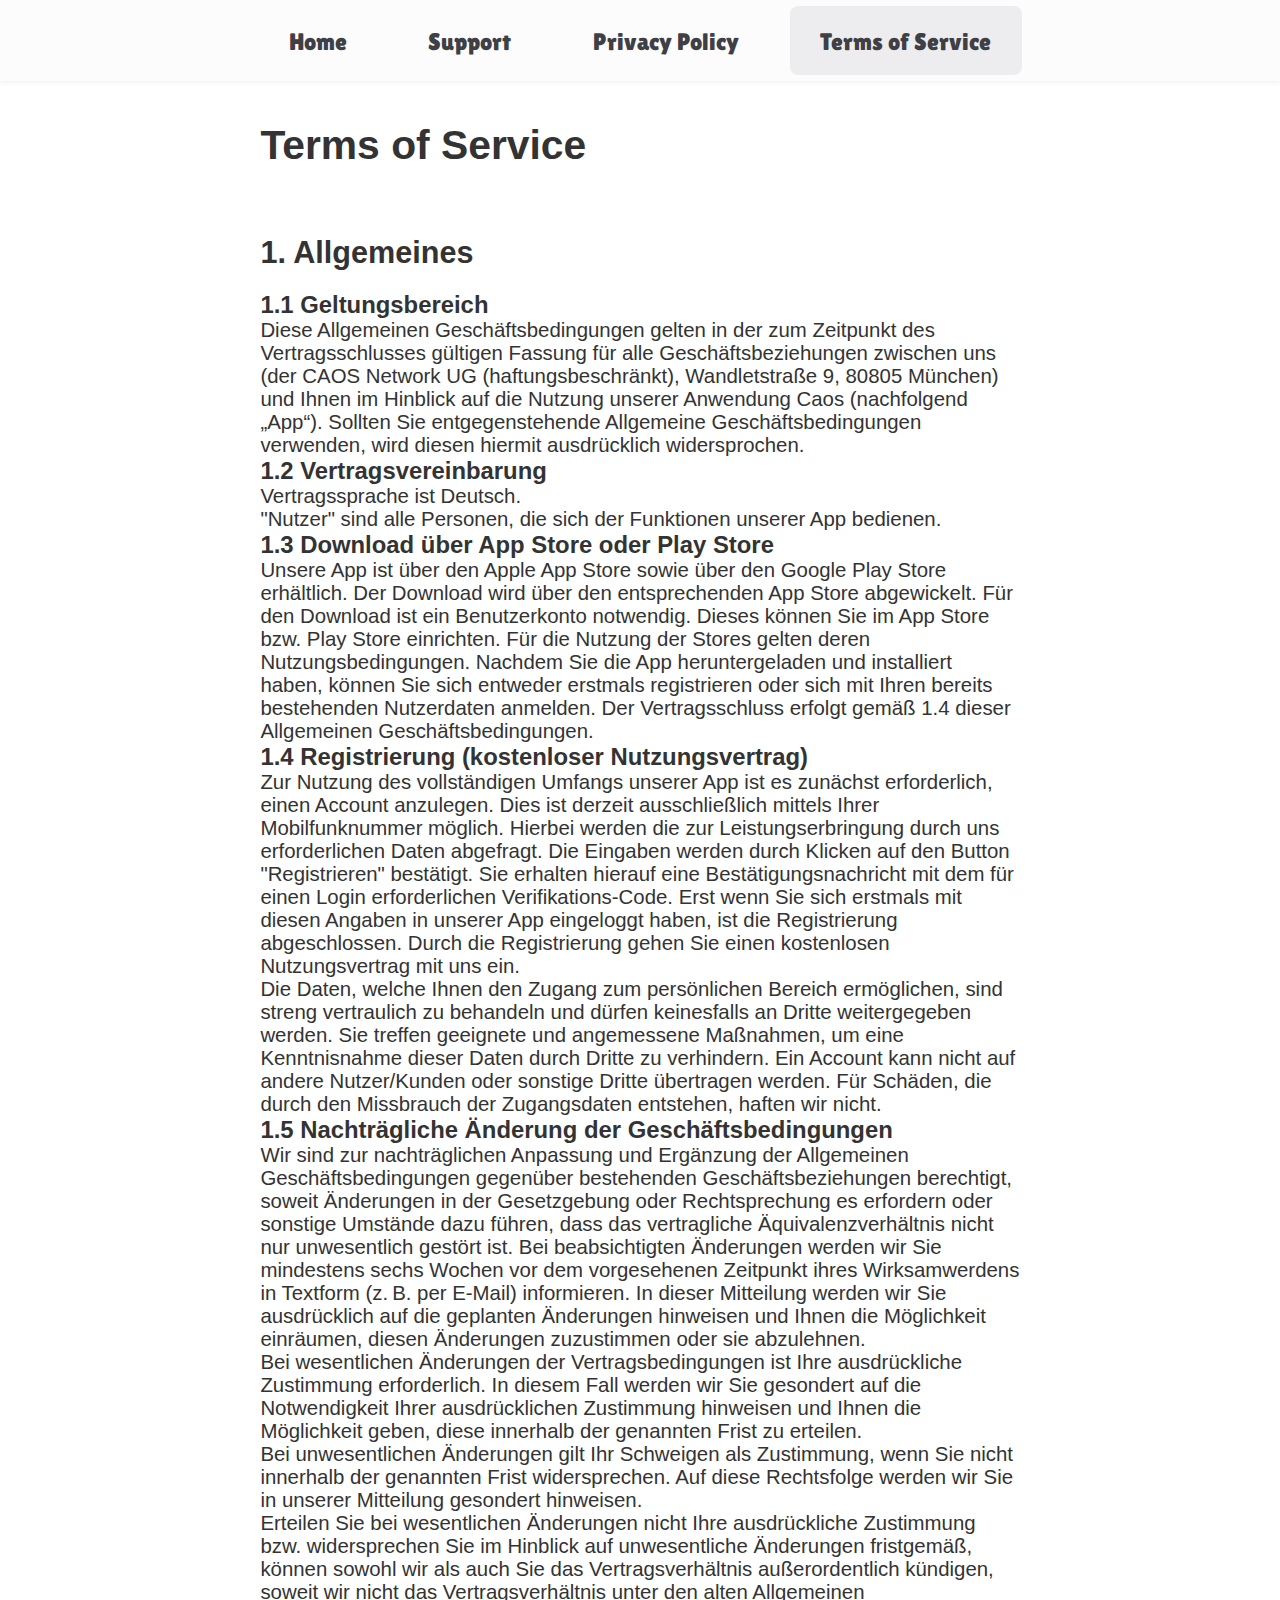
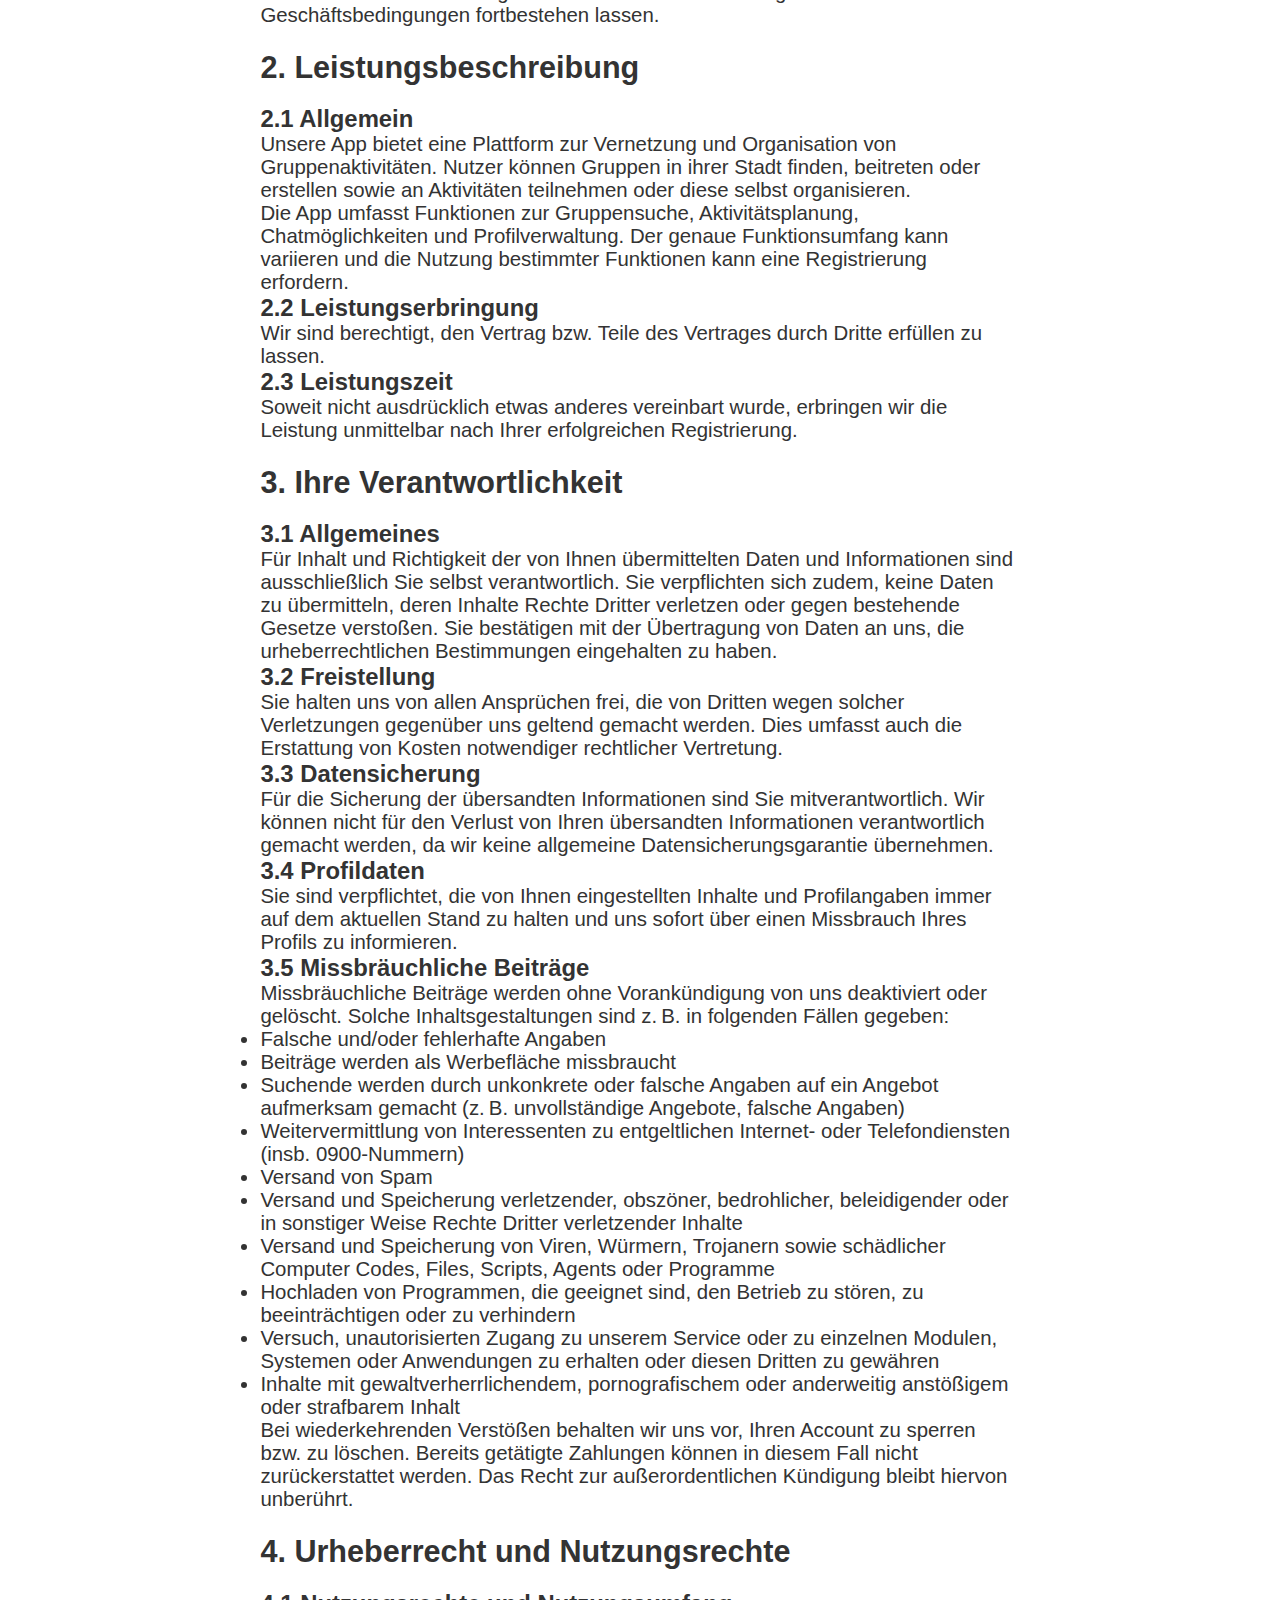
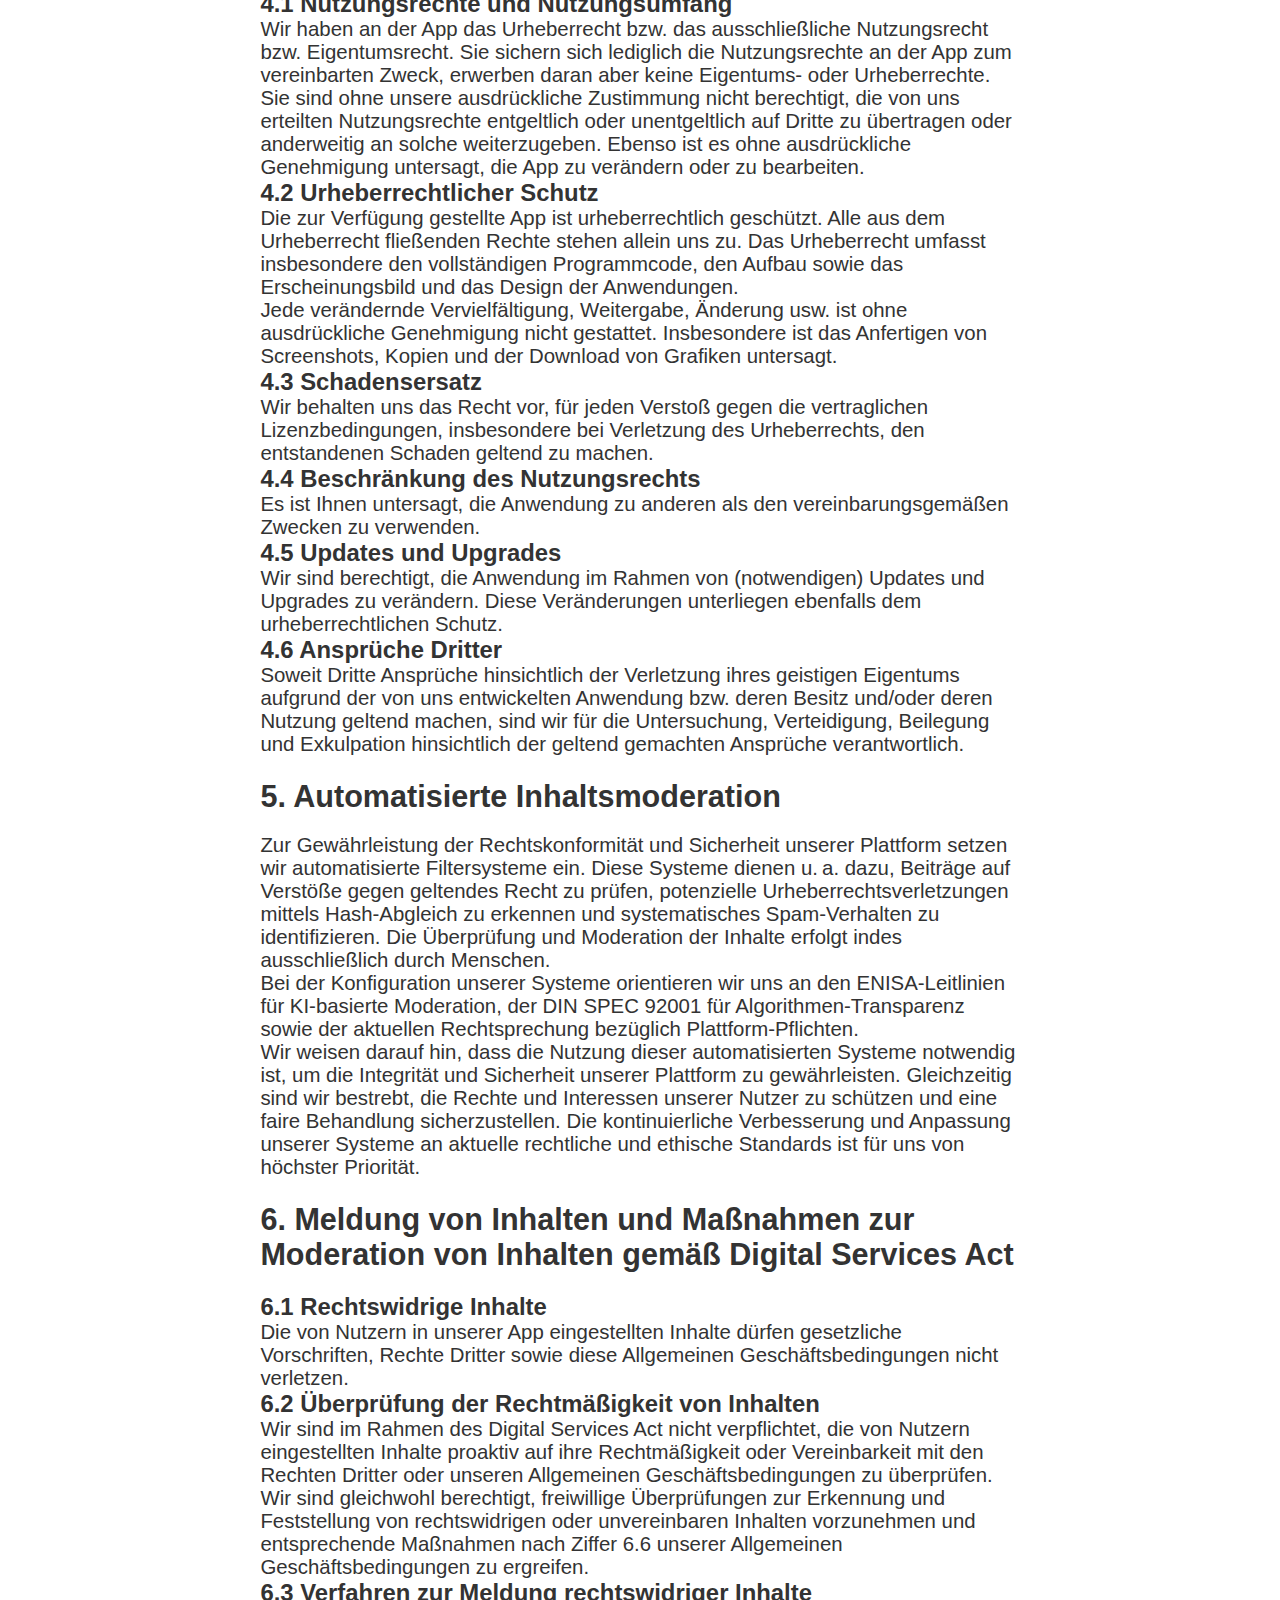
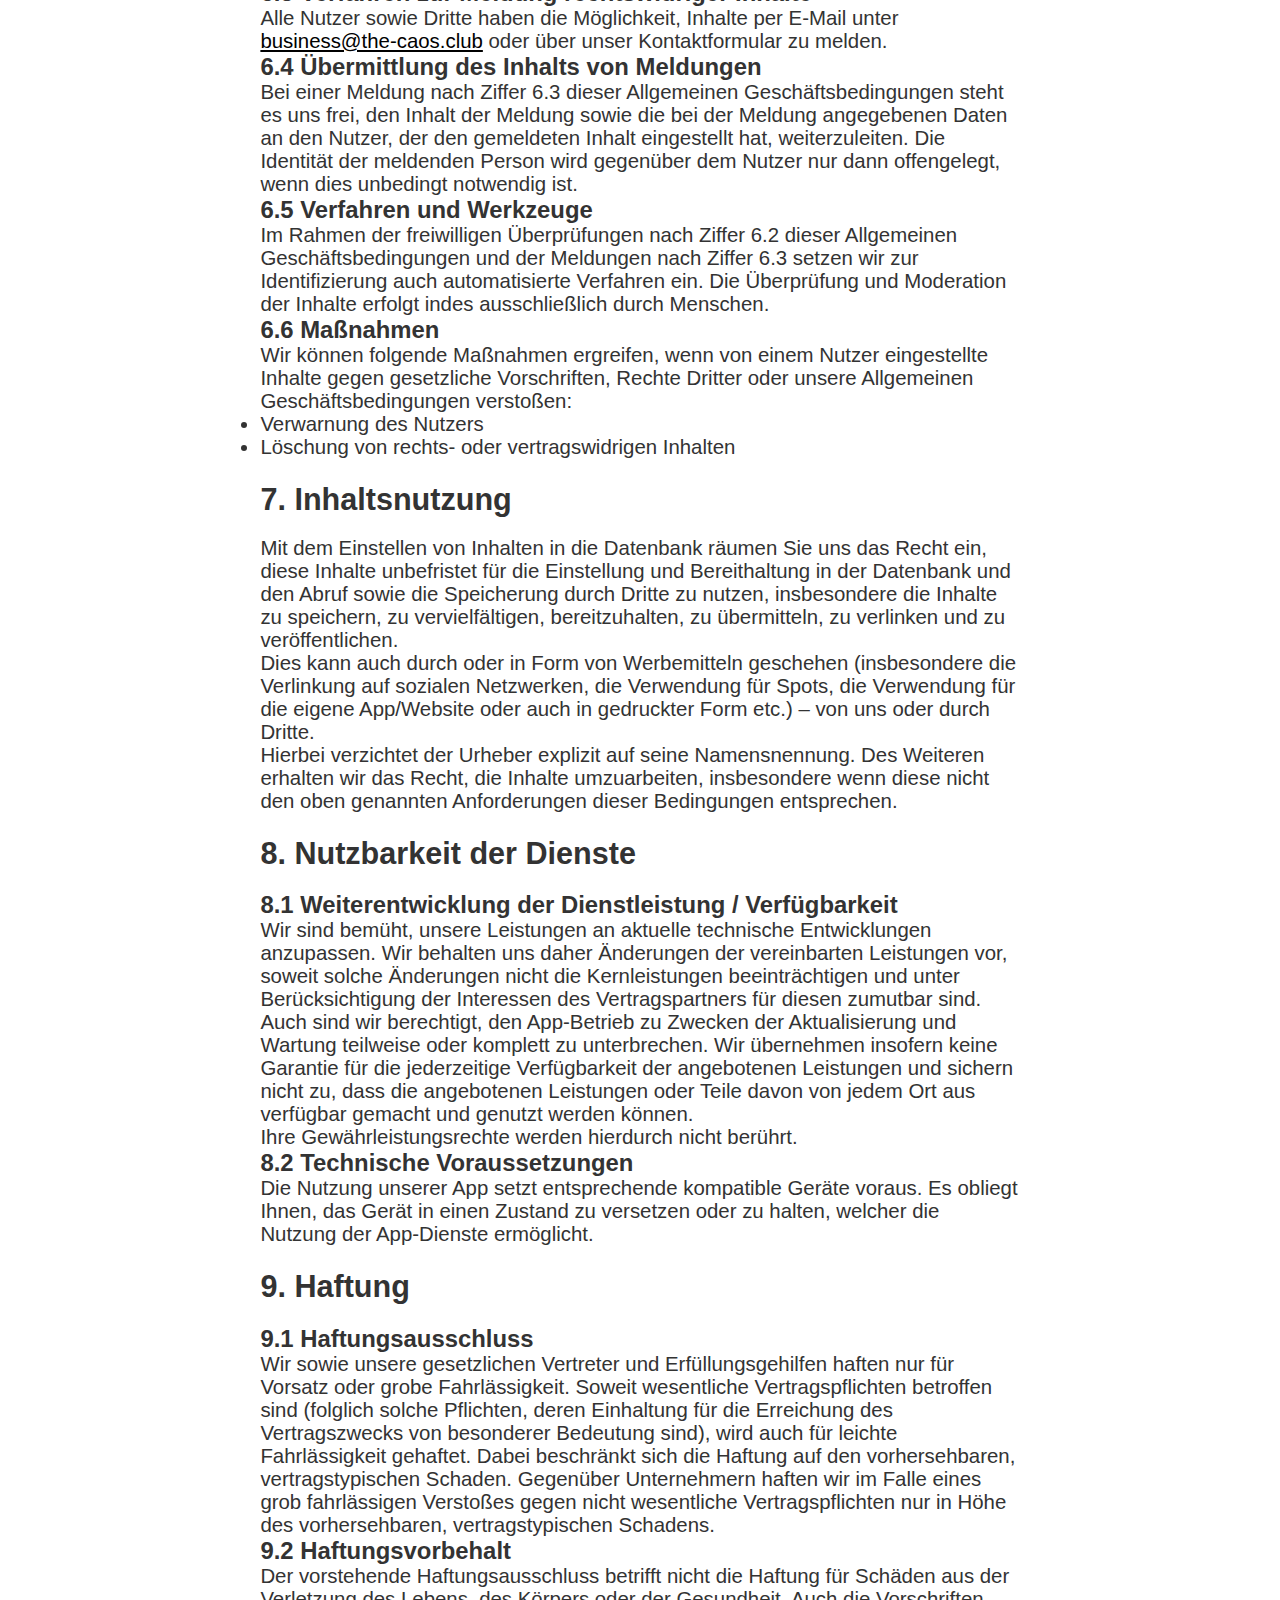
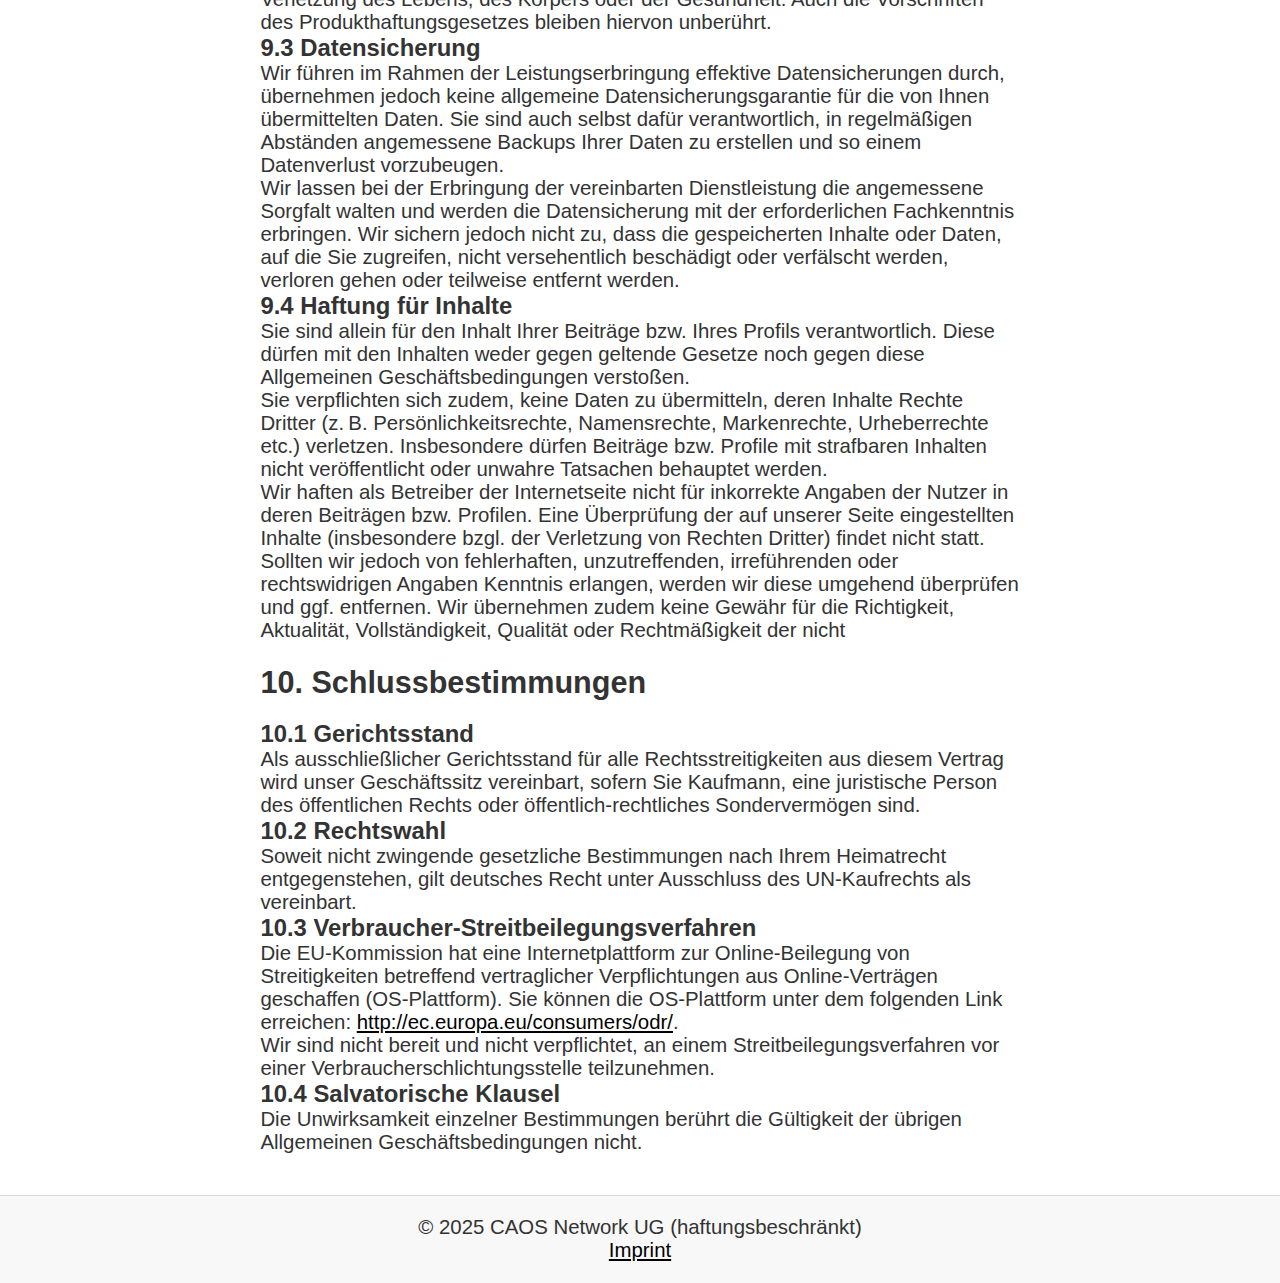
<file: Terms-of-Service/index.html>
<!DOCTYPE html>
<html lang="en">
<head>
  <meta charset="UTF-8" />
  <meta name="viewport" content="width=device-width, initial-scale=1.0"/>
  <meta name="theme-color" content="#ffffff"/>
  <title>Terms of Service</title>
  <link rel="icon" href="../CAOS_app_icon.svg" type="image/svg+xml">
  <link rel="stylesheet" href="../style.css" />
</head>
<body>
  <div class="mobile-nav">
    <div class="page-title">Terms of Service</div>
    <button class="menu-toggle" onclick="toggleMenu()">☰</button>
  </div>

  <div class="mobile-menu" id="mobileMenu">
    <a href="../">Home</a>
    <a href="../Support/">Support</a>
    <a href="../Privacy-Policy/">Privacy Policy</a>
    <a href="../Terms-of-Service/">Terms of Service</a>
  </div>

  <!-- Navigation Bar -->
  <nav class="navbar">
    <ul>
      <li><a href="../">Home</a></li>
      <li><a href="../Support/">Support</a></li>
      <li><a href="../Privacy-Policy/">Privacy Policy</a></li>
      <li><a href="../Terms-of-Service/" class="active">Terms of Service</a></li>
    </ul>
  </nav>

  
  <!-- Main Content -->
  <main>
    <section>
      <h1>Terms of Service</h1>
      <br />
      <br />

      <h2>1. Allgemeines</h2>

      <h3>1.1 Geltungsbereich</h3>
      <p>
        Diese Allgemeinen Geschäftsbedingungen gelten in der zum Zeitpunkt des Vertragsschlusses gültigen Fassung für alle Geschäftsbeziehungen zwischen uns (der CAOS Network UG (haftungsbeschränkt), Wandletstraße 9, 80805 München) und Ihnen im Hinblick auf die Nutzung unserer Anwendung Caos (nachfolgend „App“). Sollten Sie entgegenstehende Allgemeine Geschäftsbedingungen verwenden, wird diesen hiermit ausdrücklich widersprochen.
      </p>

      <h3>1.2 Vertragsvereinbarung</h3>
      <p>
        Vertragssprache ist Deutsch.
      </p>
      <p>
        "Nutzer" sind alle Personen, die sich der Funktionen unserer App bedienen.
      </p>

      <h3>1.3 Download über App Store oder Play Store</h3>
      <p>
        Unsere App ist über den Apple App Store sowie über den Google Play Store erhältlich. Der Download wird über den entsprechenden App Store abgewickelt. Für den Download ist ein Benutzerkonto notwendig. Dieses können Sie im App Store bzw. Play Store einrichten. Für die Nutzung der Stores gelten deren Nutzungsbedingungen. Nachdem Sie die App heruntergeladen und installiert haben, können Sie sich entweder erstmals registrieren oder sich mit Ihren bereits bestehenden Nutzerdaten anmelden. Der Vertragsschluss erfolgt gemäß 1.4 dieser Allgemeinen Geschäftsbedingungen.
      </p>

      <h3>1.4 Registrierung (kostenloser Nutzungsvertrag)</h3>
      <p>
        Zur Nutzung des vollständigen Umfangs unserer App ist es zunächst erforderlich, einen Account anzulegen. Dies ist derzeit ausschließlich mittels Ihrer Mobilfunknummer möglich. Hierbei werden die zur Leistungserbringung durch uns erforderlichen Daten abgefragt. Die Eingaben werden durch Klicken auf den Button "Registrieren" bestätigt. Sie erhalten hierauf eine Bestätigungsnachricht mit dem für einen Login erforderlichen Verifikations-Code. Erst wenn Sie sich erstmals mit diesen Angaben in unserer App eingeloggt haben, ist die Registrierung abgeschlossen. Durch die Registrierung gehen Sie einen kostenlosen Nutzungsvertrag mit uns ein.
      </p>
      <p>
        Die Daten, welche Ihnen den Zugang zum persönlichen Bereich ermöglichen, sind streng vertraulich zu behandeln und dürfen keinesfalls an Dritte weitergegeben werden. Sie treffen geeignete und angemessene Maßnahmen, um eine Kenntnisnahme dieser Daten durch Dritte zu verhindern. Ein Account kann nicht auf andere Nutzer/Kunden oder sonstige Dritte übertragen werden. Für Schäden, die durch den Missbrauch der Zugangsdaten entstehen, haften wir nicht.
      </p>

      <h3>1.5 Nachträgliche Änderung der Geschäftsbedingungen</h3>
      <p>
        Wir sind zur nachträglichen Anpassung und Ergänzung der Allgemeinen Geschäftsbedingungen gegenüber bestehenden Geschäftsbeziehungen berechtigt, soweit Änderungen in der Gesetzgebung oder Rechtsprechung es erfordern oder sonstige Umstände dazu führen, dass das vertragliche Äquivalenzverhältnis nicht nur unwesentlich gestört ist. Bei beabsichtigten Änderungen werden wir Sie mindestens sechs Wochen vor dem vorgesehenen Zeitpunkt ihres Wirksamwerdens in Textform (z. B. per E-Mail) informieren. In dieser Mitteilung werden wir Sie ausdrücklich auf die geplanten Änderungen hinweisen und Ihnen die Möglichkeit einräumen, diesen Änderungen zuzustimmen oder sie abzulehnen.
      </p>
      <p>
        Bei wesentlichen Änderungen der Vertragsbedingungen ist Ihre ausdrückliche Zustimmung erforderlich. In diesem Fall werden wir Sie gesondert auf die Notwendigkeit Ihrer ausdrücklichen Zustimmung hinweisen und Ihnen die Möglichkeit geben, diese innerhalb der genannten Frist zu erteilen.
      </p>
      <p>
        Bei unwesentlichen Änderungen gilt Ihr Schweigen als Zustimmung, wenn Sie nicht innerhalb der genannten Frist widersprechen. Auf diese Rechtsfolge werden wir Sie in unserer Mitteilung gesondert hinweisen.
      </p>
      <p>
        Erteilen Sie bei wesentlichen Änderungen nicht Ihre ausdrückliche Zustimmung bzw. widersprechen Sie im Hinblick auf unwesentliche Änderungen fristgemäß, können sowohl wir als auch Sie das Vertragsverhältnis außerordentlich kündigen, soweit wir nicht das Vertragsverhältnis unter den alten Allgemeinen Geschäftsbedingungen fortbestehen lassen.
      </p>
      <br />

      <h2>2. Leistungsbeschreibung</h2>

      <h3>2.1 Allgemein</h3>
      <p>
        Unsere App bietet eine Plattform zur Vernetzung und Organisation von Gruppenaktivitäten. Nutzer können Gruppen in ihrer Stadt finden, beitreten oder erstellen sowie an Aktivitäten teilnehmen oder diese selbst organisieren.
      </p>
      <p>
        Die App umfasst Funktionen zur Gruppensuche, Aktivitätsplanung, Chatmöglichkeiten und Profilverwaltung. Der genaue Funktionsumfang kann variieren und die Nutzung bestimmter Funktionen kann eine Registrierung erfordern.
      </p>

      <h3>2.2 Leistungserbringung</h3>
      <p>
        Wir sind berechtigt, den Vertrag bzw. Teile des Vertrages durch Dritte erfüllen zu lassen.
      </p>

      <h3>2.3 Leistungszeit</h3>
      <p>
        Soweit nicht ausdrücklich etwas anderes vereinbart wurde, erbringen wir die Leistung unmittelbar nach Ihrer erfolgreichen Registrierung.
      </p>
      <br />

      <h2>3. Ihre Verantwortlichkeit</h2>
      <h3>3.1 Allgemeines</h3>
      <p>
        Für Inhalt und Richtigkeit der von Ihnen übermittelten Daten und Informationen sind ausschließlich Sie selbst verantwortlich. Sie verpflichten sich zudem, keine Daten zu übermitteln, deren Inhalte Rechte Dritter verletzen oder gegen bestehende Gesetze verstoßen. Sie bestätigen mit der Übertragung von Daten an uns, die urheberrechtlichen Bestimmungen eingehalten zu haben.
      </p>

      <h3>3.2 Freistellung</h3>
      <p>
        Sie halten uns von allen Ansprüchen frei, die von Dritten wegen solcher Verletzungen gegenüber uns geltend gemacht werden. Dies umfasst auch die Erstattung von Kosten notwendiger rechtlicher Vertretung.
      </p>

      <h3>3.3 Datensicherung</h3>
      <p>
        Für die Sicherung der übersandten Informationen sind Sie mitverantwortlich. Wir können nicht für den Verlust von Ihren übersandten Informationen verantwortlich gemacht werden, da wir keine allgemeine Datensicherungsgarantie übernehmen.
      </p>

      <h3>3.4 Profildaten</h3>
      <p>
        Sie sind verpflichtet, die von Ihnen eingestellten Inhalte und Profilangaben immer auf dem aktuellen Stand zu halten und uns sofort über einen Missbrauch Ihres Profils zu informieren.
      </p>

      <h3>3.5 Missbräuchliche Beiträge</h3>
      <p>
        Missbräuchliche Beiträge werden ohne Vorankündigung von uns deaktiviert oder gelöscht. Solche Inhaltsgestaltungen sind z. B. in folgenden Fällen gegeben:
      </p>
      <ul>
        <li>Falsche und/oder fehlerhafte Angaben</li>
        <li>Beiträge werden als Werbefläche missbraucht</li>
        <li>Suchende werden durch unkonkrete oder falsche Angaben auf ein Angebot aufmerksam gemacht (z. B. unvollständige Angebote, falsche Angaben)</li>
        <li>Weitervermittlung von Interessenten zu entgeltlichen Internet- oder Telefondiensten (insb. 0900-Nummern)</li>
        <li>Versand von Spam</li>
        <li>Versand und Speicherung verletzender, obszöner, bedrohlicher, beleidigender oder in sonstiger Weise Rechte Dritter verletzender Inhalte</li>
        <li>Versand und Speicherung von Viren, Würmern, Trojanern sowie schädlicher Computer Codes, Files, Scripts, Agents oder Programme</li>
        <li>Hochladen von Programmen, die geeignet sind, den Betrieb zu stören, zu beeinträchtigen oder zu verhindern</li>
        <li>Versuch, unautorisierten Zugang zu unserem Service oder zu einzelnen Modulen, Systemen oder Anwendungen zu erhalten oder diesen Dritten zu gewähren</li>
        <li>Inhalte mit gewaltverherrlichendem, pornografischem oder anderweitig anstößigem oder strafbarem Inhalt</li>
      </ul>
      <p>
        Bei wiederkehrenden Verstößen behalten wir uns vor, Ihren Account zu sperren bzw. zu löschen. Bereits getätigte Zahlungen können in diesem Fall nicht zurückerstattet werden. Das Recht zur außerordentlichen Kündigung bleibt hiervon unberührt.
      </p>
      <br />


      <h2>4. Urheberrecht und Nutzungsrechte</h2>

      <h3>4.1 Nutzungsrechte und Nutzungsumfang</h3>
      <p>
        Wir haben an der App das Urheberrecht bzw. das ausschließliche Nutzungsrecht bzw. Eigentumsrecht. Sie sichern sich lediglich die Nutzungsrechte an der App zum vereinbarten Zweck, erwerben daran aber keine Eigentums- oder Urheberrechte.
      </p>
      <p>
        Sie sind ohne unsere ausdrückliche Zustimmung nicht berechtigt, die von uns erteilten Nutzungsrechte entgeltlich oder unentgeltlich auf Dritte zu übertragen oder anderweitig an solche weiterzugeben. Ebenso ist es ohne ausdrückliche Genehmigung untersagt, die App zu verändern oder zu bearbeiten.
      </p>
      
      <h3>4.2 Urheberrechtlicher Schutz</h3>
      <p>
        Die zur Verfügung gestellte App ist urheberrechtlich geschützt. Alle aus dem Urheberrecht fließenden Rechte stehen allein uns zu. Das Urheberrecht umfasst insbesondere den vollständigen Programmcode, den Aufbau sowie das Erscheinungsbild und das Design der Anwendungen.
      </p>
      <p>
        Jede verändernde Vervielfältigung, Weitergabe, Änderung usw. ist ohne ausdrückliche Genehmigung nicht gestattet. Insbesondere ist das Anfertigen von Screenshots, Kopien und der Download von Grafiken untersagt.
      </p>
      
      <h3>4.3 Schadensersatz</h3>
      <p>
        Wir behalten uns das Recht vor, für jeden Verstoß gegen die vertraglichen Lizenzbedingungen, insbesondere bei Verletzung des Urheberrechts, den entstandenen Schaden geltend zu machen.
      </p>
      
      <h3>4.4 Beschränkung des Nutzungsrechts</h3>
      <p>
        Es ist Ihnen untersagt, die Anwendung zu anderen als den vereinbarungsgemäßen Zwecken zu verwenden.
      </p>
      
      <h3>4.5 Updates und Upgrades</h3>
      <p>
        Wir sind berechtigt, die Anwendung im Rahmen von (notwendigen) Updates und Upgrades zu verändern. Diese Veränderungen unterliegen ebenfalls dem urheberrechtlichen Schutz.
      </p>
      
      <h3>4.6 Ansprüche Dritter</h3>
      <p>
        Soweit Dritte Ansprüche hinsichtlich der Verletzung ihres geistigen Eigentums aufgrund der von uns entwickelten Anwendung bzw. deren Besitz und/oder deren Nutzung geltend machen, sind wir für die Untersuchung, Verteidigung, Beilegung und Exkulpation hinsichtlich der geltend gemachten Ansprüche verantwortlich.
      </p>
      <br />

      <h2>5. Automatisierte Inhaltsmoderation</h2>
      <p>
        Zur Gewährleistung der Rechtskonformität und Sicherheit unserer Plattform setzen wir automatisierte Filtersysteme ein. Diese Systeme dienen u. a. dazu, Beiträge auf Verstöße gegen geltendes Recht zu prüfen, potenzielle Urheberrechtsverletzungen mittels Hash-Abgleich zu erkennen und systematisches Spam-Verhalten zu identifizieren. Die Überprüfung und Moderation der Inhalte erfolgt indes ausschließlich durch Menschen.
      </p>
      <p>
        Bei der Konfiguration unserer Systeme orientieren wir uns an den ENISA-Leitlinien für KI-basierte Moderation, der DIN SPEC 92001 für Algorithmen-Transparenz sowie der aktuellen Rechtsprechung bezüglich Plattform-Pflichten.
      </p>
      <p>
        Wir weisen darauf hin, dass die Nutzung dieser automatisierten Systeme notwendig ist, um die Integrität und Sicherheit unserer Plattform zu gewährleisten. Gleichzeitig sind wir bestrebt, die Rechte und Interessen unserer Nutzer zu schützen und eine faire Behandlung sicherzustellen. Die kontinuierliche Verbesserung und Anpassung unserer Systeme an aktuelle rechtliche und ethische Standards ist für uns von höchster Priorität.
      </p>
      <br />

      <h2>6. Meldung von Inhalten und Maßnahmen zur Moderation von Inhalten gemäß Digital Services Act</h2>

      <h3>6.1 Rechtswidrige Inhalte</h3>
      <p>
        Die von Nutzern in unserer App eingestellten Inhalte dürfen gesetzliche Vorschriften, Rechte Dritter sowie diese Allgemeinen Geschäftsbedingungen nicht verletzen.
      </p>

      <h3>6.2 Überprüfung der Rechtmäßigkeit von Inhalten</h3>
      <p>
        Wir sind im Rahmen des Digital Services Act nicht verpflichtet, die von Nutzern eingestellten Inhalte proaktiv auf ihre Rechtmäßigkeit oder Vereinbarkeit mit den Rechten Dritter oder unseren Allgemeinen Geschäftsbedingungen zu überprüfen. Wir sind gleichwohl berechtigt, freiwillige Überprüfungen zur Erkennung und Feststellung von rechtswidrigen oder unvereinbaren Inhalten vorzunehmen und entsprechende Maßnahmen nach Ziffer 6.6 unserer Allgemeinen Geschäftsbedingungen zu ergreifen.
      </p>

      <h3>6.3 Verfahren zur Meldung rechtswidriger Inhalte</h3>
      <p>
        Alle Nutzer sowie Dritte haben die Möglichkeit, Inhalte per E-Mail unter <a href="mailto:business@the-caos.club" style="color: black;">business@the-caos.club</a> oder über unser Kontaktformular zu melden.
      </p>

      <h3>6.4 Übermittlung des Inhalts von Meldungen</h3>
      <p>
        Bei einer Meldung nach Ziffer 6.3 dieser Allgemeinen Geschäftsbedingungen steht es uns frei, den Inhalt der Meldung sowie die bei der Meldung angegebenen Daten an den Nutzer, der den gemeldeten Inhalt eingestellt hat, weiterzuleiten. Die Identität der meldenden Person wird gegenüber dem Nutzer nur dann offengelegt, wenn dies unbedingt notwendig ist.
      </p>

      <h3>6.5 Verfahren und Werkzeuge</h3>
      <p>
        Im Rahmen der freiwilligen Überprüfungen nach Ziffer 6.2 dieser Allgemeinen Geschäftsbedingungen und der Meldungen nach Ziffer 6.3 setzen wir zur Identifizierung auch automatisierte Verfahren ein. Die Überprüfung und Moderation der Inhalte erfolgt indes ausschließlich durch Menschen.
      </p>

      <h3>6.6 Maßnahmen</h3>
      <p>
        Wir können folgende Maßnahmen ergreifen, wenn von einem Nutzer eingestellte Inhalte gegen gesetzliche Vorschriften, Rechte Dritter oder unsere Allgemeinen Geschäftsbedingungen verstoßen:
      </p>
      <ul>
        <li>Verwarnung des Nutzers</li>
        <li>Löschung von rechts- oder vertragswidrigen Inhalten
      <br />
      <br />

      <h2>7. Inhaltsnutzung</h2>
      <p>
        Mit dem Einstellen von Inhalten in die Datenbank räumen Sie uns das Recht ein, diese Inhalte unbefristet für die Einstellung und Bereithaltung in der Datenbank und den Abruf sowie die Speicherung durch Dritte zu nutzen, insbesondere die Inhalte zu speichern, zu vervielfältigen, bereitzuhalten, zu übermitteln, zu verlinken und zu veröffentlichen.
      </p>
      <p>
        Dies kann auch durch oder in Form von Werbemitteln geschehen (insbesondere die Verlinkung auf sozialen Netzwerken, die Verwendung für Spots, die Verwendung für die eigene App/Website oder auch in gedruckter Form etc.) – von uns oder durch Dritte.
      </p>
      <p>
        Hierbei verzichtet der Urheber explizit auf seine Namensnennung. Des Weiteren erhalten wir das Recht, die Inhalte umzuarbeiten, insbesondere wenn diese nicht den oben genannten Anforderungen dieser Bedingungen entsprechen.
      </p>
      <br />

      <h2>8. Nutzbarkeit der Dienste</h2>
      <h3>8.1 Weiterentwicklung der Dienstleistung / Verfügbarkeit</h3>
      <p>
        Wir sind bemüht, unsere Leistungen an aktuelle technische Entwicklungen anzupassen. Wir behalten uns daher Änderungen der vereinbarten Leistungen vor, soweit solche Änderungen nicht die Kernleistungen beeinträchtigen und unter Berücksichtigung der Interessen des Vertragspartners für diesen zumutbar sind.
      </p>
      <p>
        Auch sind wir berechtigt, den App-Betrieb zu Zwecken der Aktualisierung und Wartung teilweise oder komplett zu unterbrechen. Wir übernehmen insofern keine Garantie für die jederzeitige Verfügbarkeit der angebotenen Leistungen und sichern nicht zu, dass die angebotenen Leistungen oder Teile davon von jedem Ort aus verfügbar gemacht und genutzt werden können.
      </p>
      <p>
        Ihre Gewährleistungsrechte werden hierdurch nicht berührt.
      </p>

      <h3>8.2 Technische Voraussetzungen</h3>
      <p>
        Die Nutzung unserer App setzt entsprechende kompatible Geräte voraus. Es obliegt Ihnen, das Gerät in einen Zustand zu versetzen oder zu halten, welcher die Nutzung der App-Dienste ermöglicht.
      </p>
      <br />


      <h2>9. Haftung</h2>

      <h3>9.1 Haftungsausschluss</h3>
      <p>
        Wir sowie unsere gesetzlichen Vertreter und Erfüllungsgehilfen haften nur für Vorsatz oder grobe Fahrlässigkeit. Soweit wesentliche Vertragspflichten betroffen sind (folglich solche Pflichten, deren Einhaltung für die Erreichung des Vertragszwecks von besonderer Bedeutung sind), wird auch für leichte Fahrlässigkeit gehaftet. Dabei beschränkt sich die Haftung auf den vorhersehbaren, vertragstypischen Schaden. Gegenüber Unternehmern haften wir im Falle eines grob fahrlässigen Verstoßes gegen nicht wesentliche Vertragspflichten nur in Höhe des vorhersehbaren, vertragstypischen Schadens.
      </p>
      
      <h3>9.2 Haftungsvorbehalt</h3>
      <p>
        Der vorstehende Haftungsausschluss betrifft nicht die Haftung für Schäden aus der Verletzung des Lebens, des Körpers oder der Gesundheit. Auch die Vorschriften des Produkthaftungsgesetzes bleiben hiervon unberührt.
      </p>
      
      <h3>9.3 Datensicherung</h3>
      <p>
        Wir führen im Rahmen der Leistungserbringung effektive Datensicherungen durch, übernehmen jedoch keine allgemeine Datensicherungsgarantie für die von Ihnen übermittelten Daten. Sie sind auch selbst dafür verantwortlich, in regelmäßigen Abständen angemessene Backups Ihrer Daten zu erstellen und so einem Datenverlust vorzubeugen.
      </p>
      <p>
        Wir lassen bei der Erbringung der vereinbarten Dienstleistung die angemessene Sorgfalt walten und werden die Datensicherung mit der erforderlichen Fachkenntnis erbringen. Wir sichern jedoch nicht zu, dass die gespeicherten Inhalte oder Daten, auf die Sie zugreifen, nicht versehentlich beschädigt oder verfälscht werden, verloren gehen oder teilweise entfernt werden.
      </p>
      
      <h3>9.4 Haftung für Inhalte</h3>
      <p>
        Sie sind allein für den Inhalt Ihrer Beiträge bzw. Ihres Profils verantwortlich. Diese dürfen mit den Inhalten weder gegen geltende Gesetze noch gegen diese Allgemeinen Geschäftsbedingungen verstoßen.
      </p>
      <p>
        Sie verpflichten sich zudem, keine Daten zu übermitteln, deren Inhalte Rechte Dritter (z. B. Persönlichkeitsrechte, Namensrechte, Markenrechte, Urheberrechte etc.) verletzen. Insbesondere dürfen Beiträge bzw. Profile mit strafbaren Inhalten nicht veröffentlicht oder unwahre Tatsachen behauptet werden.
      </p>
      <p>
        Wir haften als Betreiber der Internetseite nicht für inkorrekte Angaben der Nutzer in deren Beiträgen bzw. Profilen. Eine Überprüfung der auf unserer Seite eingestellten Inhalte (insbesondere bzgl. der Verletzung von Rechten Dritter) findet nicht statt.
      </p>
      <p>
        Sollten wir jedoch von fehlerhaften, unzutreffenden, irreführenden oder rechtswidrigen Angaben Kenntnis erlangen, werden wir diese umgehend überprüfen und ggf. entfernen. Wir übernehmen zudem keine Gewähr für die Richtigkeit, Aktualität, Vollständigkeit, Qualität oder Rechtmäßigkeit der nicht
      </p>
      <br />

      <h2>10. Schlussbestimmungen</h2>
      <h3>10.1 Gerichtsstand</h3>
      <p>
        Als ausschließlicher Gerichtsstand für alle Rechtsstreitigkeiten aus diesem Vertrag wird unser Geschäftssitz vereinbart, sofern Sie Kaufmann, eine juristische Person des öffentlichen Rechts oder öffentlich-rechtliches Sondervermögen sind.
      </p>

      <h3>10.2 Rechtswahl</h3>
      <p>
        Soweit nicht zwingende gesetzliche Bestimmungen nach Ihrem Heimatrecht entgegenstehen, gilt deutsches Recht unter Ausschluss des UN-Kaufrechts als vereinbart.
      </p>

      <h3>10.3 Verbraucher-Streitbeilegungsverfahren</h3>
      <p>
        Die EU-Kommission hat eine Internetplattform zur Online-Beilegung von Streitigkeiten betreffend vertraglicher Verpflichtungen aus Online-Verträgen geschaffen (OS-Plattform). Sie können die OS-Plattform unter dem folgenden Link erreichen:
        <a href="http://ec.europa.eu/consumers/odr/" target="_blank" style="color: black;">http://ec.europa.eu/consumers/odr/</a>.
      </p>
      <p>
        Wir sind nicht bereit und nicht verpflichtet, an einem Streitbeilegungsverfahren vor einer Verbraucherschlichtungsstelle teilzunehmen.
      </p>

      <h3>10.4 Salvatorische Klausel</h3>
      <p>
        Die Unwirksamkeit einzelner Bestimmungen berührt die Gültigkeit der übrigen Allgemeinen Geschäftsbedingungen nicht.
      </p>
    </section>
  </main>

  <!-- Footer (Optional) -->
  <footer>
    <p>&copy; 2025 CAOS Network UG (haftungsbeschränkt) </p></p>
    <p><a href="../Imprint/" style="color: black;">Imprint</a></p></p>
  </footer>
  <script>
    function toggleMenu() {
      const menu = document.getElementById('mobileMenu');
      menu.classList.toggle('show');
    }
  </script>  
</body>
</html>
</file>
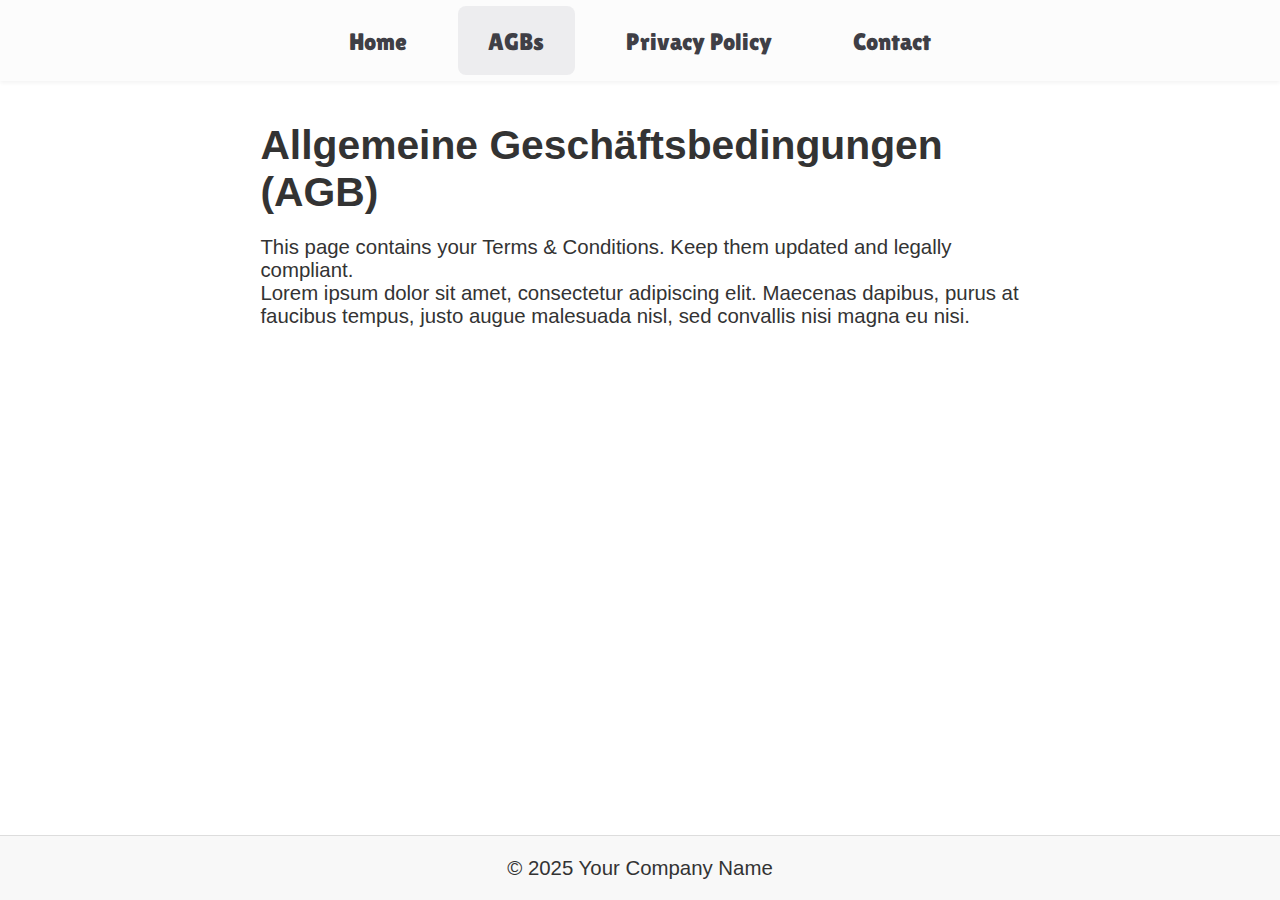
<file: agb.html>
<!DOCTYPE html>
<html lang="en">
<head>
  <meta charset="UTF-8" />
  <meta name="viewport" content="width=device-width, initial-scale=1.0"/>
  <title>AGBs | My Static AGB Website</title>
  <link rel="stylesheet" href="style.css" />
</head>
<body>
  <!-- Navigation Bar -->
  <nav class="navbar">
    <ul>
      <li><a href="index.html">Home</a></li>
      <li><a href="agb.html" class="active">AGBs</a></li>
      <li><a href="privacy.html">Privacy Policy</a></li>
      <li><a href="contact.html">Contact</a></li>
    </ul>
  </nav>

  <!-- Main Content -->
  <main>
    <section>
      <h1>Allgemeine Geschäftsbedingungen (AGB)</h1>
      <p>
        This page contains your Terms & Conditions. Keep them updated and legally compliant. 
      </p>
      <p>
        Lorem ipsum dolor sit amet, consectetur adipiscing elit. Maecenas 
        dapibus, purus at faucibus tempus, justo augue malesuada nisl, sed 
        convallis nisi magna eu nisi.
      </p>
    </section>
  </main>

  <!-- Footer (Optional) -->
  <footer>
    <p>&copy; 2025 Your Company Name</p>
  </footer>
</body>
</html>
</file>
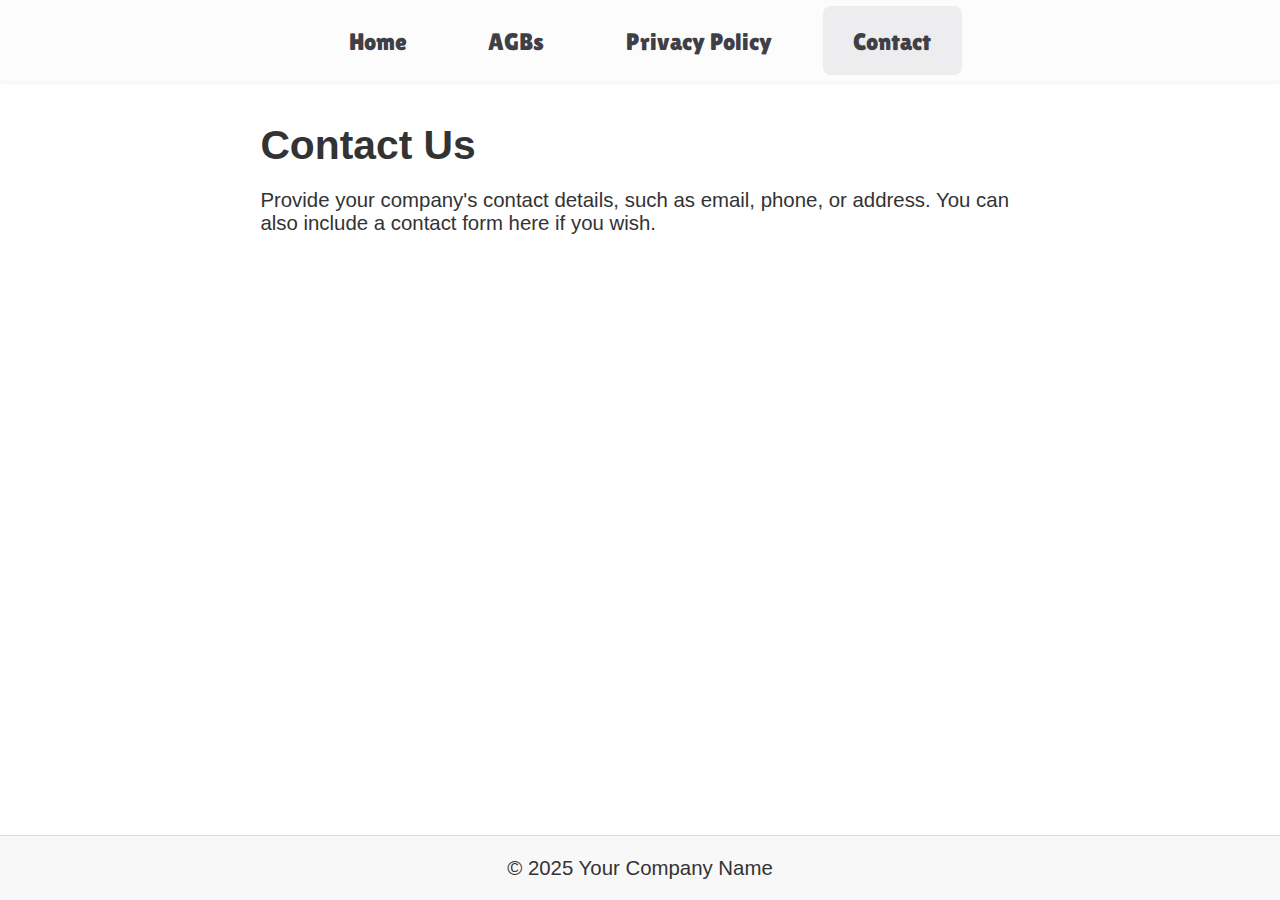
<file: contact.html>
<!DOCTYPE html>
<html lang="en">
<head>
  <meta charset="UTF-8" />
  <meta name="viewport" content="width=device-width, initial-scale=1.0"/>
  <title>Contact | My Static AGB Website</title>
  <link rel="stylesheet" href="style.css" />
</head>
<body>
  <!-- Navigation Bar -->
  <nav class="navbar">
    <ul>
      <li><a href="index.html">Home</a></li>
      <li><a href="agb.html">AGBs</a></li>
      <li><a href="privacy.html">Privacy Policy</a></li>
      <li><a href="contact.html" class="active">Contact</a></li>
    </ul>
  </nav>

  <!-- Main Content -->
  <main>
    <section>
      <h1>Contact Us</h1>
      <p>
        Provide your company's contact details, such as email, phone, or address. 
        You can also include a contact form here if you wish.
      </p>
    </section>
  </main>

  <!-- Footer (Optional) -->
  <footer>
    <p>&copy; 2025 Your Company Name</p>
  </footer>
</body>
</html>
</file>
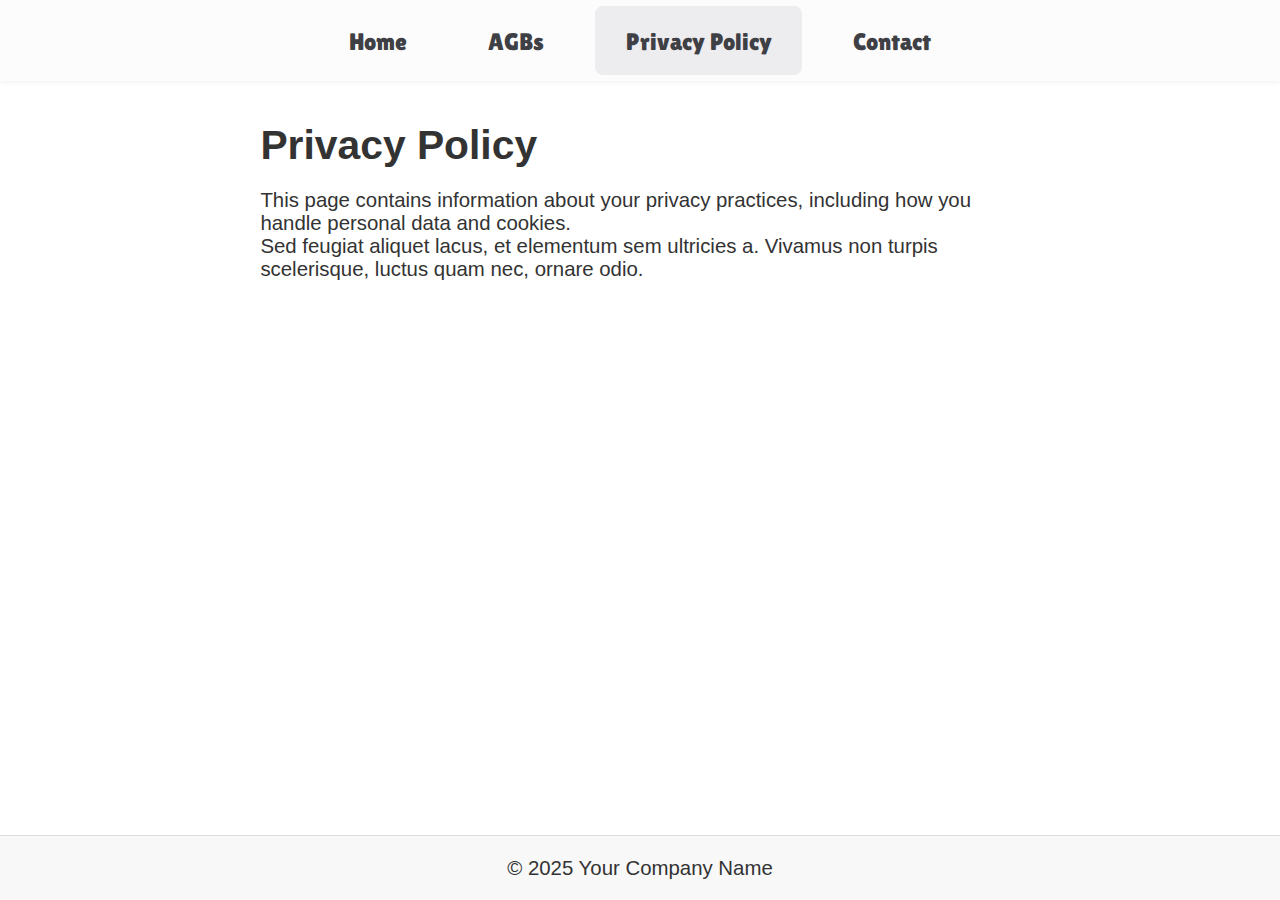
<file: privacy.html>
<!DOCTYPE html>
<html lang="en">
<head>
  <meta charset="UTF-8" />
  <meta name="viewport" content="width=device-width, initial-scale=1.0"/>
  <title>Privacy Policy | My Static AGB Website</title>
  <link rel="stylesheet" href="style.css" />
</head>
<body>
  <!-- Navigation Bar -->
  <nav class="navbar">
    <ul>
      <li><a href="/website/">Home</a></li>
      <li><a href="agb.html">AGBs</a></li>
      <li><a href="privacy.html" class="active">Privacy Policy</a></li>
      <li><a href="contact.html">Contact</a></li>
    </ul>
  </nav>

  <!-- Main Content -->
  <main>
    <section>
      <h1>Privacy Policy</h1>
      <p>
        This page contains information about your privacy practices, including
        how you handle personal data and cookies.
      </p>
      <p>
        Sed feugiat aliquet lacus, et elementum sem ultricies a. Vivamus non 
        turpis scelerisque, luctus quam nec, ornare odio.
      </p>
    </section>
  </main>

  <!-- Footer (Optional) -->
  <footer>
    <p>&copy; 2025 Your Company Name</p>
  </footer>
</body>
</html>
</file>
<file: style.css>
@import url('https://fonts.googleapis.com/css2?family=Lilita+One&display=swap');

/* Reset & base layout */
* {
  margin: 0;
  padding: 0;
  box-sizing: border-box;
}

html, body {
  height: 100%;
  width: 100%;
  font-size: calc(14px + 0.5vw);
  font-family: Mandali, sans-serif;
  color: #333;
  background-color: #fff;
  display: flex;
  flex-direction: column;
}

/* Ensure body grows but main fills remaining space */
body {
  min-height: 100vh;
}

/* Header / Navigation Bar */
.navbar {
  width: 100%;
  padding: 0.3rem 1rem;
  background-color: #f8f8f86f;
  box-shadow: rgba(0, 0, 0, 0.05) 0px 2px 4px 0px;
  font-family: 'Lilita One', sans-serif;
}

.navbar ul {
  list-style: none;
  display: flex;
  flex-wrap: wrap;
  justify-content: center;
  gap: 1rem;
  padding: 0;
  margin: 0;
}

.navbar a {
  display: block;
  padding: 1rem 1.5rem;
  text-decoration: none;
  color: rgb(63, 63, 70);
  font-size: 1.2rem;
  border-radius: 8px;
  transition: background-color 0.2s ease;
}

.navbar a:hover,
.navbar a.active {
  background-color: #EDEDEF;
}

/* Main Content */
main {
  flex: 1; /* This is key: allows main to expand and push footer to bottom */
  width: 100%;
  padding: 2rem 1rem;
  max-width: 800px;
  margin: 0 auto;
}

main h1,
main h2 {
  margin-bottom: 1rem;
}
.linkedin-icon {
  margin-left: 0.3rem;
  color: #0077b5;
  text-decoration: none;
  font-size: 1rem;
}

.linkedin-icon:hover {
  color: #005582;
}

/* Footer always at the bottom */
footer {
  width: 100%;
  text-align: center;
  padding: 1rem;
  background-color: #f8f8f8;
  border-top: 1px solid #ddd;
}

/* Mobile Navigation Styles */
.mobile-nav {
  display: flex;
  justify-content: flex-end;
  align-items: center;
  position: relative;
  padding: 0.5rem 1rem;
  background-color: #f8f8f8;
  box-shadow: rgba(0, 0, 0, 0.05) 0px 2px 4px;
  font-family: 'Lilita One', sans-serif;
}

.page-title {
  position: absolute;
  left: 50%;
  transform: translateX(-50%);
  font-size: 1.2rem;
  color: rgb(63, 63, 70);
  white-space: nowrap;
}

.menu-toggle {
  font-size: 1.5rem;
  background: none;
  border: none;
  cursor: pointer;
  color: rgb(63, 63, 70);
}

/* Hidden by default */
.mobile-menu {
  display: none;
  flex-direction: column;
  background-color: #f8f8f8;
  padding: 0.5rem 1rem;
  gap: 0.5rem;
  box-shadow: rgba(0, 0, 0, 0.05) 0px 2px 4px;
}

.mobile-menu a {
  text-decoration: none;
  color: rgb(63, 63, 70);
  font-size: 1.1rem;
  padding: 0.5rem;
  border-radius: 6px;
}

.mobile-menu a:hover {
  background-color: #EDEDEF;
}

.mobile-menu.show {
  display: flex;
}

/* Responsiveness */
@media (max-width: 600px) {
  .navbar a {
    font-size: 1rem;
    padding: 0.75rem 1rem;
  }

  main {
    padding: 1.5rem 1rem;
  }
}

/* Show mobile nav and hide desktop nav on small screens */
@media (max-width: 768px) {
  .navbar ul {
    display: none;
    flex-direction: column;
    gap: 0;
    margin-top: 0.5rem;
    background-color: #f8f8f86f;
  }

  .navbar ul.show {
    display: flex;
  }

  .navbar {
    display: none;
  }

  .mobile-nav {
    display: flex;
  }

  .navbar ul li a {
    padding: 0.8rem 1rem;
    font-size: 1rem;
  }
}

/* Ensure the mobile-menu does not appear on larger screens */
@media (min-width: 769px) {
  .mobile-menu,
  .mobile-nav {
    display: none !important;
  }
}
</file>
